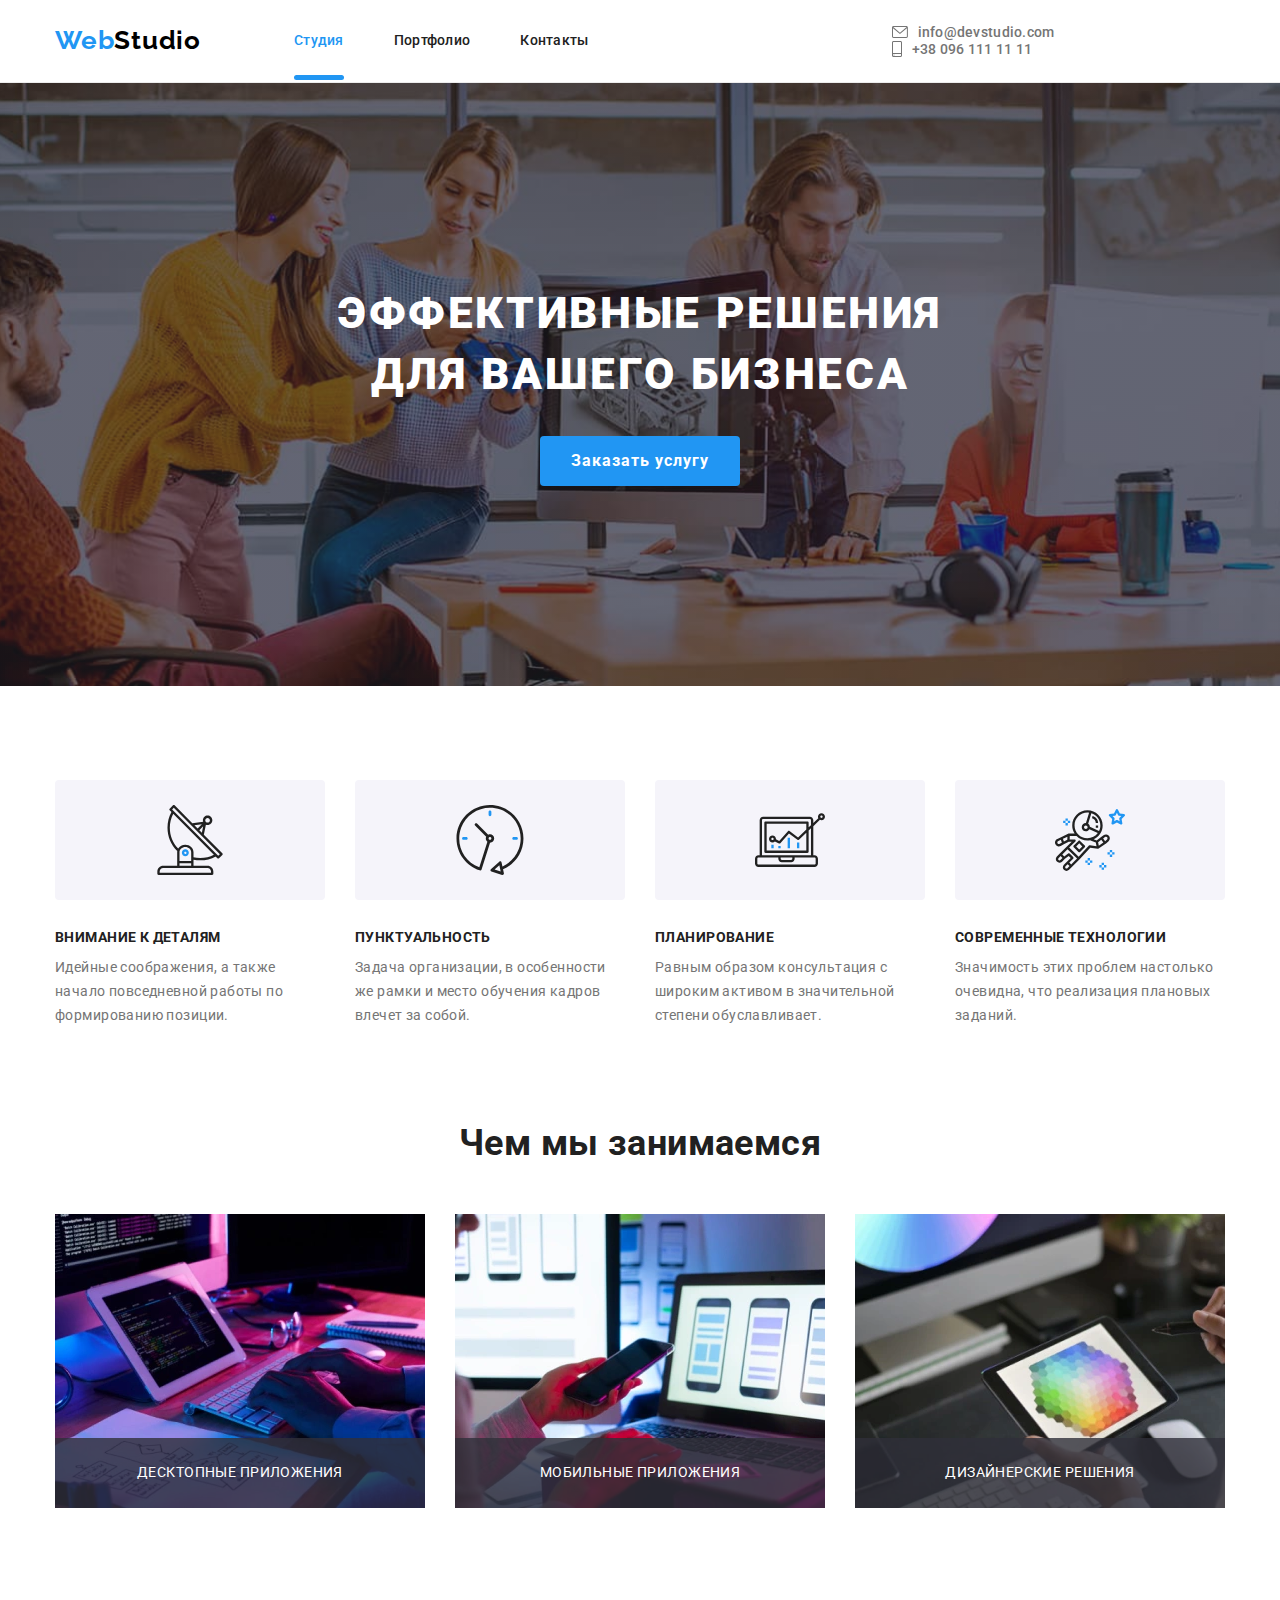
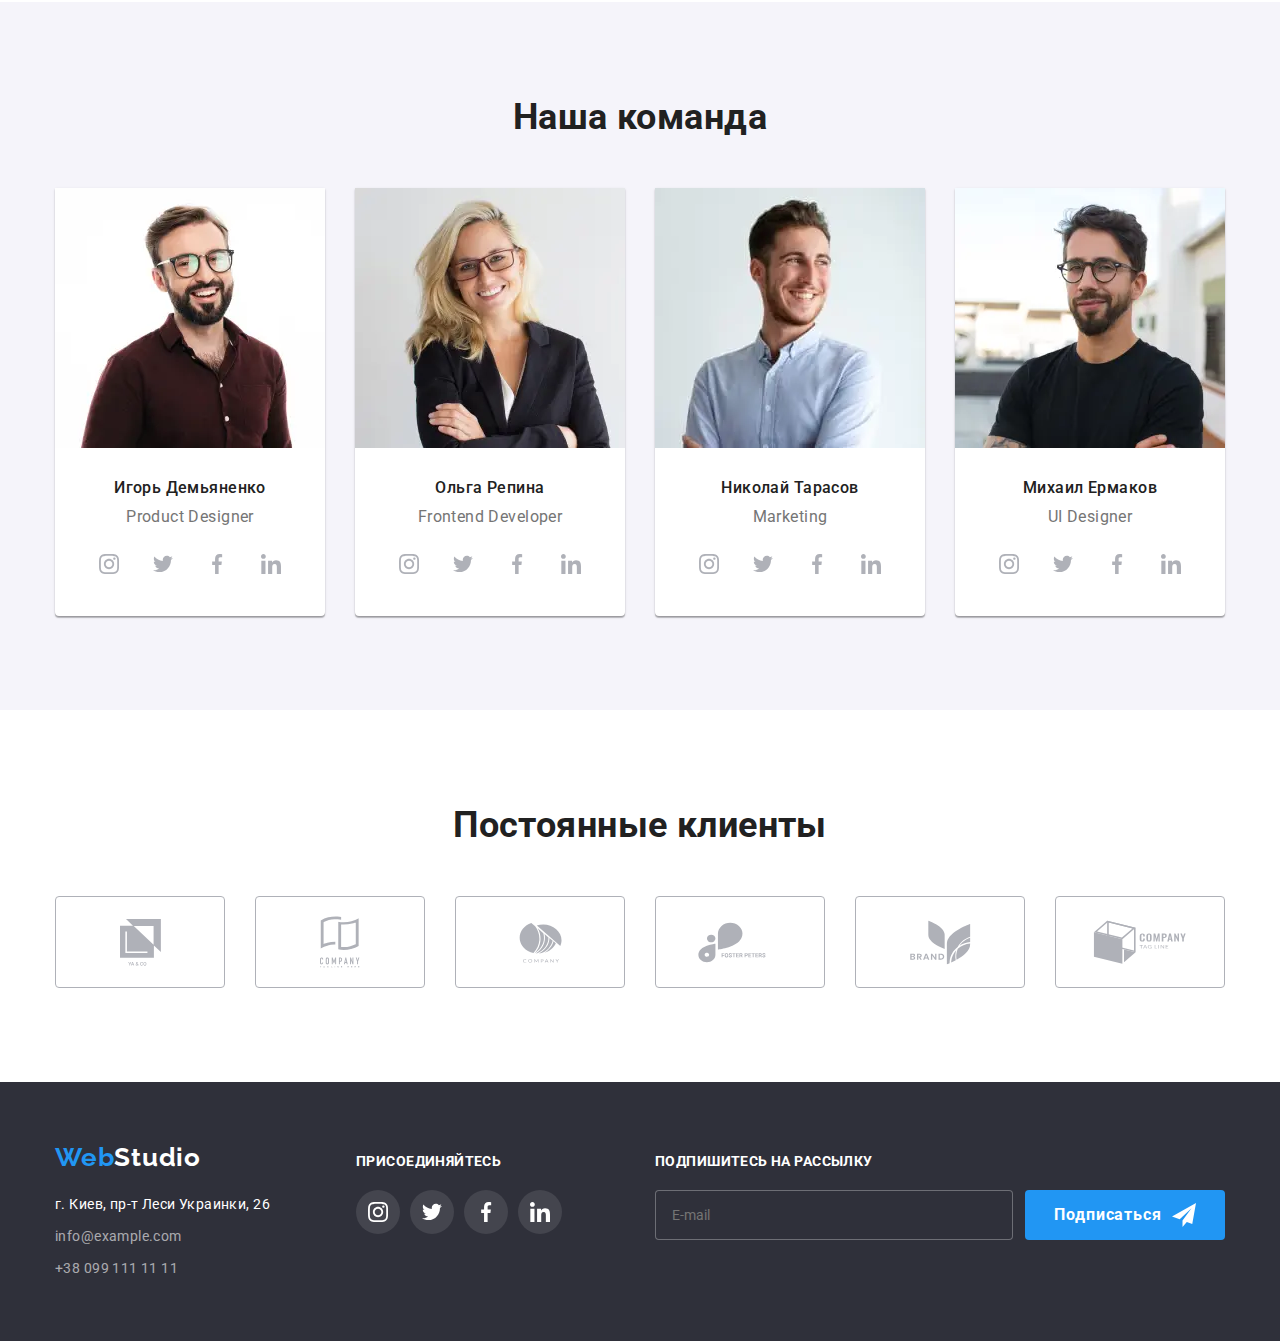
<file: index.html>
<!DOCTYPE html>
<html lang="ru">

<head>
    <meta charset="UTF-8">
    <meta http-equiv="X-UA-Compatible" content="IE=edge">
    <meta name="viewport" content="width=device-width, initial-scale=1.0">
    <link rel="preconnect" href="https://fonts.googleapis.com">
    <link rel="preconnect" href="https://fonts.gstatic.com" crossorigin>
    <link
        href="https://fonts.googleapis.com/css2?family=Raleway:wght@700&family=Roboto:wght@400;500;700;900&display=swap"
        rel="stylesheet">
    <link rel="stylesheet" href="./css/main.min.css">
    <title>Web Studio</title>
</head>

<body>
    <!--Шапка-->
    <header class="header">
        <div class="container container--flex">
            <div class="header-menu">
                <a href="./index.html" class="logo link-style logo--hidden">
                    Web<span class="logo--darker">Studio</span>
                </a>
                <button type="button" class="menu-button" aria-expanded="false" data-menu-button
                    aria-controls="header-nav">
                    <svg width="40" height="40" aria-label="переключатель меню">

                        <use class="icon-cross" href="./images/sprite.svg#cross"></use>
                        <use class="icon-menu" href="./images/sprite.svg#menu"></use>

                    </svg>
                </button>
            </div>
            <div class="header-nav" id="header-nav" data-menu>
                <nav class="navigation">
                    <ul class="navigation__list list">
                        <li class="navigation__item"><a href="./index.html"
                                class="navigation__link link-style current">Студия</a></li>
                        <li class="navigation__item"><a href="./portfolio.html"
                                class="navigation__link link-style ">Портфолио</a></li>
                        <li class="navigation__item"><a href="#" class="navigation__link link-style">Контакты</a></li>
                    </ul>
                </nav>
                <ul class="contact list">
                    <li class="contact__item link-mail">
                        <a href="mailto:info@devstudio.com" class="contact__link link-style">
                            <svg class="contact__icon" width="16" height="12">
                                <use href="./images/sprite.svg#envelope"></use>
                            </svg>
                            info@devstudio.com
                        </a>
                    </li>
                    <li class="contact__item link-tel">
                        <a href="tel:+380961111111" class="contact__link link-style">
                            <svg class="contact__icon" width="10" height="16">
                                <use href="./images/sprite.svg#smartphone"></use>
                            </svg>+38 096 111 11 11
                        </a>
                    </li>
                </ul>
                <ul class="header-nav__social list">
                    <li class="header-nav__item">
                        <a href="#" class="header-nav__social--accent link-style">Instagram</a>
                    </li>
                    <li class="header-nav__item">
                        <a href="#" class="header-nav__social--accent link-style">Twitter</a>
                    </li>
                    <li class="header-nav__item">
                        <a href="#" class="header-nav__social--accent link-style">Facebook</a>
                    </li>
                    <li class="header-nav__item">
                        <a href="#" class="header-nav__social--accent link-style">LinkedIn</a>
                    </li>
                </ul>
            </div>
        </div>
    </header>
    <main>
        <!--Герой-->
        <section class="section-hero">
            <div class="section-hero__container container ">
                <h1 class="section-hero__title">Эффективные решения для вашего бизнеса</h1>
                <button data-modal-open type="button" class="button-hero btn">Заказать услугу</button>
            </div>
        </section>
        <!--Наші переваги-->
        <section class="section-advantages">
            <div class="container">
                <h2 class="section-advantages__title--hidden">Наші переваги</h2>
                <ul class="list-advantages list">
                    <li class="list-advantages__item">
                        <div class="list-advantages__box">
                            <svg class="list-advantages__icon" width="70" height="70">
                                <use href="./images/sprite.svg#antenna"></use>
                            </svg>
                        </div>
                        <h3 class="list-advantages__subtitle">Внимание к деталям</h3>
                        <p class="list-advantages__text">Идейные соображения, а также начало
                            повседневной работы по формированию позиции.</p>
                    </li>
                    <li class="list-advantages__item">
                        <div class="list-advantages__box">
                            <svg class="list-advantages__icon" width="70" height="70">
                                <use href="./images/sprite.svg#clock"></use>
                            </svg>
                        </div>
                        <h3 class="list-advantages__subtitle">Пунктуальность</h3>
                        <p class="list-advantages__text">Задача организации, в особенности же рамки
                            и место обучения кадров влечет за собой.</p>
                    </li>
                    <li class="list-advantages__item">
                        <div class="list-advantages__box">
                            <svg class="list-advantages__icon" width="70" height="70">
                                <use href="./images/sprite.svg#diagram"></use>
                            </svg>
                        </div>
                        <h3 class="list-advantages__subtitle">Планирование</h3>
                        <p class="list-advantages__text">Равным образом консультация с широким активом
                            в значительной степени обуславливает.</p>
                    </li>
                    <li class="list-advantages__item">
                        <div class="list-advantages__box">
                            <svg class="list-advantages__icon" width="70" height="70">
                                <use href="./images/sprite.svg#astronaut"></use>
                            </svg>
                        </div>
                        <h3 class="list-advantages__subtitle">Современные технологии</h3>
                        <p class="list-advantages__text">Значимость этих проблем настолько очевидна,
                            что реализация плановых заданий.</p>
                    </li>
                </ul>
            </div>
        </section>
        <!--Чем мы занимаемся-->
        <section class="section-work">
            <div class="container">
                <h2 class="container__title">Чем мы занимаемся</h2>
                <div class="block-work">
                    <a href="./index.html">
                        <img src="images/img.webp" alt="" width="370">
                        <p class="block-work__label">Десктопные приложения</p>
                    </a>
                    <a href="./index.html">
                        <img src="images/img1.webp" alt="" width="370">
                        <p class="block-work__label">Мобильные приложения</p>
                    </a>
                    <a href="./index.html">
                        <img src="images/img2.webp" alt="" width="370">
                        <p class="block-work__label">Дизайнерские решения</p>
                    </a>
                </div>
            </div>
        </section>
        <!--Наша команда-->
        <section class="section-team">
            <div class="container">
                <h2 class="container__title">Наша команда</h2>
                <ul class="list-team list">
                    <li class="list-team__card">
                        <picture>
                            <source srcset="
                                        images/mobile-img/team-img/img3.webp,
                                        images/mobile-img/team-img/img3@2x.webp 2x
                                        " media="(max-width: 767px)" type="image/webp">
                            <source srcset="
                                        images/mobile-img/team-img/img3.jpg,
                                        images/mobile-img/team-img/img3@2x.jpg 2x
                                        " media="(max-width: 767px)">
                            <source srcset="
                                        images/desktop-img/team-img/img3.webp,
                                        images/desktop-img/team-img/img3@2x.webp 2x
                                        " media="(min-width: 1200px)" type="image/webp">
                            <source srcset="
                                        images/desktop-img/team-img/img3.jpg,
                                        images/desktop-img/team-img/img3@2x.jpg 2x
                                        " media="(min-width: 1200px)">
                            <source srcset="
                                        images/tablet-img/team-img/img3.webp,
                                        images/tablet-img/team-img/img3@2x.webp 2x
                                        " media="(min-width: 768px)" type="image/webp">
                            <source srcset="
                                        images/tablet-img/team-img/img3.jpg,
                                        images/tablet-img/team-img/img3@2x.jpg 2x
                                        " media="(min-width: 768px)">

                            <img src="images/desktop-img/team-img/img3.jpg" alt="русявий хлопець в окулярах з бородою">
                        </picture>

                        <div class="member-card">
                            <h3 class="member-card__title">Игорь Демьяненко</h3>
                            <p>Product Designer</p>
                            <div class="member-card__box">
                                <ul class="lists-networks list">
                                    <li class="lists-networks__item">
                                        <a href="" class="lists-networks__link" aria-label="instagram">
                                            <svg class="lists-networks__icon" width="20" height="20">
                                                <use href="./images/sprite.svg#instagram"></use>
                                            </svg>
                                        </a>
                                    </li>
                                    <li class="lists-networks__item">
                                        <a href="" class="lists-networks__link" aria-label="twitter">
                                            <svg class="lists-networks__icon" width="20" height="20">
                                                <use href="./images/sprite.svg#twitter"></use>
                                            </svg>
                                        </a>
                                    </li>
                                    <li class="lists-networks__item">
                                        <a href="" class="lists-networks__link" aria-label="facebook">
                                            <svg class="lists-networks__icon" width="20" height="20">
                                                <use href="./images/sprite.svg#facebook">
                                                </use>
                                            </svg>
                                        </a>
                                    </li>
                                    <li class="lists-networks__item">
                                        <a href="" class="lists-networks__link" aria-label="linkedin">
                                            <svg class="lists-networks__icon" width="20" height="20">
                                                <use href="./images/sprite.svg#linkedin"></use>
                                            </svg>
                                        </a>
                                    </li>
                                </ul>
                            </div>
                        </div>
                    </li>

                    <li class="list-team__card">
                        <picture>
                            <source srcset="
                                        images/mobile-img/team-img/img4.webp,
                                        images/mobile-img/team-img/img4@2x.webp 2x
                                        " media="(max-width: 767px)" type="image/webp">
                            <source srcset="
                                        images/mobile-img/team-img/img4.jpg,
                                        images/mobile-img/team-img/img4@2x.jpg 2x
                                        " media="(max-width: 767px)">
                            <source srcset="
                                        images/desktop-img/team-img/img4.webp,
                                        images/desktop-img/team-img/img4@2x.webp 2x
                                        " media="(min-width: 1200px)" type="image/webp">
                            <source srcset="
                                        images/desktop-img/team-img/img4.jpg,
                                        images/desktop-img/team-img/img4@2x.jpg 2x
                                        " media="(min-width: 1200px)">
                            <source srcset="
                                        images/tablet-img/team-img/img4.webp,
                                        images/tablet-img/team-img/img4@2x.webp 2x
                                        " media="(min-width: 768px)" type="image/webp">
                            <source srcset="
                                        images/tablet-img/team-img/img4.jpg,
                                        images/tablet-img/team-img/img4@2x.jpg 2x
                                        " media="(min-width: 768px)">

                            <img src="images/desktop-img/team-img/img4.jpg"
                                alt="дівчина в діловому костюмі і окулярах посміхається">
                        </picture>
                        <div class="member-card">
                            <h3 class="member-card__title">Ольга Репина</h3>
                            <p>Frontend Developer</p>
                            <div class="member-card__box">
                                <ul class="lists-networks list">
                                    <li class="lists-networks__item">
                                        <a href="" class="lists-networks__link" aria-label="instagram">
                                            <svg class="lists-networks__icon" width="20" height="20">
                                                <use href="./images/sprite.svg#instagram"></use>
                                            </svg>
                                        </a>
                                    </li>
                                    <li class="lists-networks__item">
                                        <a href="" class="lists-networks__link" aria-label="twitter">
                                            <svg class="lists-networks__icon" width="20" height="20">
                                                <use href="./images/sprite.svg#twitter"></use>
                                            </svg>
                                        </a>
                                    </li>
                                    <li class="lists-networks__item">
                                        <a href="" class="lists-networks__link" aria-label="facebook">
                                            <svg class="lists-networks__icon" width="20" height="20">
                                                <use href="./images/sprite.svg#facebook">
                                                </use>
                                            </svg>
                                        </a>
                                    </li>
                                    <li class="lists-networks__item">
                                        <a href="" class="lists-networks__link" aria-label="linkedin">
                                            <svg class="lists-networks__icon" width="20" height="20">
                                                <use href="./images/sprite.svg#linkedin"></use>
                                            </svg>
                                        </a>
                                    </li>
                                </ul>
                            </div>
                        </div>
                    </li>

                    <li class="list-team__card">
                        <picture>
                            <source srcset="
                                        images/mobile-img/team-img/img5.webp,
                                        images/mobile-img/team-img/img5@2x.webp 2x
                                        " media="(max-width: 767px)" type="image/webp">
                            <source srcset="
                                        images/mobile-img/team-img/img5.jpg,
                                        images/mobile-img/team-img/img5@2x.jpg 2x
                                        " media="(max-width: 767px)">
                            <source srcset="
                                        images/desktop-img/team-img/img5.webp,
                                        images/desktop-img/team-img/img5@2x.webp 2x
                                        " media="(min-width: 1200px)" type="image/webp">
                            <source srcset="
                                        images/desktop-img/team-img/img5.jpg,
                                        images/desktop-img/team-img/img5@2x.jpg 2x
                                        " media="(min-width: 1200px)">
                            <source srcset="
                                        images/tablet-img/team-img/img5.webp,
                                        images/tablet-img/team-img/img5@2x.webp 2x
                                        " media="(min-width: 768px)" type="image/webp">
                            <source srcset="
                                        images/tablet-img/team-img/img5.jpg,
                                        images/tablet-img/team-img/img5@2x.jpg 2x
                                        " media="(min-width: 768px)">

                            <img src="images/desktop-img/team-img/img5.jpg"
                                alt="світлий хлопець в білій сорочці посміхається">
                        </picture>
                        <div class="member-card">
                            <h3 class="member-card__title">Николай Тарасов</h3>
                            <p>Marketing</p>
                            <div class="member-card__box">
                                <ul class="lists-networks list">
                                    <li class="lists-networks__item">
                                        <a href="" class="lists-networks__link" aria-label="instagram">
                                            <svg class="lists-networks__icon" width="20" height="20">
                                                <use href="./images/sprite.svg#instagram"></use>
                                            </svg>
                                        </a>
                                    </li>
                                    <li class="lists-networks__item">
                                        <a href="" class="lists-networks__link" aria-label="twitter">
                                            <svg class="lists-networks__icon" width="20" height="20">
                                                <use href="./images/sprite.svg#twitter"></use>
                                            </svg>
                                        </a>
                                    </li>
                                    <li class="lists-networks__item">
                                        <a href="" class="lists-networks__link" aria-label="facebook">
                                            <svg class="lists-networks__icon" width="20" height="20">
                                                <use href="./images/sprite.svg#facebook">
                                                </use>
                                            </svg>
                                        </a>
                                    </li>
                                    <li class="lists-networks__item">
                                        <a href="" class="lists-networks__link" aria-label="linkedin">
                                            <svg class="lists-networks__icon" width="20" height="20">
                                                <use href="./images/sprite.svg#linkedin"></use>
                                            </svg>
                                        </a>
                                    </li>
                                </ul>
                            </div>
                        </div>
                    </li>

                    <li class="list-team__card">
                        <picture>
                            <source srcset="
                                        images/mobile-img/team-img/img6.webp,
                                        images/mobile-img/team-img/img6@2x.webp 2x
                                        " media="(max-width: 767px)" type="image/webp">
                            <source srcset="
                                        images/mobile-img/team-img/img6.jpg,
                                        images/mobile-img/team-img/img6@2x.jpg 2x
                                        " media="(max-width: 767px)">
                            <source srcset="
                                        images/desktop-img/team-img/img6.webp,
                                        images/desktop-img/team-img/img6@2x.webp 2x
                                        " media="(min-width: 1200px)" type="image/webp">
                            <source srcset="
                                        images/desktop-img/team-img/img6.jpg,
                                        images/desktop-img/team-img/img6@2x.jpg 2x
                                        " media="(min-width: 1200px)">
                            <source srcset="
                                        images/tablet-img/team-img/img6.webp,
                                        images/tablet-img/team-img/img6@2x.webp 2x
                                        " media="(min-width: 768px)" type="image/webp">
                            <source srcset="
                                        images/tablet-img/team-img/img6.jpg,
                                        images/tablet-img/team-img/img6@2x.jpg 2x
                                        " media="(min-width: 768px)">

                            <img src="images/desktop-img/team-img/img6.jpg" alt="хлопець шатен в окулярах з бородою">
                        </picture>
                        <div class="member-card">
                            <h3 class="member-card__title">Михаил Ермаков</h3>
                            <p>UI Designer</p>
                            <div class="member-card__box">
                                <ul class="lists-networks list">
                                    <li class="lists-networks__item">
                                        <a href="" class="lists-networks__link" aria-label="instagram">
                                            <svg class="lists-networks__icon" width="20" height="20">
                                                <use href="./images/sprite.svg#instagram"></use>
                                            </svg>
                                        </a>
                                    </li>
                                    <li class="lists-networks__item">
                                        <a href="" class="lists-networks__link" aria-label="twitter">
                                            <svg class="lists-networks__icon" width="20" height="20">
                                                <use href="./images/sprite.svg#twitter"></use>
                                            </svg>
                                        </a>
                                    </li>
                                    <li class="lists-networks__item">
                                        <a href="" class="lists-networks__link" aria-label="facebook">
                                            <svg class="lists-networks__icon" width="20" height="20">
                                                <use href="./images/sprite.svg#facebook">
                                                </use>
                                            </svg>
                                        </a>
                                    </li>
                                    <li class="lists-networks__item">
                                        <a href="" class="lists-networks__link" aria-label="linkedin">
                                            <svg class="lists-networks__icon" width="20" height="20">
                                                <use href="./images/sprite.svg#linkedin"></use>
                                            </svg>
                                        </a>
                                    </li>
                                </ul>
                            </div>
                        </div>
                    </li>
                </ul>
            </div>
        </section>
        <!--COMPANY-->
        <section class="company">
            <div class="container">
                <h2 class="container__title">Постоянные клиенты</h2>
                <div class="box-company">
                    <ul class="list-company list">
                        <li class="list-company__item">
                            <a href="" class="list-company__link">
                                <svg class="list-company__icon" width="41" height="47">
                                    <use href="./images/sprite.svg#client1"></use>
                                </svg>
                            </a>
                        </li>
                        <li class="list-company__item">
                            <a href="" class="list-company__link">
                                <svg class="list-company__icon" width="40" height="52">
                                    <use href="./images/sprite.svg#client2"></use>
                                </svg>
                            </a>
                        </li>
                        <li class="list-company__item">
                            <a href="" class="list-company__link">
                                <svg class="list-company__icon" width="43" height="41">
                                    <use href="./images/sprite.svg#client3"></use>
                                </svg>
                            </a>
                        </li>
                        <li class="list-company__item">
                            <a href="" class="list-company__link">
                                <svg class="list-company__icon" width="84" height="41">
                                    <use href="./images/sprite.svg#client4"></use>
                                </svg>
                            </a>
                        </li>
                        <li class="list-company__item">
                            <a href="" class="list-company__link">
                                <svg class="list-company__icon" width="63" height="45">
                                    <use href="./images/sprite.svg#client5"></use>
                                </svg>
                            </a>
                        </li>
                        <li class="list-company__item">
                            <a href="" class="list-company__link">
                                <svg class="list-company__icon" width="94" height="44">
                                    <use href="./images/sprite.svg#client6"></use>
                                </svg>
                            </a>
                        </li>
                    </ul>
                </div>
            </div>
        </section>
    </main>
    <!--Футер-->
    <footer class="footer">
        <div class="container footer__container">
            <div class="footer__address">
                <div class="bock-logo footer__logo">
                    <a href="./index.html" class="bock-logo__link logo link-style">
                        Web<span class="bock-logo__link--lighter">Studio</span>
                    </a>
                </div>

                <address class="addr">
                    <ul class="list-address list">
                        <li class="list-address__item">
                            <span class="list-address__item--lighter">г. Киев, пр-т Леси Украинки, 26</span>
                        </li>
                        <li class="list-address__item"><a href="mailto:info@example.com"
                                class="list-address__item--darker link-style">info@example.com</a>
                        </li>
                        <li class="list-address__item"><a href="tel:+380991111111"
                                class="list-address__item--darker link-style">+38 099 111 11 11</a>
                        </li>
                    </ul>
                </address>
            </div>
            <div class="block-social footer__social">
                <h3 class="block-social__title ">присоединяйтесь</h3>
                <ul class="lists-networks list">
                    <li class="lists-networks__item">
                        <a href="" class="lists-networks__link lists-networks__link--dark" aria-label="instagram">
                            <svg class="lists-networks__icon lists-networks__icon--light" width="20" height="20">
                                <use href="./images/sprite.svg#instagram"></use>
                            </svg>
                        </a>
                    </li>
                    <li class="lists-networks__item">
                        <a href="" class="lists-networks__link lists-networks__link--dark" aria-label="twitter">
                            <svg class="lists-networks__icon lists-networks__icon--light" width="20" height="20">
                                <use href="./images/sprite.svg#twitter"></use>
                            </svg>
                        </a>
                    </li>
                    <li class="lists-networks__item">
                        <a href="" class="lists-networks__link lists-networks__link--dark" aria-label="facebook">
                            <svg class="lists-networks__icon lists-networks__icon--light" width="20" height="20">
                                <use href="./images/sprite.svg#facebook">
                                </use>
                            </svg>
                        </a>
                    </li>
                    <li class="lists-networks__item">
                        <a href="" class="lists-networks__link lists-networks__link--dark" aria-label="linkedin">
                            <svg class="lists-networks__icon lists-networks__icon--light" width="20" height="20">
                                <use href="./images/sprite.svg#linkedin"></use>
                            </svg>
                        </a>
                    </li>
                </ul>
            </div>
            <div class="footer__mailing">
                <form class="form-mailing">
                    <label for="E-mail" class="form-mailing__label">Подпишитесь на рассылку</label>
                    <div class="form-mailing__box">
                        <input type="email" name="email" id="E-mail" class="form-mailing__input" placeholder="E-mail"
                            required>
                        <button type="submit" class="button-mailing btn">
                            <span class="button-mailing__text">Подписаться</span>
                            <svg width="24" height="24" class="button-mailing__icon">
                                <use href="./images/sprite.svg#icon-send"></use>
                            </svg>
                        </button>
                    </div>
                </form>
            </div>
        </div>
    </footer>
    <!-- BACKDROP -->
    <div class="backdrop backdrop--hidden" data-modal>
        <div class="modal">
            <button data-modal-close type="button" class="btn-close">
                <svg class="btn-close__icon" width="11" height="11">
                    <use href="./images/sprite.svg#close"></use>
                </svg>
            </button>
            <b class="modal__legend">Оставьте свои данные, мы вам перезвоним</b>
            <form class="form-modal">
                <div class="form-modal__field">
                    <label for="inp-name" class="form-modal__label">Имя</label>
                    <div class="form-modal__thumb">
                        <input type="text" name="text" id="inp-name" class="field" required>
                        <svg class="field__icon" width="18" height="18">
                            <use href="./images/sprite.svg#input-name"></use>
                        </svg>
                    </div>
                </div>
                <div class="form-modal__field">
                    <label for="inp-tel" class="form-modal__label">Телефон</label>
                    <div class="form-modal__thumb">
                        <input type="tel" name="tel" id="inp-tel" class="field" required>
                        <svg class="field__icon" width="18" height="18">
                            <use href="./images/sprite.svg#input-tel"></use>
                        </svg>
                    </div>
                </div>
                <div class="form-modal__field">
                    <label for="inp-mail" class="form-modal__label">Почта</label>
                    <div class="form-modal__thumb">
                        <input type="email" name="email" id="inp-mail" class="field" required>
                        <svg class="field__icon" width="18" height="18">
                            <use href="./images/sprite.svg#input-mail"></use>
                        </svg>
                    </div>
                </div>
                <div class="form-modal__field ">
                    <label for="comment" class="form-modal__label">Комментарий</label>
                    <textarea name="comment" id="comment" class="textarea" rows="7"
                        placeholder="Введите текст"></textarea>
                </div>
                <div class="modal__contract">
                    <label for="inp-contract" class="label-checkbox">
                        <input type="checkbox" name="checkbox-contract" id="inp-contract" class="label-checkbox__input">
                        <span class="label-checkbox__check"></span>
                    </label>
                    <span class="label-checkbox__contract">Соглашаюсь с рассылкой и принимаю
                        <a href="https://uk.wikipedia.org/wiki/Договір" class="label-checkbox__link link-style">Условия
                            договора</a>
                    </span>
                </div>
                <button type="submit" class="btn-submit btn">Отправить</button>
            </form>
        </div>
    </div>
    <script src="./js/modal.js"></script>
    <script src="./js/headerMenu.js"></script>
</body>

</html>
</file>
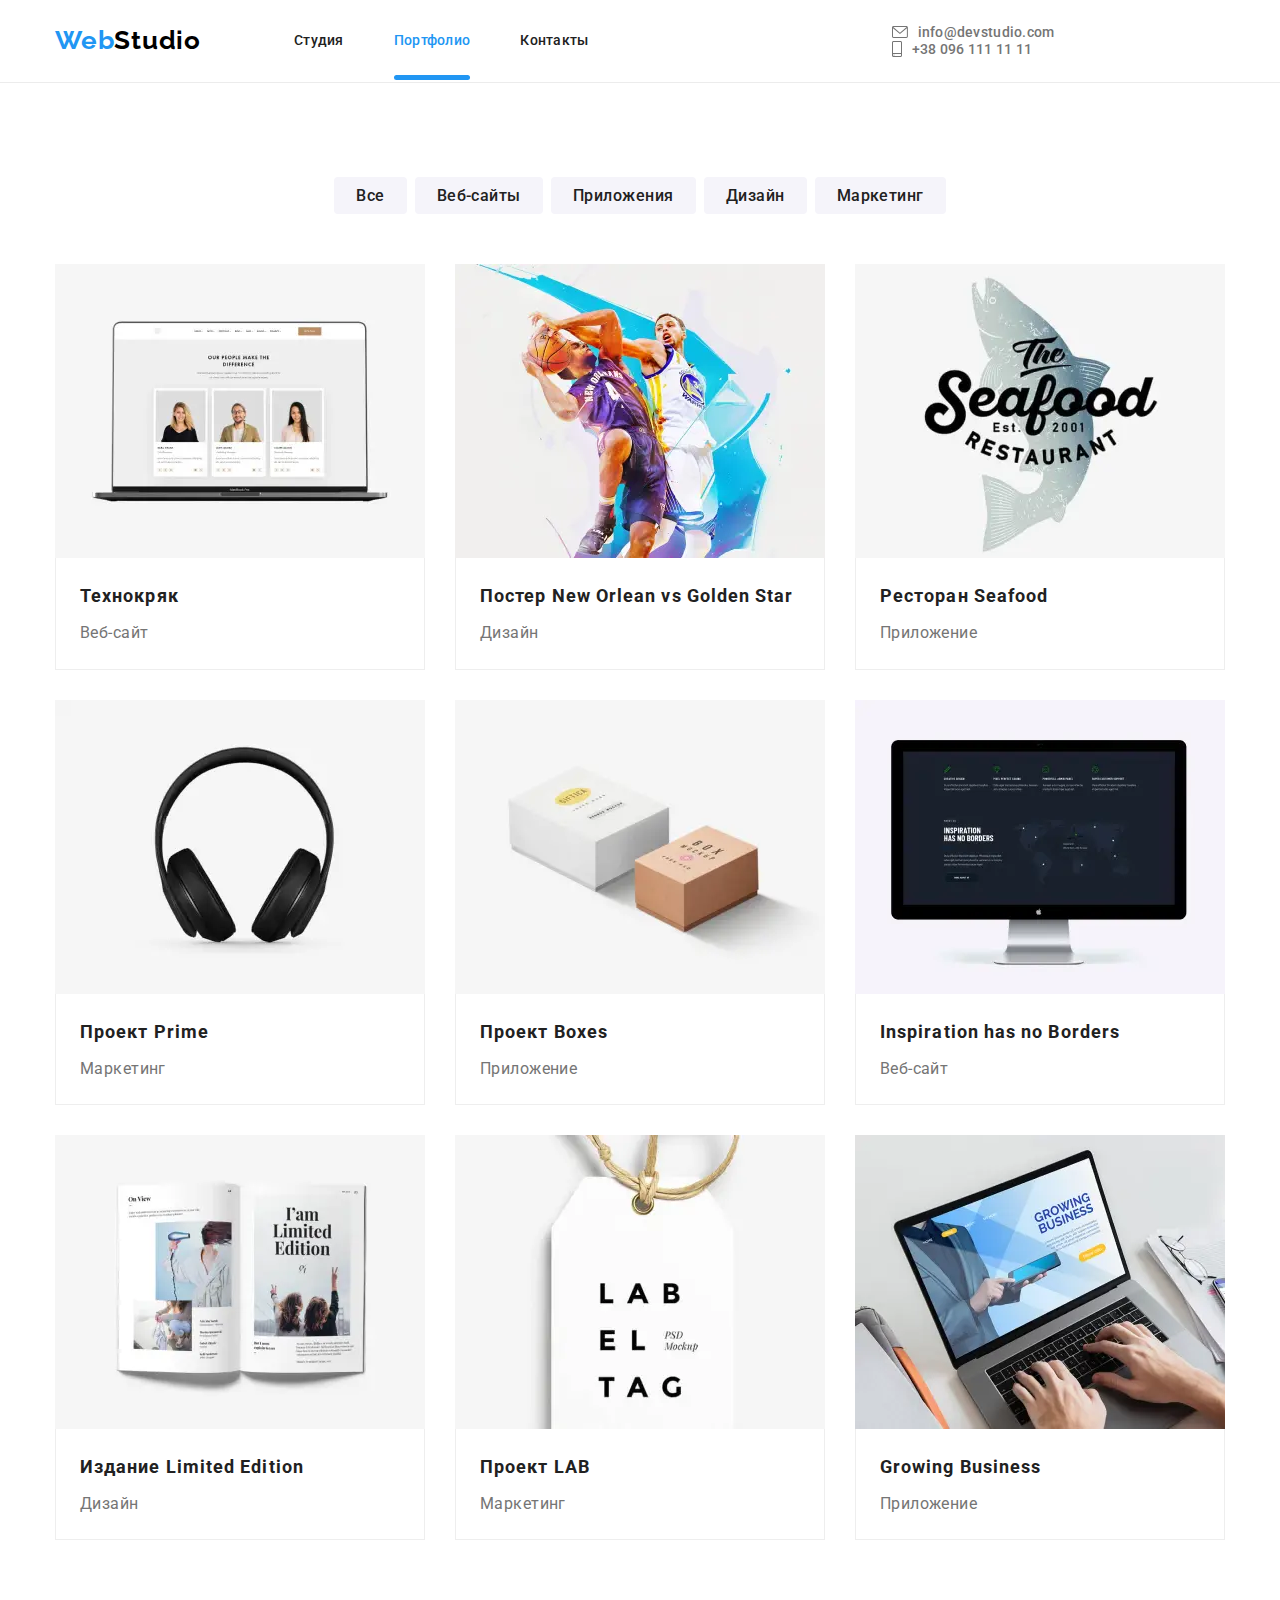
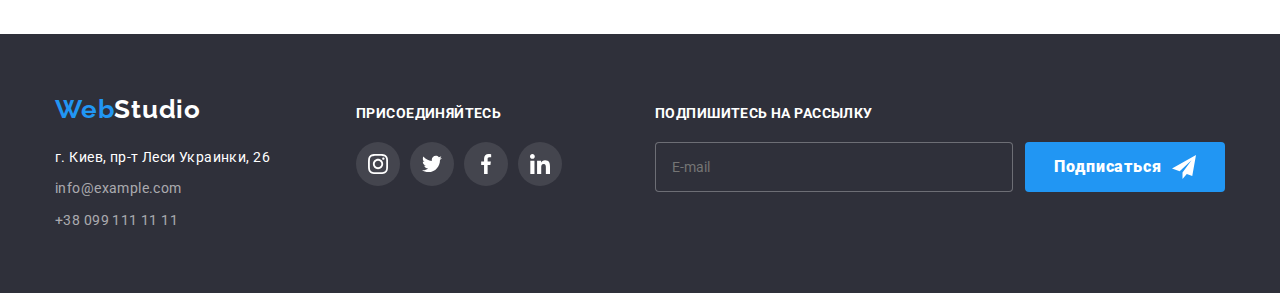
<file: portfolio.html>
<!DOCTYPE html>
<html lang="ru">

<head>
    <meta charset="UTF-8">
    <meta http-equiv="X-UA-Compatible" content="IE=edge">
    <meta name="viewport" content="width=device-width, initial-scale=1.0">
    <link rel="preconnect" href="https://fonts.googleapis.com">
    <link rel="preconnect" href="https://fonts.gstatic.com" crossorigin>
    <link
        href="https://fonts.googleapis.com/css2?family=Raleway:wght@700&family=Roboto:wght@400;500;700;900&display=swap"
        rel="stylesheet">
    <link rel="stylesheet" href="./css/portfolio.min.css">
    <title>Portfolio</title>
</head>

<body>
    <!--Шапка-->
    <header class="header">
        <div class="container container--flex">
            <div class="header-menu">
                <a href="./index.html" class="logo link-style logo--hidden">
                    Web<span class="logo--darker">Studio</span>
                </a>
                <button type="button" class="menu-button" aria-expanded="false" data-menu-button
                    aria-controls="header-nav">
                    <svg width="40" height="40" aria-label="переключатель меню">

                        <use class="icon-cross" href="./images/sprite.svg#cross"></use>
                        <use class="icon-menu" href="./images/sprite.svg#menu"></use>

                    </svg>
                </button>
            </div>
            <div class="header-nav" id="header-nav" data-menu>
                <nav class="navigation">
                    <ul class="navigation__list list">
                        <li class="navigation__item"><a href="./index.html"
                                class="navigation__link link-style ">Студия</a></li>
                        <li class="navigation__item"><a href="./portfolio.html"
                                class="navigation__link link-style current">Портфолио</a></li>
                        <li class="navigation__item"><a href="#" class="navigation__link link-style">Контакты</a></li>
                    </ul>
                </nav>
                <ul class="contact list">
                    <li class="contact__item link-mail">
                        <a href="mailto:info@devstudio.com" class="contact__link link-style">
                            <svg class="contact__icon" width="16" height="12">
                                <use href="./images/sprite.svg#envelope"></use>
                            </svg>
                            info@devstudio.com
                        </a>
                    </li>
                    <li class="contact__item link-tel">
                        <a href="tel:+380961111111" class="contact__link link-style">
                            <svg class="contact__icon" width="10" height="16">
                                <use href="./images/sprite.svg#smartphone"></use>
                            </svg>+38 096 111 11 11
                        </a>
                    </li>
                </ul>
                <ul class="header-nav__social list">
                    <li class="header-nav__item"><a href="#" class="header-nav__social--accent link-style">Instagram</a>
                    </li>
                    <li class="header-nav__item"><a href="#" class="header-nav__social--accent link-style">Twitter</a>
                    </li>
                    <li class="header-nav__item"><a href="#" class="header-nav__social--accent link-style">Facebook</a>
                    </li>
                    <li class="header-nav__item"><a href="#" class="header-nav__social--accent link-style">LinkedIn</a>
                    </li>
                </ul>
            </div>
        </div>
    </header>
    <main>
        <section class="section-portfolio">
            <div class="container">
                <h1 class="section-portfolio__title--hidden">Портфолио</h1>
                <!-- Фільтр -->
                <ul class="list-filter section-portfolio__filter list">
                    <li class="list-filter__item"><button type="button" class="button-filter">Все</button></li>
                    <li class="list-filter__item"><button type="button" class="button-filter">Веб-сайты</button></li>
                    <li class="list-filter__item"><button type="button" class="button-filter">Приложения</button></li>
                    <li class="list-filter__item"><button type="button" class="button-filter">Дизайн</button></li>
                    <li class="list-filter__item"><button type="button" class="button-filter">Маркетинг</button></li>
                </ul>
                <!-- список набору -->
                <ul class="list-cadrs section-portfolio__cadrs list">
                    <li class="list-cadrs__item">
                        <a href="" class="list-cadrs__link link-style">
                            <div class="box-overlay">
                                <picture>
                                    <source srcset="
                                            images/mobile-img/portfolio/img_p.webp,
                                            images/mobile-img/portfolio/img_p@2x.webp 2x
                                            " media="(max-width: 767px)" type="image/webp">
                                    <source srcset="
                                            images/mobile-img/portfolio/img_p.jpg,
                                            images/mobile-img/portfolio/img_p@2x.jpg 2x
                                            " media="(max-width: 767px)">
                                    <source srcset="
                                            images/desktop-img/portfolio/img_p.webp,
                                            images/desktop-img/portfolio/img_p@2x.webp 2x
                                            " media="(min-width: 1200px)" type="image/webp">
                                    <source srcset="
                                            images/desktop-img/portfolio/img_p.jpg,
                                            images/desktop-img/portfolio/img_p@2x.jpg 2x
                                            " media="(min-width: 1200px)">
                                    <source srcset="
                                            images/tablet-img/portfolio/img_p.webp,
                                            images/tablet-img/portfolio/img_p@2x.webp 2x
                                            " media="(min-width: 768px)" type="image/webp">
                                    <source srcset="
                                            images/tablet-img/portfolio/img_p.jpg,
                                            images/tablet-img/portfolio/img_p@2x.jpg 2x
                                            " media="(min-width: 768px)">


                                    <img src="./images/img_p.webp" alt="">
                                </picture>

                                <div class="overlay-portfolio">
                                    <p class="overlay-portfolio__text">Технокряк это современная площадка
                                        распространения
                                        коронавируса. Компании используют эту платформу для
                                        цифрового шпионажа и атак на защищённые
                                        сервера конкурентов.
                                    </p>
                                </div>
                            </div>
                            <div class="subtitle-content">
                                <h2 class="list-cadrs__subtitle">Технокряк</h2>
                                <p class="list-cadrs__description">Веб-сайт</p>
                            </div>
                        </a>
                    </li>
                    <li class="list-cadrs__item">
                        <a href="" class="list-cadrs__link link-style">
                            <div class="box-overlay">
                                <picture>
                                    <source srcset="
                                            images/mobile-img/portfolio/img_p1.webp,
                                            images/mobile-img/portfolio/img_p1@2x.webp 2x
                                            " media="(max-width: 767px)" type="image/webp">
                                    <source srcset="
                                            images/mobile-img/portfolio/img_p1.jpg,
                                            images/mobile-img/portfolio/img_p1@2x.jpg 2x
                                            " media="(max-width: 767px)">
                                    <source srcset="
                                            images/desktop-img/portfolio/img_p1.webp,
                                            images/desktop-img/portfolio/img_p1@2x.webp 2x
                                            " media="(min-width: 1200px)" type="image/webp">
                                    <source srcset="
                                            images/desktop-img/portfolio/img_p1.jpg,
                                            images/desktop-img/portfolio/img_p1@2x.jpg 2x
                                            " media="(min-width: 1200px)">
                                    <source srcset="
                                            images/tablet-img/portfolio/img_p1.webp,
                                            images/tablet-img/portfolio/img_p1@2x.webp 2x
                                            " media="(min-width: 768px)" type="image/webp">
                                    <source srcset="
                                            images/tablet-img/portfolio/img_p1.jpg,
                                            images/tablet-img/portfolio/img_p1@2x.jpg 2x
                                            " media="(min-width: 768px)">
                                    <img src="./images/img_p1.webp" alt="">
                                </picture>

                                <div class="overlay-portfolio">
                                    <p>Технокряк это современная площадка распространения
                                        коронавируса. Компании используют эту платформу для
                                        цифрового шпионажа и атак на защищённые
                                        сервера конкурентов.</p>
                                </div>
                            </div>
                            <div class="subtitle-content">
                                <h2 class="list-cadrs__subtitle">Постер New Orlean vs Golden Star</h2>
                                <p class="list-cadrs__description">Дизайн</p>
                            </div>
                        </a>
                    </li>
                    <li class="list-cadrs__item">
                        <a href="" class="list-cadrs__link link-style">
                            <div class="box-overlay">
                                <picture>
                                    <source srcset="
                                            images/mobile-img/portfolio/img_p2.webp,
                                            images/mobile-img/portfolio/img_p2@2x.webp 2x
                                            " media="(max-width: 767px)" type="image/webp">
                                    <source srcset="
                                            images/mobile-img/portfolio/img_p2.jpg,
                                            images/mobile-img/portfolio/img_p2@2x.jpg 2x
                                            " media="(max-width: 767px)">
                                    <source srcset="
                                            images/desktop-img/portfolio/img_p2.webp,
                                            images/desktop-img/portfolio/img_p2@2x.webp 2x
                                            " media="(min-width: 1200px)" type="image/webp">
                                    <source srcset="
                                            images/desktop-img/portfolio/img_p2.jpg,
                                            images/desktop-img/portfolio/img_p2@2x.jpg 2x
                                            " media="(min-width: 1200px)">
                                    <source srcset="
                                            images/tablet-img/portfolio/img_p2.webp,
                                            images/tablet-img/portfolio/img_p2@2x.webp 2x
                                            " media="(min-width: 768px)" type="image/webp">
                                    <source srcset="
                                            images/tablet-img/portfolio/img_p2.jpg,
                                            images/tablet-img/portfolio/img_p2@2x.jpg 2x
                                            " media="(min-width: 768px)">

                                    <img src="./images/img_p2.webp" alt="">
                                </picture>

                                <div class="overlay-portfolio">
                                    <p>Технокряк это современная площадка распространения
                                        коронавируса. Компании используют эту платформу для
                                        цифрового шпионажа и атак на защищённые
                                        сервера конкурентов.</p>
                                </div>
                            </div>
                            <div class="subtitle-content">
                                <h2 class="list-cadrs__subtitle">Ресторан Seafood</h2>
                                <p class="list-cadrs__description">Приложение</p>
                            </div>
                        </a>
                    </li>
                    <li class="list-cadrs__item">
                        <a href="" class="list-cadrs__link link-style">
                            <div class="box-overlay">
                                <picture>
                                    <source srcset="
                                            images/mobile-img/portfolio/img_p3.webp,
                                            images/mobile-img/portfolio/img_p3@2x.webp 2x
                                            " media="(max-width: 767px)" type="image/webp">
                                    <source srcset="
                                            images/mobile-img/portfolio/img_p3.jpg,
                                            images/mobile-img/portfolio/img_p3@2x.jpg 2x
                                            " media="(max-width: 767px)">
                                    <source srcset="
                                            images/desktop-img/portfolio/img_p3.webp,
                                            images/desktop-img/portfolio/img_p3@2x.webp 2x
                                            " media="(min-width: 1200px)" type="image/webp">
                                    <source srcset="
                                            images/desktop-img/portfolio/img_p3.jpg,
                                            images/desktop-img/portfolio/img_p3@2x.jpg 2x
                                            " media="(min-width: 1200px)">
                                    <source srcset="
                                            images/tablet-img/portfolio/img_p3.webp,
                                            images/tablet-img/portfolio/img_p3@2x.webp 2x
                                            " media="(min-width: 768px)" type="image/webp">
                                    <source srcset="
                                            images/tablet-img/portfolio/img_p3.jpg,
                                            images/tablet-img/portfolio/img_p3@2x.jpg 2x
                                            " media="(min-width: 768px)">

                                    <img src="./images/img_p3.webp" alt="">
                                </picture>

                                <div class="overlay-portfolio">
                                    <p>Технокряк это современная площадка распространения
                                        коронавируса. Компании используют эту платформу для
                                        цифрового шпионажа и атак на защищённые
                                        сервера конкурентов.</p>
                                </div>
                            </div>
                            <div class="subtitle-content">
                                <h2 class="list-cadrs__subtitle">Проект Prime</h2>
                                <p class="list-cadrs__description">Маркетинг</p>
                            </div>
                        </a>
                    </li>
                    <li class="list-cadrs__item">
                        <a href="" class="list-cadrs__link link-style">
                            <div class="box-overlay">
                                <picture>
                                    <source srcset="
                                            ./images/mobile-img/portfolio/img_p4.webp,
                                            ./images/mobile-img/portfolio/img_p4@2x.webp 2x
                                            " media="(max-width: 767px)" type="image/webp">
                                    <source srcset="
                                            ./images/mobile-img/portfolio/img_p4.jpg,
                                            ./images/mobile-img/portfolio/img_p4@2x.jpg 2x
                                            " media="(max-width: 767px)">
                                    <source srcset="
                                            ./images/desktop-img/portfolio/img_p4.webp,
                                            ./images/desktop-img/portfolio/img_p4@2x.webp 2x
                                            " media="(min-width: 1200px)" type="image/webp">
                                    <source srcset="
                                            ./images/desktop-img/portfolio/img_p4.jpg,
                                            ./images/desktop-img/portfolio/img_p4@2x.jpg 2x
                                            " media="(min-width: 1200px)">
                                    <source srcset="
                                            ./images/tablet-img/portfolio/img_p4.webp,
                                            ./images/tablet-img/portfolio/img_p4@2x.webp 2x
                                            " media="(min-width: 768px)" type="image/webp">
                                    <source srcset="
                                            ./images/tablet-img/portfolio/img_p4.jpg,
                                            ./images/tablet-img/portfolio/img_p4@2x.jpg 2x
                                            " media="(min-width: 768px)">

                                    <img src="./images/img_p4.webp" alt="">
                                </picture>

                                <div class="overlay-portfolio">
                                    <p>Технокряк это современная площадка распространения
                                        коронавируса. Компании используют эту платформу для
                                        цифрового шпионажа и атак на защищённые
                                        сервера конкурентов.</p>
                                </div>
                            </div>
                            <div class="subtitle-content">
                                <h2 class="list-cadrs__subtitle">Проект Boxes</h2>
                                <p class="list-cadrs__description">Приложение</p>
                            </div>
                        </a>
                    </li>
                    <li class="list-cadrs__item">
                        <a href="" class="list-cadrs__link link-style">
                            <div class="box-overlay">
                                <picture>
                                    <source srcset="
                                            images/mobile-img/portfolio/img_p5.webp,
                                            images/mobile-img/portfolio/img_p5@2x.webp 2x
                                            " media="(max-width: 767px)" type="image/webp">
                                    <source srcset="
                                            images/mobile-img/portfolio/img_p5.jpg,
                                            images/mobile-img/portfolio/img_p5@2x.jpg 2x
                                            " media="(max-width: 767px)">
                                    <source srcset="
                                            images/desktop-img/portfolio/img_p5.webp,
                                            images/desktop-img/portfolio/img_p5@2x.webp 2x
                                            " media="(min-width: 1200px)" type="image/webp">
                                    <source srcset="
                                            images/desktop-img/portfolio/img_p5.jpg,
                                            images/desktop-img/portfolio/img_p5@2x.jpg 2x
                                            " media="(min-width: 1200px)">
                                    <source srcset="
                                            images/tablet-img/portfolio/img_p5.webp,
                                            images/tablet-img/portfolio/img_p5@2x.webp 2x
                                            " media="(min-width: 768px)" type="image/webp">
                                    <source srcset="
                                            images/tablet-img/portfolio/img_p5.jpg,
                                            images/tablet-img/portfolio/img_p5@2x.jpg 2x
                                            " media="(min-width: 768px)">


                                    <img src="./images/img_p5.webp" alt="">
                                </picture>

                                <div class="overlay-portfolio">
                                    <p>Технокряк это современная площадка распространения
                                        коронавируса. Компании используют эту платформу для
                                        цифрового шпионажа и атак на защищённые
                                        сервера конкурентов.</p>
                                </div>
                            </div>

                            <div class="subtitle-content">
                                <h2 class="list-cadrs__subtitle">Inspiration has no Borders</h2>
                                <p class="list-cadrs__description">Веб-сайт</p>
                            </div>
                        </a>
                    </li>
                    <li class="list-cadrs__item">
                        <a href="" class="list-cadrs__link link-style">
                            <div class="box-overlay">
                                <picture>
                                    <source srcset="
                                            images/mobile-img/portfolio/img_p6.webp,
                                            images/mobile-img/portfolio/img_p6@2x.webp 2x
                                            " media="(max-width: 767px)" type="image/webp">
                                    <source srcset="
                                            images/mobile-img/portfolio/img_p6.jpg,
                                            images/mobile-img/portfolio/img_p6@2x.jpg 2x
                                            " media="(max-width: 767px)">
                                    <source srcset="
                                            images/desktop-img/portfolio/img_p6.webp,
                                            images/desktop-img/portfolio/img_p6@2x.webp 2x
                                            " media="(min-width: 1200px)" type="image/webp">
                                    <source srcset="
                                            images/desktop-img/portfolio/img_p6.jpg,
                                            images/desktop-img/portfolio/img_p6@2x.jpg 2x
                                            " media="(min-width: 1200px)">
                                    <source srcset="
                                            images/tablet-img/portfolio/img_p6.webp,
                                            images/tablet-img/portfolio/img_p6@2x.webp 2x
                                            " media="(min-width: 768px)" type="image/webp">
                                    <source srcset="
                                            images/tablet-img/portfolio/img_p6.jpg,
                                            images/tablet-img/portfolio/img_p6@2x.jpg 2x
                                            " media="(min-width: 768px)">


                                    <img src="./images/img_p6.webp" alt="">
                                </picture>

                                <div class="overlay-portfolio">
                                    <p>Технокряк это современная площадка распространения
                                        коронавируса. Компании используют эту платформу для
                                        цифрового шпионажа и атак на защищённые
                                        сервера конкурентов.</p>
                                </div>
                            </div>
                            <div class="subtitle-content">
                                <h2 class="list-cadrs__subtitle">Издание Limited Edition</h2>
                                <p class="list-cadrs__description">Дизайн</p>
                            </div>
                        </a>
                    </li>
                    <li class="list-cadrs__item">
                        <a href="" class="list-cadrs__link link-style">
                            <div class="box-overlay">
                                <picture>
                                    <source srcset="
                                            images/mobile-img/portfolio/img_p7.webp,
                                            images/mobile-img/portfolio/img_p7@2x.webp 2x
                                            " media="(max-width: 767px)" type="image/webp">
                                    <source srcset="
                                            images/mobile-img/portfolio/img_p7.jpg,
                                            images/mobile-img/portfolio/img_p7@2x.jpg 2x
                                            " media="(max-width: 767px)">
                                    <source srcset="
                                            images/desktop-img/portfolio/img_p7.webp,
                                            images/desktop-img/portfolio/img_p7@2x.webp 2x
                                            " media="(min-width: 1200px)" type="image/webp">
                                    <source srcset="
                                            images/desktop-img/portfolio/img_p7.jpg,
                                            images/desktop-img/portfolio/img_p7@2x.jpg 2x
                                            " media="(min-width: 1200px)">
                                    <source srcset="
                                            images/tablet-img/portfolio/img_p7.webp,
                                            images/tablet-img/portfolio/img_p7@2x.webp 2x
                                            " media="(min-width: 768px)" type="image/webp">
                                    <source srcset="
                                            images/tablet-img/portfolio/img_p7.jpg,
                                            images/tablet-img/portfolio/img_p7@2x.jpg 2x
                                            " media="(min-width: 768px)">

                                    <img src="./images/img_p7.webp" alt="">
                                </picture>

                                <div class="overlay-portfolio">
                                    <p>Технокряк это современная площадка распространения
                                        коронавируса. Компании используют эту платформу для
                                        цифрового шпионажа и атак на защищённые
                                        сервера конкурентов.</p>
                                </div>
                            </div>
                            <div class="subtitle-content">
                                <h2 class="list-cadrs__subtitle">Проект LAB</h2>
                                <p class="list-cadrs__description">Маркетинг</p>
                            </div>
                        </a>
                    </li>
                    <li class="list-cadrs__item">
                        <a href="" class="list-cadrs__link link-style">
                            <div class="box-overlay">
                                <picture>
                                    <source srcset="
                                            images/mobile-img/portfolio/img_p8.webp,
                                            images/mobile-img/portfolio/img_p8@2x.webp 2x
                                            " media="(max-width: 767px)" type="image/webp">
                                    <source srcset="
                                            images/mobile-img/portfolio/img_p8.jpg,
                                            images/mobile-img/portfolio/img_p8@2x.jpg 2x
                                            " media="(max-width: 767px)">
                                    <source srcset="
                                            images/desktop-img/portfolio/img_p8.webp,
                                            images/desktop-img/portfolio/img_p8@2x.webp 2x
                                            " media="(min-width: 1200px)" type="image/webp">
                                    <source srcset="
                                            images/desktop-img/portfolio/img_p8.jpg,
                                            images/desktop-img/portfolio/img_p8@2x.jpg 2x
                                            " media="(min-width: 1200px)">
                                    <source srcset="
                                            images/tablet-img/portfolio/img_p8.webp,
                                            images/tablet-img/portfolio/img_p8@2x.webp 2x
                                            " media="(min-width: 768px)" type="image/webp">
                                    <source srcset="
                                            images/tablet-img/portfolio/img_p8.jpg,
                                            images/tablet-img/portfolio/img_p8@2x.jpg 2x
                                            " media="(min-width: 768px)">


                                    <img src="./images/img_p8.webp" alt="">
                                </picture>

                                <div class="overlay-portfolio">
                                    <p>Технокряк это современная площадка распространения
                                        коронавируса. Компании используют эту платформу для
                                        цифрового шпионажа и атак на защищённые
                                        сервера конкурентов.</p>
                                </div>
                            </div>
                            <div class="subtitle-content">
                                <h2 class="list-cadrs__subtitle">Growing Business</h2>
                                <p class="list-cadrs__description">Приложение</p>
                            </div>
                        </a>
                    </li>
                </ul>
            </div>
        </section>
    </main>
    <!--Футер-->
    <footer class="footer">
        <div class="container footer__container">
            <div class="footer__address">
                <div class="bock-logo footer__logo">
                    <a href="./index.html" class="bock-logo__link logo link-style">
                        Web<span class="bock-logo__link--lighter">Studio</span>
                    </a>
                </div>

                <address class="addr">
                    <ul class="list-address list">
                        <li class="list-address__item">
                            <span class="list-address__item--lighter">г. Киев, пр-т Леси Украинки, 26</span>
                        </li>
                        <li class="list-address__item"><a href="mailto:info@example.com"
                                class="list-address__item--darker link-style">info@example.com</a>
                        </li>
                        <li class="list-address__item"><a href="tel:+380991111111"
                                class="list-address__item--darker link-style">+38 099 111 11 11</a>
                        </li>
                    </ul>
                </address>
            </div>
            <div class="block-social footer__social">
                <h3 class="block-social__title ">присоединяйтесь</h3>
                <ul class="lists-networks list">
                    <li class="lists-networks__item">
                        <a href="" class="lists-networks__link lists-networks__link--dark" aria-label="instagram">
                            <svg class="lists-networks__icon lists-networks__icon--light" width="20" height="20">
                                <use href="./images/sprite.svg#instagram"></use>
                            </svg>
                        </a>
                    </li>
                    <li class="lists-networks__item">
                        <a href="" class="lists-networks__link lists-networks__link--dark" aria-label="twitter">
                            <svg class="lists-networks__icon lists-networks__icon--light" width="20" height="20">
                                <use href="./images/sprite.svg#twitter"></use>
                            </svg>
                        </a>
                    </li>
                    <li class="lists-networks__item">
                        <a href="" class="lists-networks__link lists-networks__link--dark" aria-label="facebook">
                            <svg class="lists-networks__icon lists-networks__icon--light" width="20" height="20">
                                <use href="./images/sprite.svg#facebook">
                                </use>
                            </svg>
                        </a>
                    </li>
                    <li class="lists-networks__item">
                        <a href="" class="lists-networks__link lists-networks__link--dark" aria-label="linkedin">
                            <svg class="lists-networks__icon lists-networks__icon--light" width="20" height="20">
                                <use href="./images/sprite.svg#linkedin"></use>
                            </svg>
                        </a>
                    </li>
                </ul>
            </div>
            <div class="footer__mailing">
                <form class="form-mailing">
                    <label for="E-mail" class="form-mailing__label">Подпишитесь на рассылку</label>
                    <div class="form-mailing__box">
                        <input type="email" name="email" id="E-mail" class="form-mailing__input" placeholder="E-mail"
                            required>
                        <button type="submit" class="button-mailing btn">
                            <b class="button-mailing__text">Подписаться</b>
                            <svg width="24" height="24" class="button-mailing__icon">
                                <use href="./images/sprite.svg#icon-send"></use>
                            </svg>
                        </button>
                    </div>
                </form>
            </div>
        </div>
    </footer>
    <script src="./js/modal.js"></script>
    <script src="./js/headerMenu.js"></script>
</body>

</html>
</file>
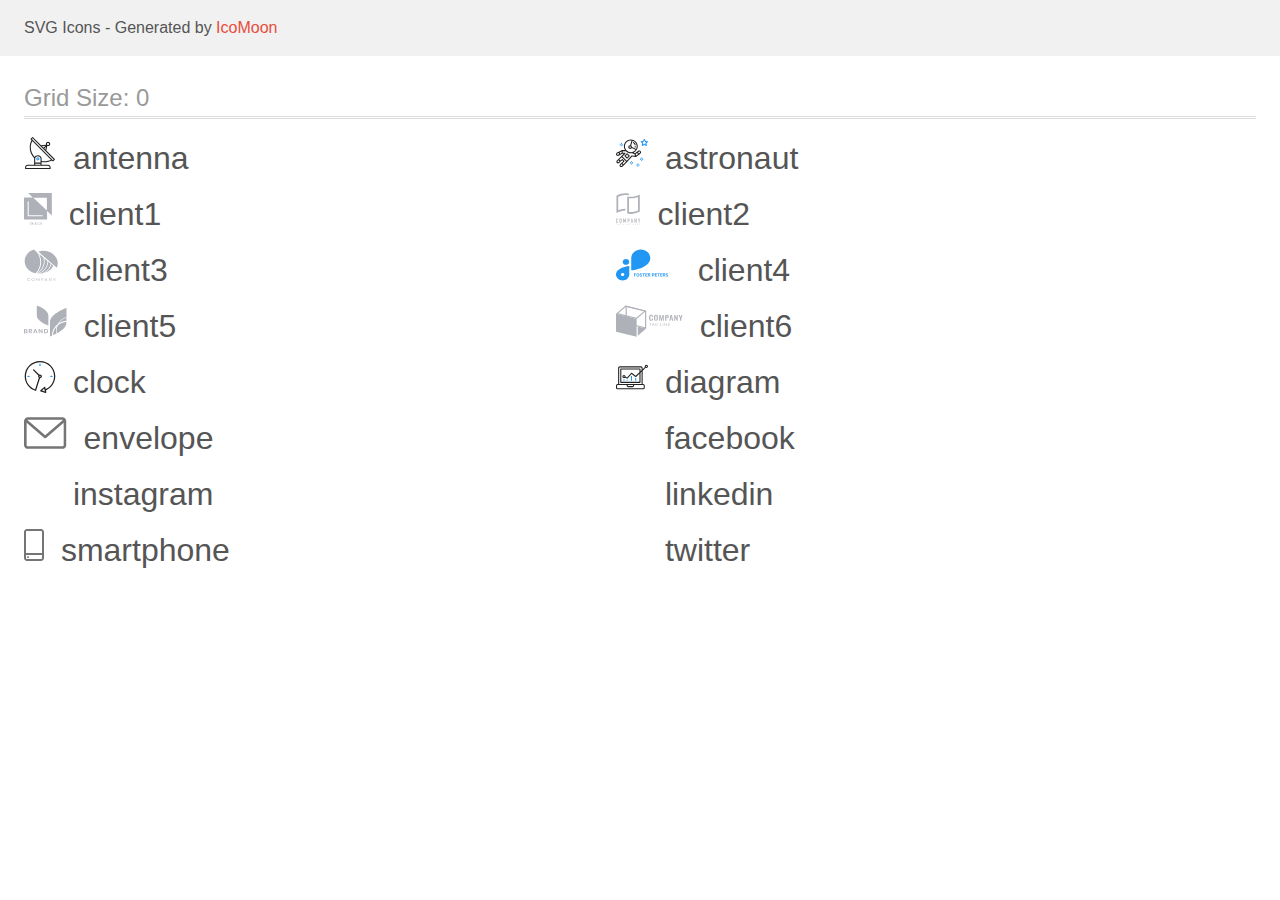
<file: images/icon-index/demo.html>
<!doctype html>
<html>
<head>
    <title>IcoMoon - SVG Icons</title>
    <meta charset="utf-8">
    <meta name="viewport" content="width=device-width, initial-scale=1">
    <link rel="stylesheet" href="demo-files/demo.css">
    <link rel="stylesheet" href="style.css">
</head>
<body>
<svg aria-hidden="true" style="position: absolute; width: 0; height: 0; overflow: hidden;" version="1.1" xmlns="http://www.w3.org/2000/svg" xmlns:xlink="http://www.w3.org/1999/xlink">
<defs>
<symbol id="antenna" viewBox="0 0 32 32">
<path fill="#212121" style="fill: var(--color1, #212121)" d="M30.773 22.098l-8.443-8.505 0.937-4.616c0.225 0.090 0.485 0.144 0.758 0.146h0.007c0.008 0 0.017 0 0.026 0 1.192 0 2.159-0.967 2.159-2.159s-0.967-2.159-2.159-2.159c-1.192 0-2.159 0.967-2.159 2.159 0 0.259 0.046 0.508 0.13 0.739l-0.005-0.015-4.96 0.606-8.091-8.133c-0.096-0.098-0.229-0.159-0.376-0.16h-0c-0.14 0.001-0.274 0.057-0.373 0.155l-1.512 1.504c-0.096 0.097-0.156 0.23-0.156 0.377s0.060 0.281 0.156 0.377v0l0.814 0.825c-1.143 2.062-1.816 4.522-1.816 7.139 0 4.106 1.656 7.824 4.336 10.525l-0.001-0.001c0.043 0.041 0.092 0.074 0.146 0.097-0.032 0.164-0.051 0.353-0.052 0.546v6.188h-6.4c-1.472 0.001-2.666 1.194-2.667 2.666v1.067c0 0.295 0.239 0.534 0.534 0.534h24.534c0.294 0 0.533-0.239 0.533-0.534v-1.067c-0.002-1.472-1.195-2.665-2.666-2.666h-6.4v-2.742c1.003 0.21 2.024 0.317 3.049 0.32 2.58-0.003 5.005-0.663 7.117-1.822l-0.077 0.039 0.818 0.823c0.099 0.101 0.235 0.159 0.376 0.16 0.14-0.001 0.274-0.057 0.373-0.155l1.512-1.504c0.096-0.097 0.156-0.23 0.156-0.377s-0.060-0.281-0.156-0.377v0zM23.28 6.233c0.193-0.192 0.459-0.31 0.752-0.31 0.589 0 1.067 0.478 1.067 1.066s-0.477 1.066-1.067 1.066c-0 0-0 0-0 0h-0.004c-0.587-0.003-1.061-0.479-1.061-1.066 0-0.295 0.12-0.563 0.314-0.756l0-0h-0.002zM22.024 9.737l-0.598 2.946-1.175-1.183 1.774-1.763zM21.419 8.835l-1.92 1.909-1.486-1.493 3.406-0.416zM24.004 28.8c0.884 0 1.6 0.716 1.6 1.6v0 0.534h-23.466v-0.534c0-0.884 0.716-1.6 1.6-1.6v0h20.267zM16.538 26.666v1.067h-5.334v-1.067h5.334zM11.204 25.6v-4.053c0-1.294 1.196-2.346 2.667-2.346s2.667 1.053 2.667 2.346v4.053h-5.334zM17.604 23.904v-2.357c0-1.882-1.675-3.413-3.733-3.413-0.017-0-0.038-0-0.058-0-1.353 0-2.54 0.707-3.213 1.771l-0.009 0.016c-2.36-2.482-3.812-5.846-3.812-9.55 0-2.314 0.567-4.496 1.569-6.414l-0.036 0.077 18.602 18.709c-1.823 0.947-3.979 1.502-6.266 1.502-1.079 0-2.128-0.124-3.136-0.357l0.093 0.018zM28.893 23.22l-21.057-21.181 0.754-0.752 7.935 7.98c0.004 0 0.006 0.007 0.010 0.010l13.114 13.191-0.757 0.752z"></path>
<path fill="#2196f3" style="fill: var(--color2, #2196f3)" d="M13.876 20.267h-0.005c-0.001 0-0.002 0-0.002 0-0.884 0-1.6 0.716-1.6 1.6s0.715 1.599 1.597 1.6h0.005c0.001 0 0.001 0 0.002 0 0.884 0 1.6-0.716 1.6-1.6s-0.715-1.599-1.598-1.6h-0zM14.249 22.245c-0.096 0.096-0.229 0.155-0.376 0.155-0.295 0-0.534-0.239-0.534-0.534s0.238-0.533 0.532-0.533h0c0.293 0.001 0.531 0.239 0.531 0.533 0 0.148-0.060 0.282-0.157 0.378l-0 0h0.005z"></path>
</symbol>
<symbol id="astronaut" viewBox="0 0 32 32">
<path fill="#2196f3" style="fill: var(--color2, #2196f3)" d="M31.974 4.524c-0.064-0.191-0.227-0.332-0.427-0.362l-0.003-0-1.911-0.278-0.855-1.731c-0.179-0.365-0.777-0.365-0.956 0l-0.855 1.731-1.911 0.278c-0.26 0.039-0.457 0.26-0.457 0.528 0 0.15 0.062 0.285 0.161 0.382l1.383 1.348-0.326 1.903c-0.034 0.2 0.048 0.402 0.212 0.522 0.166 0.12 0.383 0.135 0.562 0.040l1.709-0.899 1.709 0.899c0.072 0.038 0.157 0.061 0.247 0.061 0.295 0 0.534-0.239 0.534-0.534 0-0.031-0.003-0.062-0.008-0.092l0 0.003-0.326-1.903 1.383-1.348c0.099-0.097 0.161-0.233 0.161-0.382 0-0.059-0.009-0.115-0.027-0.168l0.001 0.004zM29.511 5.851c-0.126 0.122-0.183 0.299-0.153 0.472l0.191 1.114-1-0.526c-0.072-0.039-0.158-0.062-0.249-0.062s-0.177 0.023-0.252 0.063l0.003-0.001-1 0.526 0.191-1.114c0.005-0.027 0.008-0.059 0.008-0.091 0-0.149-0.061-0.285-0.16-0.381l-0-0-0.811-0.79 1.119-0.162c0.174-0.025 0.324-0.134 0.402-0.292l0.5-1.013 0.5 1.013c0.078 0.158 0.228 0.267 0.402 0.292l1.119 0.162-0.809 0.79zM26.134 20.522h-1.067v1.067h1.067v-1.067zM26.134 22.656h-1.067v1.066h1.067v-1.066zM27.2 21.589h-1.067v1.067h1.067v-1.067zM25.067 21.589h-1.067v1.067h1.067v-1.067zM22.4 26.389h-1.067v1.067h1.067v-1.067zM22.4 28.523h-1.067v1.067h1.067v-1.067zM23.467 27.456h-1.067v1.067h1.067v-1.067zM21.334 27.456h-1.067v1.067h1.067v-1.067zM16 24.256h-1.066v1.067h1.066v-1.067zM16 26.389h-1.066v1.067h1.066v-1.067zM17.067 25.322h-1.067v1.067h1.067v-1.067zM14.934 25.322h-1.067v1.067h1.067v-1.067zM5.867 6.122h-1.066v1.066h1.066v-1.066zM5.867 8.256h-1.066v1.066h1.066v-1.066zM6.933 7.189h-1.067v1.067h1.066v-1.067zM4.8 7.189h-1.067v1.067h1.067v-1.067z"></path>
<path fill="#212121" style="fill: var(--color1, #212121)" d="M24.715 14.16c-0.28-0.376-0.698-0.636-1.179-0.703l-0.009-0.001c-0.076-0.012-0.164-0.018-0.254-0.018-0.411 0-0.789 0.139-1.090 0.373l0.004-0.003-1.253 0.96-1.898 1.417-1.358-0.541c2.421-1.086 4.113-3.508 4.113-6.32 0-3.823-3.122-6.934-6.961-6.934s-6.961 3.11-6.961 6.934c0 1.386 0.415 2.674 1.12 3.759l-2.768-0.024c-0.009 0-0.016 0.005-0.023 0.005-0.057 0.003-0.11 0.014-0.159 0.033l0.004-0.001c-0.013 0.005-0.026 0.007-0.038 0.013-0.006 0.003-0.013 0.003-0.019 0.006l-3.233 1.596c-0 0-0.001 0-0.001 0.001l-1.893 0.91c-0.024 0.011-0.045 0.023-0.065 0.036l0.001-0.001c-0.482 0.324-0.795 0.867-0.795 1.483 0 0.297 0.073 0.577 0.201 0.823l-0.005-0.010c0.22 0.424 0.592 0.742 1.043 0.885l0.013 0.003c0.161 0.053 0.345 0.083 0.537 0.083 0.308 0 0.598-0.078 0.851-0.216l-0.009 0.005 1.388-0.738 2.264-1.169 1.357-0.008-5.442 5.415c0 0.001-0.001 0.001-0.001 0.001l-1.339 1.333c-0.303 0.299-0.491 0.714-0.491 1.173 0 0.002 0 0.003 0 0.005v-0c0.002 0.919 0.748 1.664 1.667 1.664 0.001 0 0.002 0 0.002 0h-0c0.428 0 0.854-0.162 1.18-0.485l1.314-1.309 1.741-1.3 0.901 0.897-3.102 3.088c-0.303 0.299-0.491 0.714-0.491 1.173 0 0.001 0 0.003 0 0.004v-0c0 0.445 0.174 0.864 0.49 1.179 0.302 0.3 0.717 0.485 1.176 0.485 0.001 0 0.002 0 0.003 0h-0c0.427 0 0.855-0.162 1.18-0.485l4.488-4.472c0.007-0.006 0.016-0.009 0.022-0.016l5.166-5.658 3.471 0.494c0.025 0.004 0.050 0.006 0.075 0.006 0.064 0 0.127-0.016 0.187-0.038 0.017-0.006 0.032-0.015 0.049-0.023 0.019-0.010 0.039-0.015 0.058-0.027l3.213-2.133c0.012-0.008 0.018-0.021 0.029-0.030 0.013-0.010 0.029-0.014 0.041-0.026l1.271-1.191c0.348-0.326 0.564-0.787 0.564-1.3 0-0.4-0.132-0.769-0.355-1.066l0.003 0.005zM2.13 17.77c-0.098 0.054-0.215 0.086-0.34 0.086-0.078 0-0.153-0.013-0.224-0.036l0.005 0.001c-0.294-0.093-0.504-0.364-0.504-0.683 0-0.235 0.114-0.444 0.289-0.575l0.002-0.001 1.314-0.632 0.316 0.924 0.133 0.389-0.992 0.527zM5.627 15.942l-1.548 0.8-0.255-0.746-0.184-0.537 2.027-1.001-0.040 1.484zM20.727 9.322c0 0.918-0.219 1.785-0.599 2.56l-4.181-1.899c-0.044-0.575-0.342-1.072-0.782-1.384l-0.006-0.004 1.464-4.861c2.377 0.757 4.104 2.975 4.104 5.588zM8.938 9.322c0-3.235 2.644-5.867 5.894-5.867 0.253 0 0.5 0.022 0.745 0.053l-1.432 4.753c-0.019 0-0.037-0.006-0.057-0.006-0 0-0.001 0-0.001 0-1.032 0-1.869 0.835-1.872 1.867v0c0.003 1.031 0.84 1.867 1.872 1.867 0 0 0 0 0.001 0h-0c0.695 0 1.295-0.383 1.618-0.944l3.863 1.755c-1.075 1.447-2.795 2.39-4.737 2.39-3.25 0-5.894-2.632-5.894-5.867zM14.895 10.122c0 0.441-0.362 0.8-0.806 0.8-0 0-0.001 0-0.001 0-0.443 0-0.802-0.358-0.804-0.8v-0c0-0.441 0.361-0.8 0.806-0.8s0.806 0.359 0.806 0.8zM2.464 25.146c-0.11 0.109-0.261 0.176-0.428 0.176s-0.317-0.067-0.427-0.175l0 0c-0.109-0.108-0.176-0.257-0.176-0.422s0.067-0.314 0.176-0.422l0-0 0.962-0.959 0.852 0.848-0.959 0.954zM5.678 28.88c-0.11 0.109-0.261 0.176-0.428 0.176s-0.317-0.067-0.427-0.175l0 0c-0.109-0.108-0.176-0.257-0.176-0.422s0.067-0.314 0.176-0.422l0-0 0.963-0.959 0.852 0.848-0.96 0.955zM9.16 25.411l-0.001 0.001-1.765 1.76-0.852-0.848 1.765-1.757c0.040-0.040 0.065-0.088 0.090-0.136 0.007-0.014 0.020-0.026 0.026-0.040 0.016-0.041 0.019-0.085 0.026-0.128 0.003-0.025 0.014-0.048 0.014-0.073 0-0.035-0.013-0.070-0.020-0.105-0.006-0.032-0.006-0.064-0.019-0.096-0.025-0.053-0.055-0.098-0.092-0.138l0 0c-0.010-0.012-0.014-0.026-0.025-0.038h-0.001s0-0.001-0.001-0.002l-1.607-1.6c-0.017-0.017-0.039-0.024-0.058-0.038-0.025-0.021-0.054-0.040-0.084-0.056l-0.003-0.001c-0.026-0.012-0.058-0.023-0.090-0.031l-0.003-0.001c-0.030-0.009-0.065-0.017-0.101-0.020l-0.002-0c-0.007-0-0.015-0-0.023-0-0.026 0-0.051 0.002-0.075 0.005l0.003-0c-0.036 0.005-0.069 0.009-0.104 0.021s-0.064 0.027-0.094 0.045c-0.020 0.011-0.043 0.015-0.061 0.029l-1.774 1.324-0.901-0.897 2.399-2.386 4.36 4.289-0.928 0.919zM15.979 18.394c-0.016-0.002-0.030 0.004-0.046 0.003-0.008-0-0.017-0.001-0.027-0.001-0.031 0-0.062 0.003-0.092 0.008l0.003-0c-0.070 0.011-0.132 0.035-0.187 0.070l0.002-0.001c-0.030 0.018-0.057 0.037-0.083 0.061-0.013 0.011-0.028 0.016-0.040 0.029l-4.698 5.146-4.328-4.256 2.833-2.818c0.096-0.097 0.156-0.23 0.156-0.377 0-0.295-0.239-0.534-0.534-0.534-0.001 0-0.001 0-0.002 0h0l-2.219 0.013 0.028-1.607 3.104 0.027c1.264 1.297 3.027 2.101 4.978 2.101 0.001 0 0.002 0 0.003 0h-0c0.438 0 0.864-0.046 1.28-0.122 0.040 0.032 0.080 0.064 0.129 0.085l2.41 0.96 0.152 0.758 0.178 0.886-3.003-0.427zM20.020 18.572l-0.313-1.558 1.446-1.080 0.946 1.257-2.080 1.381zM23.773 15.741l-0.837 0.785-0.931-1.236 0.831-0.637c0.155-0.119 0.351-0.168 0.543-0.143 0.193 0.027 0.364 0.128 0.48 0.284 0.088 0.117 0.141 0.265 0.141 0.426 0 0.206-0.087 0.391-0.226 0.521l-0 0z"></path>
<path fill="#212121" style="fill: var(--color1, #212121)" d="M13.602 18.544l-2.143-2.134c-0.096-0.096-0.229-0.155-0.376-0.155s-0.28 0.059-0.376 0.155l-2.143 2.133c-0.097 0.097-0.156 0.23-0.156 0.378s0.060 0.281 0.156 0.378l-0-0 2.142 2.134c0.096 0.096 0.229 0.156 0.376 0.156s0.28-0.059 0.376-0.156v0l2.143-2.134c0.097-0.097 0.157-0.23 0.157-0.378s-0.060-0.281-0.157-0.378l-0-0zM11.083 20.303l-1.387-1.381 1.386-1.381 1.387 1.381-1.387 1.381zM17.164 5.071l-0.258 1.036c0.071 0.018 1.738 0.452 1.738 2.149h1.067c0-2.017-1.666-2.965-2.547-3.184zM19.711 9.322h-1.067v1.066h1.067v-1.066z"></path>
</symbol>
<symbol id="client1" viewBox="0 0 28 32">
<path fill="#afb1b8" style="fill: var(--color3, #afb1b8)" d="M4.085 0l4.771 4.517-8.857-0.005v21.915h23.149v-8.379l4.766 4.512v-22.559h-23.83zM22.939 17.517l-13.528-12.807h13.528v12.807zM18.739 23.22h-15.076v-14.738h1.066v13.74h14.011v0.997zM7.224 29.345l-0.557 1.147-0.557-1.147h-0.467l0.813 1.529v0.891h0.422v-0.891l0.811-1.529h-0.465zM7.924 31.765l0.196-0.564h0.938l0.197 0.564h0.439l-0.916-2.42h-0.378l-0.914 2.42h0.437zM8.588 29.859l0.351 1.004h-0.701l0.351-1.004zM10.806 30.804c-0.057 0.085-0.091 0.19-0.091 0.303 0 0.001 0 0.003 0 0.004v-0c0 0.204 0.072 0.37 0.214 0.497s0.336 0.19 0.575 0.19c0.239 0 0.445-0.065 0.618-0.195l0.136 0.161h0.468l-0.355-0.421c0.14-0.191 0.209-0.435 0.209-0.733h-0.351c0 0.163-0.034 0.311-0.101 0.444l-0.468-0.552 0.165-0.12c0.1-0.068 0.184-0.152 0.249-0.249l0.002-0.003c0.048-0.079 0.076-0.174 0.076-0.275 0-0.001 0-0.003-0-0.004v0c0-0.003 0-0.006 0-0.009 0-0.149-0.065-0.283-0.169-0.374l-0.001-0c-0.108-0.097-0.251-0.157-0.408-0.157-0.008 0-0.017 0-0.025 0l0.001-0c-0.195 0-0.35 0.056-0.465 0.166s-0.173 0.259-0.173 0.449c0 0.078 0.018 0.157 0.054 0.241 0.038 0.083 0.104 0.184 0.197 0.302-0.179 0.129-0.3 0.24-0.36 0.334zM11.898 31.34c-0.104 0.084-0.237 0.135-0.382 0.136h-0c-0.006 0-0.013 0-0.020 0-0.104 0-0.199-0.040-0.27-0.106l0 0c-0.067-0.066-0.108-0.157-0.108-0.259 0-0.005 0-0.009 0-0.014l-0 0.001c0-0.129 0.067-0.245 0.2-0.346l0.052-0.037 0.528 0.624zM11.464 30.267c-0.114-0.141-0.172-0.257-0.172-0.351 0-0.081 0.024-0.148 0.070-0.201 0.044-0.049 0.107-0.081 0.178-0.081 0.004 0 0.007 0 0.010 0l-0.001-0c0.003-0 0.006-0 0.009-0 0.067 0 0.127 0.026 0.173 0.068l-0-0c0.048 0.045 0.072 0.099 0.072 0.161 0 0.003 0 0.006 0 0.009 0 0.090-0.040 0.171-0.103 0.226l-0 0-0.052 0.041-0.184 0.127zM15.404 31.582c0.166-0.145 0.261-0.347 0.286-0.605h-0.419c-0.022 0.173-0.075 0.296-0.158 0.37s-0.208 0.112-0.372 0.112c-0.18 0-0.318-0.069-0.412-0.206s-0.14-0.337-0.14-0.599v-0.214c0.003-0.259 0.052-0.453 0.15-0.587 0.099-0.134 0.24-0.201 0.422-0.201 0.157 0 0.276 0.039 0.357 0.116s0.133 0.202 0.153 0.376h0.419c-0.027-0.265-0.121-0.47-0.285-0.615s-0.378-0.218-0.645-0.218c-0.198 0-0.373 0.048-0.525 0.142-0.152 0.097-0.271 0.234-0.345 0.396l-0.002 0.006c-0.077 0.169-0.122 0.367-0.122 0.576 0 0.010 0 0.020 0 0.030l-0-0.001v0.226c0.003 0.223 0.045 0.418 0.125 0.587s0.193 0.298 0.339 0.39c0.148 0.091 0.318 0.136 0.511 0.136 0.276 0 0.497-0.072 0.663-0.216zM17.875 31.243c0.082-0.18 0.123-0.388 0.123-0.625v-0.134c0-0.007 0-0.016 0-0.024 0-0.216-0.047-0.421-0.131-0.605l0.004 0.009c-0.077-0.171-0.199-0.31-0.35-0.406l-0.004-0.002c-0.152-0.095-0.326-0.143-0.524-0.143s-0.372 0.048-0.525 0.144c-0.152 0.095-0.27 0.233-0.354 0.414-0.079 0.175-0.125 0.38-0.125 0.595 0 0.011 0 0.021 0 0.032l-0-0.002v0.136c0.001 0.232 0.043 0.436 0.126 0.613 0.084 0.178 0.203 0.315 0.356 0.411 0.154 0.095 0.329 0.143 0.525 0.143 0.199 0 0.374-0.048 0.526-0.143 0.152-0.097 0.27-0.234 0.352-0.413zM17.425 29.874c0.102 0.143 0.152 0.349 0.152 0.618v0.126c0 0.272-0.050 0.48-0.151 0.622-0.099 0.142-0.242 0.213-0.429 0.213-0.005 0-0.011 0-0.017 0-0.171 0-0.323-0.086-0.413-0.216l-0.001-0.002c-0.104-0.145-0.155-0.351-0.155-0.617v-0.14c0.002-0.26 0.054-0.462 0.156-0.603 0.091-0.13 0.24-0.215 0.409-0.215 0.006 0 0.012 0 0.018 0l-0.001-0c0.187 0 0.33 0.072 0.431 0.214z"></path>
</symbol>
<symbol id="client2" viewBox="0 0 25 32">
<path fill="#afb1b8" style="fill: var(--color3, #afb1b8)" d="M10.532 1.806h-0.084c-0.129-0.008-0.258-0.011-0.388-0.014h-0.28c-0.244 0-0.494 0.006-0.741 0.018-0.008-0.001-0.018-0.001-0.028-0.001s-0.020 0-0.029 0.001l0.001-0c-2.376 0.138-4.582 0.733-6.576 1.696l0.104-0.045-0.266 0.128v13.626l0.623-0.212c0.546-0.188 1.129-0.357 1.731-0.513 1.488-0.398 3.202-0.638 4.967-0.661l0.014-0v1.79c-0.223 0.001-0.439 0.007-0.655 0.018h-0.052c-1.399 0.079-2.709 0.289-3.971 0.619l0.139-0.031c-1.734 0.441-3.254 1.050-4.666 1.83l0.1-0.051v-17.475c1.379-0.82 2.975-1.488 4.665-1.921l0.127-0.028c1.353-0.364 2.907-0.576 4.51-0.582h0.267c0.314 0.008 0.622 0.022 0.91 0.044 0.829 0.060 1.597 0.187 2.339 0.378l-0.090-0.020v1.762c-0.628-0.154-1.373-0.271-2.134-0.326l-0.045-0.003-0.044-0.004c-0.152-0.013-0.304-0.026-0.446-0.026zM13.633 3.607c0.391 0.030 0.796 0.044 1.205 0.044 1.689-0.007 3.324-0.228 4.881-0.639l-0.135 0.030c1.734-0.442 3.252-1.052 4.665-1.831l-0.101 0.051v17.163c-1.379 0.819-2.975 1.487-4.664 1.921l-0.127 0.028c-1.353 0.363-2.908 0.574-4.511 0.581h-0.004c-0.033 0-0.072 0-0.111 0-1.177 0-2.319-0.147-3.409-0.425l0.095 0.021v-17.275c0.265 0.062 0.537 0.118 0.814 0.164 0.455 0.077 0.934 0.133 1.401 0.167zM22.367 3.74l-0.623 0.209c-0.572 0.193-1.151 0.365-1.731 0.518-1.551 0.415-3.332 0.657-5.169 0.663h-0.004c-0.406 0-0.78-0.011-1.141-0.034l-0.497-0.033v14.017l0.426 0.037c0.395 0.035 0.803 0.052 1.214 0.052 1.45-0.006 2.853-0.198 4.189-0.553l-0.116 0.026c1.221-0.31 2.281-0.702 3.285-1.189l-0.102 0.044 0.266-0.128v-13.63z"></path>
<path fill="#afb1b8" style="fill: var(--color3, #afb1b8)" d="M1.684 25.977c-0.167-0.173-0.401-0.281-0.661-0.281-0.011 0-0.023 0-0.034 0.001l0.002-0c-0.004-0-0.009-0-0.014-0-0.139 0-0.272 0.028-0.393 0.078l0.007-0.003c-0.237 0.095-0.42 0.28-0.51 0.512l-0.002 0.006c-0.049 0.123-0.073 0.254-0.071 0.386v2.335c-0.006 0.164 0.026 0.328 0.092 0.479 0.055 0.12 0.135 0.226 0.234 0.313 0.093 0.078 0.202 0.135 0.32 0.166 0.114 0.031 0.231 0.048 0.349 0.048 0.13 0.001 0.258-0.026 0.377-0.081 0.351-0.156 0.591-0.5 0.591-0.901v-0.261h-0.611v0.208c0 0.004 0 0.009 0 0.014 0 0.070-0.013 0.136-0.037 0.198l0.001-0.004c-0.021 0.052-0.051 0.095-0.089 0.132l-0 0c-0.070 0.054-0.159 0.088-0.255 0.089h-0c-0.011 0.001-0.023 0.002-0.036 0.002-0.103 0-0.194-0.050-0.25-0.127l-0.001-0.001c-0.051-0.082-0.082-0.182-0.082-0.289 0-0.008 0-0.016 0.001-0.024l-0 0.001v-2.177c-0.004-0.121 0.022-0.24 0.075-0.349 0.056-0.087 0.153-0.143 0.262-0.143 0.013 0 0.025 0.001 0.038 0.002l-0.001-0c0.003-0 0.007-0 0.012-0 0.107 0 0.201 0.052 0.26 0.131l0.001 0.001c0.063 0.082 0.101 0.187 0.101 0.3 0 0.005-0 0.009-0 0.014v-0.001 0.202h0.604v-0.238c0-0.003 0-0.007 0-0.011 0-0.143-0.027-0.28-0.077-0.405l0.003 0.007c-0.048-0.128-0.117-0.237-0.205-0.329l0 0zM5.31 25.951c-0.186-0.158-0.429-0.255-0.694-0.257h-0c-0.124 0-0.248 0.023-0.364 0.066-0.252 0.090-0.451 0.276-0.557 0.511l-0.002 0.006c-0.062 0.142-0.092 0.297-0.089 0.452v2.239c-0.004 0.158 0.026 0.314 0.089 0.458 0.055 0.121 0.135 0.228 0.236 0.313 0.094 0.086 0.203 0.154 0.322 0.197 0.117 0.043 0.24 0.065 0.364 0.066 0.267-0.001 0.51-0.1 0.695-0.264l-0.001 0.001c0.097-0.087 0.176-0.194 0.23-0.313 0.063-0.144 0.093-0.301 0.089-0.458v-2.239c0-0.006 0-0.013 0-0.020 0-0.156-0.033-0.305-0.092-0.439l0.003 0.007c-0.057-0.128-0.135-0.237-0.23-0.327l-0-0zM5.025 28.969c0.001 0.010 0.002 0.023 0.002 0.035 0 0.114-0.047 0.216-0.123 0.289l-0 0c-0.077 0.065-0.178 0.105-0.287 0.105s-0.21-0.040-0.288-0.105l0.001 0.001c-0.076-0.073-0.123-0.175-0.123-0.289 0-0.012 0.001-0.025 0.002-0.037l-0 0.002v-2.239c-0.001-0.010-0.001-0.022-0.001-0.034 0-0.113 0.047-0.216 0.123-0.289l0-0c0.077-0.065 0.178-0.105 0.287-0.105s0.21 0.040 0.288 0.105l-0.001-0.001c0.076 0.073 0.123 0.175 0.123 0.289 0 0.012-0.001 0.025-0.002 0.037l0-0.002v2.24zM10.072 29.969v-4.24h-0.586l-0.771 2.244h-0.010l-0.777-2.244h-0.58v4.239h0.606v-2.578h0.011l0.593 1.823h0.302l0.598-1.823h0.010v2.578h0.606zM13.513 26.027c-0.093-0.105-0.211-0.185-0.342-0.232-0.124-0.042-0.267-0.066-0.416-0.066-0.008 0-0.016 0-0.024 0l0.001-0h-0.9v4.24h0.604v-1.656h0.311c0.189 0.009 0.376-0.031 0.545-0.116 0.139-0.078 0.251-0.188 0.329-0.32l0.002-0.004c0.070-0.113 0.117-0.238 0.138-0.369 0.021-0.133 0.033-0.287 0.033-0.444 0-0.013-0-0.027-0-0.040l0 0.002c0.006-0.203-0.014-0.407-0.059-0.606-0.043-0.153-0.12-0.284-0.223-0.39l0 0zM13.201 27.319c-0.003 0.081-0.023 0.157-0.057 0.224l0.001-0.003c-0.035 0.065-0.089 0.116-0.154 0.147l-0.002 0.001c-0.075 0.034-0.162 0.054-0.254 0.054-0.011 0-0.022-0-0.033-0.001l0.002 0h-0.276v-1.441h0.311c0.009-0 0.019-0.001 0.029-0.001 0.088 0 0.172 0.020 0.247 0.055l-0.004-0.002c0.062 0.036 0.111 0.090 0.141 0.154l0.001 0.002c0.033 0.074 0.051 0.155 0.053 0.236v0.282c0 0.098 0.006 0.201 0 0.291h-0.006zM16.374 25.729h-0.495l-0.934 4.24h0.604l0.177-0.911h0.823l0.178 0.911h0.604l-0.958-4.24zM15.817 28.481l0.297-1.537h0.011l0.295 1.537h-0.604zM20.277 28.283h-0.011l-0.912-2.554h-0.581v4.24h0.604v-2.55h0.012l0.923 2.549h0.568v-4.239h-0.604v2.554zM23.968 25.729l-0.486 1.686h-0.012l-0.486-1.686h-0.639l0.83 2.448v1.791h0.604v-1.791l0.83-2.447h-0.64zM0 31.166h0.291v0.817h0.198v-0.817h0.289v-0.167h-0.778v0.168zM2.447 30.998l-0.382 0.985h0.21l0.081-0.224h0.392l0.084 0.224h0.215l-0.391-0.985h-0.21zM2.417 31.593l0.134-0.365 0.134 0.365h-0.268zM4.866 31.62h0.228v0.127c-0.063 0.051-0.145 0.082-0.234 0.083h-0c-0.004 0-0.009 0-0.014 0-0.079 0-0.149-0.037-0.195-0.094l-0-0c-0.046-0.065-0.073-0.147-0.073-0.234 0-0.008 0-0.016 0.001-0.023l-0 0.001c0-0.219 0.095-0.329 0.283-0.329 0.006-0.001 0.014-0.001 0.021-0.001 0.097 0 0.178 0.067 0.201 0.157l0 0.001 0.194-0.038c-0.042-0.192-0.18-0.289-0.417-0.289-0.004-0-0.008-0-0.013-0-0.127 0-0.244 0.048-0.331 0.127l0-0c-0.088 0.087-0.143 0.208-0.143 0.342 0 0.013 0 0.026 0.002 0.038l-0-0.002c-0 0.007-0 0.015-0 0.023 0 0.132 0.048 0.254 0.127 0.347l-0.001-0.001c0.087 0.090 0.209 0.146 0.343 0.146 0.011 0 0.021-0 0.032-0.001l-0.001 0c0.005 0 0.010 0 0.016 0 0.155 0 0.296-0.060 0.402-0.157l-0 0v-0.388h-0.426v0.166zM7.337 30.998h-0.199v0.985h0.689v-0.167h-0.49v-0.817zM9.426 30.998h-0.199v0.985h0.199v-0.985zM11.469 31.655l-0.404-0.657h-0.193v0.985h0.185v-0.643l0.396 0.643h0.198v-0.985h-0.182v0.658zM13.315 31.549h0.49v-0.167h-0.49v-0.215h0.527v-0.168h-0.727v0.985h0.747v-0.167h-0.548v-0.266zM17.792 31.386h-0.388v-0.388h-0.197v0.984h0.197v-0.431h0.388v0.431h0.198v-0.985h-0.198v0.388zM19.649 31.549h0.492v-0.167h-0.492v-0.215h0.529v-0.168h-0.726v0.985h0.746v-0.167h-0.548v-0.266zM22.168 31.55c0.171-0.027 0.258-0.118 0.258-0.274 0.001-0.008 0.002-0.018 0.002-0.028 0-0.079-0.038-0.148-0.098-0.191l-0.001-0c-0.073-0.037-0.159-0.059-0.25-0.059-0.014 0-0.027 0-0.040 0.001l0.002-0h-0.417v0.984h0.198v-0.412h0.039c0.005-0 0.010-0 0.016-0 0.039 0 0.076 0.008 0.109 0.023l-0.002-0.001c0.029 0.018 0.053 0.042 0.070 0.072l0.215 0.313h0.236l-0.12-0.192c-0.054-0.096-0.128-0.175-0.215-0.235l-0.002-0.002zM21.969 31.413h-0.146v-0.247h0.156c0.012-0.001 0.027-0.002 0.042-0.002 0.057 0 0.111 0.009 0.163 0.026l-0.004-0.001c0.026 0.024 0.043 0.058 0.043 0.096 0 0.042-0.020 0.080-0.052 0.104l-0 0c-0.049 0.016-0.106 0.025-0.164 0.025-0.013 0-0.026-0-0.039-0.001l0.002 0zM24.068 31.549h0.49v-0.167h-0.49v-0.215h0.529v-0.168h-0.729v0.985h0.747v-0.167h-0.548v-0.266z"></path>
</symbol>
<symbol id="client3" viewBox="0 0 34 32">
<path fill="#afb1b8" style="fill: var(--color3, #afb1b8)" d="M5.643 31.315c0.012 0 0.024 0.003 0.035 0.008s0.021 0.011 0.030 0.018l-0-0 0.166 0.158c-0.13 0.129-0.289 0.232-0.468 0.302-0.184 0.069-0.397 0.109-0.62 0.109-0.015 0-0.030-0-0.045-0.001l0.002 0c-0.213 0.004-0.425-0.030-0.622-0.101-0.182-0.066-0.338-0.163-0.47-0.286l0.001 0.001c-0.128-0.121-0.231-0.268-0.301-0.432l-0.003-0.008c-0.067-0.162-0.106-0.35-0.106-0.548 0-0.006 0-0.012 0-0.018v0.001c-0-0.009-0-0.019-0-0.029 0-0.388 0.168-0.737 0.436-0.977l0.001-0.001c0.142-0.124 0.312-0.222 0.498-0.287 0.205-0.069 0.423-0.103 0.642-0.101 0.012-0 0.026-0 0.040-0 0.199 0 0.39 0.034 0.568 0.096l-0.012-0.004c0.165 0.062 0.316 0.149 0.447 0.255l-0.139 0.169c-0.010 0.012-0.022 0.022-0.035 0.030l-0.001 0c-0.014 0.008-0.031 0.013-0.048 0.013-0.003 0-0.005-0-0.008-0l0 0c-0.023-0.001-0.043-0.007-0.062-0.018l0.001 0-0.074-0.046-0.104-0.058c-0.095-0.046-0.205-0.081-0.321-0.1l-0.007-0.001c-0.069-0.012-0.149-0.018-0.23-0.018-0.006 0-0.013 0-0.019 0h0.001c-0.005-0-0.010-0-0.015-0-0.16 0-0.313 0.028-0.455 0.079l0.009-0.003c-0.14 0.049-0.26 0.122-0.363 0.214l0.001-0.001c-0.104 0.098-0.183 0.213-0.235 0.339-0.054 0.128-0.085 0.276-0.085 0.432 0 0.006 0 0.011 0 0.017v-0.001c-0 0.006-0 0.012-0 0.019 0 0.157 0.031 0.307 0.088 0.444l-0.003-0.008c0.051 0.125 0.13 0.239 0.231 0.338 0.095 0.091 0.213 0.164 0.345 0.21 0.136 0.049 0.281 0.073 0.427 0.072 0.085 0.001 0.17-0.004 0.254-0.014 0.211-0.022 0.4-0.106 0.55-0.234l-0.001 0.001c0.021-0.017 0.049-0.028 0.078-0.029h0zM10.441 30.517c0 0.005 0 0.011 0 0.017 0 0.197-0.041 0.384-0.116 0.553l0.003-0.009c-0.074 0.172-0.18 0.317-0.311 0.435l-0.001 0.001c-0.138 0.123-0.302 0.22-0.481 0.283l-0.010 0.003c-0.189 0.064-0.406 0.101-0.632 0.101s-0.443-0.037-0.646-0.105l0.014 0.004c-0.188-0.067-0.351-0.165-0.489-0.288l0.001 0.001c-0.133-0.12-0.24-0.267-0.313-0.432l-0.003-0.008c-0.071-0.166-0.112-0.359-0.112-0.562s0.041-0.396 0.116-0.572l-0.004 0.010c0.071-0.165 0.178-0.315 0.316-0.442 0.139-0.121 0.305-0.215 0.488-0.277 0.188-0.065 0.406-0.103 0.632-0.103s0.443 0.038 0.646 0.107l-0.014-0.004c0.184 0.065 0.351 0.162 0.49 0.286 0.137 0.126 0.244 0.274 0.314 0.435 0.077 0.181 0.115 0.373 0.112 0.565zM10.005 30.517c0-0.007 0-0.015 0-0.024 0-0.154-0.029-0.301-0.082-0.436l0.003 0.008c-0.101-0.26-0.308-0.459-0.566-0.548l-0.007-0.002c-0.137-0.047-0.295-0.074-0.459-0.074s-0.322 0.027-0.469 0.077l0.010-0.003c-0.136 0.049-0.254 0.121-0.352 0.214l0-0c-0.097 0.092-0.174 0.205-0.223 0.331l-0.002 0.006c-0.050 0.134-0.079 0.289-0.079 0.451s0.029 0.317 0.082 0.46l-0.003-0.009c0.101 0.261 0.309 0.46 0.569 0.547l0.007 0.002c0.296 0.097 0.622 0.097 0.918 0 0.133-0.046 0.253-0.119 0.35-0.211 0.1-0.098 0.175-0.213 0.222-0.338 0.056-0.145 0.082-0.298 0.079-0.451zM13.715 30.99l0.043 0.101c0.017-0.036 0.031-0.069 0.048-0.101 0.019-0.039 0.037-0.072 0.056-0.103l-0.002 0.004 1.061-1.677c0.021-0.029 0.040-0.047 0.061-0.053s0.047-0.009 0.073-0.009c0.005 0 0.010 0 0.015 0l-0.001-0h0.314v2.728h-0.372v-2.090c-0.001-0.014-0.002-0.031-0.002-0.047s0.001-0.033 0.002-0.049l-0 0.002-1.069 1.701c-0.015 0.026-0.036 0.047-0.062 0.061l-0.001 0c-0.026 0.014-0.057 0.023-0.090 0.023-0.001 0-0.001 0-0.002 0h-0.060c-0.001 0-0.001 0-0.002 0-0.033 0-0.063-0.008-0.090-0.023l0.001 0c-0.026-0.014-0.047-0.035-0.061-0.061l-0-0.001-1.099-1.711v2.189h-0.359v-2.722h0.313c0.004-0 0.009-0 0.015-0 0.026 0 0.051 0.003 0.075 0.010l-0.002-0c0.026 0.011 0.046 0.030 0.058 0.053l1.084 1.678c0.020 0.028 0.038 0.060 0.053 0.094l0.001 0.004zM17.71 30.855v1.021h-0.414v-2.723h0.926c0.175-0.003 0.349 0.018 0.517 0.059 0.134 0.034 0.259 0.091 0.366 0.17 0.089 0.070 0.159 0.16 0.205 0.262l0.002 0.004c0.050 0.111 0.073 0.23 0.071 0.349 0 0.005 0 0.011 0 0.017 0 0.246-0.117 0.465-0.299 0.603l-0.002 0.001c-0.107 0.082-0.232 0.143-0.368 0.18-0.14 0.040-0.301 0.064-0.468 0.064-0.012 0-0.023-0-0.035-0l-0.501-0.008zM17.71 30.562h0.503c0.109 0.002 0.218-0.013 0.322-0.041 0.089-0.026 0.166-0.066 0.234-0.119l-0.002 0.001c0.117-0.097 0.191-0.241 0.191-0.404 0-0.002 0-0.004-0-0.007v0c0.001-0.009 0.001-0.019 0.001-0.029 0-0.070-0.015-0.136-0.043-0.195l0.001 0.003c-0.035-0.074-0.084-0.136-0.144-0.185l-0.001-0.001c-0.139-0.093-0.31-0.149-0.493-0.149-0.023 0-0.046 0.001-0.069 0.003l0.003-0h-0.503v1.122zM23.294 31.88h-0.328c-0.002 0-0.004 0-0.006 0-0.032 0-0.061-0.009-0.086-0.026l0.001 0c-0.023-0.016-0.042-0.037-0.054-0.062l-0-0.001-0.282-0.658h-1.419l-0.293 0.658c-0.026 0.053-0.079 0.088-0.141 0.088-0.001 0-0.003-0-0.004-0h-0.329l1.246-2.728h0.432l1.263 2.728zM21.237 30.867h1.172l-0.494-1.11c-0.038-0.084-0.069-0.169-0.094-0.256l-0.048 0.142c-0.014 0.043-0.030 0.084-0.046 0.116l-0.49 1.108zM25.089 29.166c0.024 0.011 0.046 0.028 0.062 0.048l1.818 2.056v-2.117h0.372v2.728h-0.207c-0.001 0-0.003 0-0.005 0-0.029 0-0.057-0.006-0.082-0.017l0.001 0c-0.026-0.013-0.048-0.030-0.066-0.050l-0-0-1.816-2.054c0.001 0.014 0.001 0.030 0.001 0.047s-0.001 0.033-0.002 0.049l0-0.002v2.027h-0.372v-2.728h0.22c0.025 0 0.051 0.005 0.075 0.013zM30.402 30.795v1.083h-0.415v-1.082l-1.149-1.643h0.372c0.003-0 0.006-0 0.009-0 0.030 0 0.057 0.009 0.081 0.023l-0.001-0c0.023 0.018 0.042 0.039 0.056 0.062l0.718 1.060c0.029 0.046 0.054 0.087 0.075 0.126s0.038 0.078 0.053 0.115l0.053-0.117c0.021-0.043 0.044-0.084 0.071-0.124l0.709-1.067c0.015-0.022 0.033-0.041 0.053-0.058l0-0c0.023-0.017 0.051-0.027 0.082-0.027 0.003 0 0.006 0 0.008 0l-0-0h0.376l-1.15 1.65zM13.509 24.576c0.181 0.020 0.363 0.036 0.549 0.050 2.803-1.090 5.174-2.872 6.818-5.126s2.485-4.878 2.421-7.546l-3.090-2.683c0.629 2.84 0.335 5.775-0.848 8.478s-3.208 5.067-5.849 6.827z"></path>
<path fill="#afb1b8" style="fill: var(--color3, #afb1b8)" d="M12.407 24.451l0.083 0.015c2.822-1.755 4.973-4.203 6.176-7.031s1.402-5.904 0.571-8.83l-4.4-3.822c1.779 3.142 2.496 6.659 2.065 10.141-0.43 3.482-1.989 6.786-4.495 9.528zM27.328 15.106c-0.747 2.931-2.563 5.574-5.177 7.538-0.714 0.543-1.519 1.053-2.367 1.49l-0.092 0.043c2.129-0.543 4.085-1.504 5.718-2.808s2.901-2.917 3.703-4.714l-1.784-1.549z"></path>
<path fill="#afb1b8" style="fill: var(--color3, #afb1b8)" d="M26.628 14.674l-2.54-2.207c-0.049 2.517-0.872 4.976-2.385 7.122s-3.66 3.902-6.217 5.084h0.012c0.57 0 1.139-0.030 1.705-0.088 2.39-0.848 4.502-2.197 6.146-3.926s2.771-3.785 3.278-5.985zM12.774 3.17l-3.031-2.636c-2.709 0.91-5.039 2.509-6.686 4.588s-2.531 4.542-2.539 7.066c0.010 2.789 1.090 5.495 3.070 7.69 1.979 2.194 4.744 3.754 7.858 4.43 2.779-2.942 4.407-6.578 4.646-10.379s-0.924-7.57-3.319-10.758zM33.63 14.268c-0.011-3.308-1.528-6.478-4.221-8.818s-6.342-3.658-10.15-3.668c-0.008 0-0.018-0-0.028-0-1.831 0-3.59 0.305-5.231 0.867l0.114-0.034 18.556 16.122c0.605-1.313 0.958-2.849 0.96-4.468v-0.001z"></path>
</symbol>
<symbol id="client4" viewBox="0 0 65 32">
<path fill="#2196f3" style="fill: var(--color2, #2196f3)" d="M10.016 9.983h-0.002c-1.827 0-3.308 1.316-3.308 2.94v0.002c0 1.624 1.481 2.94 3.308 2.94h0.002c1.827 0 3.308-1.317 3.308-2.94v-0.002c0-1.624-1.481-2.941-3.308-2.941zM34.434 9.044c-0.005-2.255-1.016-4.418-2.81-6.012s-4.226-2.493-6.763-2.498c-2.539 0.004-4.972 0.902-6.767 2.497s-2.806 3.757-2.811 6.013v12.437s19.15-1.896 19.152-12.434v-0.002zM0 25.562c0.005 1.57 0.709 3.073 1.957 4.183s2.94 1.735 4.706 1.739c1.765-0.005 3.457-0.63 4.706-1.739s1.952-2.613 1.957-4.181v-8.654s-13.324 1.32-13.324 8.652zM6.662 27.112c-0.345 0-0.682-0.091-0.969-0.261-0.279-0.164-0.499-0.401-0.638-0.686l-0.004-0.009c-0.084-0.173-0.132-0.377-0.132-0.592 0-0.107 0.012-0.212 0.035-0.312l-0.002 0.009c0.067-0.301 0.233-0.578 0.477-0.794 0.243-0.214 0.547-0.364 0.882-0.423l0.011-0.002c0.103-0.019 0.221-0.030 0.341-0.030 0.239 0 0.469 0.043 0.68 0.122l-0.013-0.004c0.319 0.117 0.592 0.316 0.783 0.571s0.294 0.555 0.294 0.861c0.001 0.204-0.043 0.407-0.131 0.596-0.094 0.198-0.221 0.366-0.376 0.503l-0.002 0.001c-0.162 0.145-0.354 0.259-0.567 0.338-0.199 0.075-0.428 0.119-0.668 0.119-0 0-0.001 0-0.001 0h0v-0.006zM20.128 26.258h-1.286v1.328h-0.67v-3.251h2.117v0.542h-1.447v0.84h1.286v0.54zM23.346 26.035c0 0.32-0.056 0.6-0.169 0.841s-0.276 0.427-0.488 0.558c-0.199 0.124-0.44 0.197-0.698 0.197-0.008 0-0.017-0-0.025-0l0.001 0c-0.27 0-0.51-0.065-0.722-0.194-0.213-0.134-0.382-0.322-0.487-0.546l-0.003-0.008c-0.112-0.236-0.177-0.512-0.177-0.804 0-0.009 0-0.019 0-0.028l-0 0.001v-0.16c0-0.32 0.058-0.602 0.172-0.844 0.116-0.244 0.279-0.431 0.489-0.56 0.211-0.131 0.452-0.197 0.723-0.197s0.51 0.066 0.721 0.197c0.211 0.13 0.374 0.316 0.489 0.56 0.116 0.242 0.174 0.523 0.174 0.841v0.145zM22.668 25.887c0-0.341-0.061-0.6-0.183-0.777-0.108-0.161-0.29-0.266-0.496-0.266-0.009 0-0.018 0-0.028 0.001l0.001-0c-0.008-0-0.016-0.001-0.025-0.001-0.205 0-0.387 0.104-0.494 0.262l-0.001 0.002c-0.122 0.174-0.184 0.43-0.185 0.768v0.158c0 0.331 0.061 0.589 0.183 0.772s0.297 0.274 0.527 0.274c0.008 0 0.017 0.001 0.026 0.001 0.204 0 0.384-0.104 0.49-0.261l0.001-0.002c0.12-0.177 0.181-0.434 0.183-0.773v-0.158zM25.518 26.733c0-0.006 0.001-0.012 0.001-0.019 0-0.11-0.052-0.208-0.133-0.27l-0.001-0.001c-0.089-0.069-0.25-0.14-0.482-0.214-0.214-0.067-0.396-0.142-0.57-0.232l0.019 0.009c-0.37-0.2-0.554-0.469-0.554-0.806 0-0.175 0.049-0.332 0.147-0.469 0.1-0.139 0.242-0.246 0.427-0.324 0.186-0.077 0.395-0.116 0.625-0.116 0.232 0 0.439 0.042 0.621 0.127 0.181 0.084 0.322 0.201 0.421 0.355 0.101 0.152 0.152 0.328 0.152 0.522h-0.67c0-0.149-0.046-0.264-0.14-0.346-0.094-0.084-0.226-0.125-0.395-0.125-0.164 0-0.291 0.035-0.382 0.105-0.083 0.060-0.136 0.156-0.136 0.265 0 0.003 0 0.005 0 0.008v-0c0 0.106 0.053 0.194 0.158 0.266 0.107 0.071 0.264 0.138 0.471 0.2 0.381 0.114 0.658 0.257 0.833 0.427s0.261 0.381 0.261 0.634c0 0.281-0.107 0.503-0.32 0.663s-0.498 0.239-0.859 0.239c-0.25 0-0.478-0.046-0.683-0.137-0.193-0.082-0.352-0.211-0.469-0.373l-0.002-0.003c-0.1-0.15-0.16-0.335-0.16-0.533 0-0.007 0-0.014 0-0.022l-0 0.001h0.671c0 0.358 0.214 0.538 0.643 0.538 0.159 0 0.283-0.032 0.373-0.096 0.081-0.058 0.134-0.153 0.134-0.259 0-0.004-0-0.009-0-0.013l0 0.001zM29.092 24.878h-0.995v2.708h-0.67v-2.708h-0.981v-0.542h2.647v0.542zM31.431 26.178h-1.285v0.871h1.509v0.538h-2.178v-3.251h2.174v0.542h-1.505v0.775h1.286v0.524zM33.25 26.396h-0.533v1.19h-0.67v-3.251h1.208c0.384 0 0.68 0.086 0.888 0.257s0.312 0.413 0.312 0.725c0 0.222-0.048 0.408-0.145 0.556-0.108 0.156-0.255 0.278-0.429 0.35l-0.006 0.002 0.702 1.328v0.030h-0.718l-0.61-1.189zM32.717 25.854h0.541c0.168 0 0.297-0.042 0.39-0.126 0.086-0.084 0.139-0.201 0.139-0.33 0-0.009-0-0.017-0.001-0.026l0 0.001c0-0.154-0.043-0.274-0.131-0.362s-0.219-0.132-0.4-0.132h-0.538v0.975zM36.775 26.441v1.145h-0.67v-3.251h1.268c0.244 0 0.459 0.045 0.643 0.134 0.186 0.089 0.329 0.216 0.429 0.382 0.099 0.164 0.149 0.35 0.149 0.56 0 0.318-0.11 0.57-0.328 0.754-0.218 0.183-0.519 0.275-0.904 0.275h-0.587zM36.775 25.899h0.598c0.178 0 0.312-0.042 0.404-0.125 0.094-0.084 0.141-0.203 0.141-0.357 0-0.007 0.001-0.016 0.001-0.024 0-0.14-0.053-0.267-0.141-0.363l0 0c-0.094-0.098-0.223-0.149-0.389-0.152h-0.614v1.021zM41.011 26.178h-1.285v0.871h1.509v0.538h-2.178v-3.251h2.174v0.542h-1.505v0.775h1.286v0.524zM44.119 24.878h-0.996v2.708h-0.67v-2.708h-0.982v-0.542h2.648v0.542zM46.458 26.178h-1.285v0.871h1.509v0.538h-2.179v-3.251h2.174v0.542h-1.504v0.775h1.285v0.524zM48.277 26.396h-0.533v1.19h-0.67v-3.251h1.208c0.384 0 0.68 0.086 0.888 0.257s0.312 0.413 0.312 0.725c0 0.222-0.049 0.408-0.145 0.556-0.108 0.156-0.256 0.278-0.429 0.35l-0.006 0.002 0.703 1.328v0.030h-0.718l-0.61-1.189zM47.744 25.854h0.54c0.168 0 0.298-0.042 0.39-0.126 0.086-0.084 0.139-0.201 0.139-0.331 0-0.009-0-0.017-0.001-0.025l0 0.001c0-0.154-0.043-0.274-0.132-0.362-0.086-0.088-0.219-0.132-0.399-0.132h-0.538v0.975zM51.679 26.734c0-0.006 0.001-0.012 0.001-0.019 0-0.11-0.052-0.208-0.134-0.271l-0.001-0.001c-0.089-0.069-0.25-0.14-0.482-0.214-0.214-0.067-0.396-0.142-0.57-0.232l0.019 0.009c-0.37-0.2-0.554-0.469-0.554-0.806 0-0.175 0.050-0.332 0.147-0.469 0.1-0.139 0.242-0.246 0.427-0.324 0.186-0.077 0.395-0.116 0.625-0.116 0.232 0 0.439 0.042 0.621 0.127 0.181 0.084 0.322 0.201 0.421 0.355 0.101 0.152 0.152 0.328 0.152 0.522h-0.67c0-0.149-0.046-0.264-0.14-0.346-0.094-0.084-0.226-0.125-0.395-0.125-0.164 0-0.291 0.035-0.382 0.105-0.083 0.060-0.137 0.156-0.137 0.265 0 0.002 0 0.005 0 0.007v-0c0 0.106 0.053 0.194 0.159 0.266s0.264 0.138 0.471 0.2c0.381 0.114 0.658 0.257 0.833 0.427s0.261 0.381 0.261 0.634c0 0.281-0.107 0.503-0.32 0.663s-0.499 0.239-0.859 0.239c-0.25 0-0.478-0.046-0.683-0.137-0.193-0.082-0.352-0.211-0.469-0.373l-0.002-0.003c-0.1-0.15-0.16-0.335-0.16-0.533 0-0.007 0-0.014 0-0.022l-0 0.001h0.671c0 0.358 0.214 0.538 0.643 0.538 0.159 0 0.283-0.032 0.373-0.096 0.082-0.058 0.134-0.153 0.134-0.26 0-0.004-0-0.009-0-0.013l0 0.001z"></path>
</symbol>
<symbol id="client5" viewBox="0 0 43 32">
<path fill="#afb1b8" style="fill: var(--color3, #afb1b8)" d="M3.239 26.373c0.166 0.188 0.254 0.424 0.25 0.665 0.001 0.015 0.001 0.033 0.001 0.050 0 0.149-0.033 0.29-0.093 0.416l0.003-0.006c-0.072 0.152-0.172 0.279-0.296 0.378l-0.002 0.002c-0.282 0.194-0.631 0.31-1.007 0.31-0.041 0-0.082-0.001-0.123-0.004l0.006 0h-1.977v-4.214h1.936c0.034-0.002 0.074-0.004 0.115-0.004 0.356 0 0.688 0.106 0.965 0.287l-0.007-0.004c0.125 0.097 0.225 0.218 0.289 0.354 0.065 0.138 0.095 0.286 0.086 0.436 0.011 0.232-0.068 0.461-0.225 0.644-0.15 0.168-0.358 0.283-0.59 0.33 0.262 0.044 0.499 0.172 0.667 0.361zM0.92 25.737h0.828c0.188 0.012 0.374-0.037 0.526-0.14 0.060-0.050 0.108-0.113 0.14-0.184l0.001-0.003c0.024-0.054 0.038-0.118 0.038-0.185 0-0.014-0.001-0.028-0.002-0.042l0 0.002c0.001-0.011 0.001-0.023 0.001-0.035 0-0.068-0.014-0.133-0.040-0.192l0.001 0.003c-0.033-0.075-0.079-0.137-0.138-0.187l-0.001-0.001c-0.134-0.091-0.298-0.145-0.476-0.145-0.023 0-0.046 0.001-0.069 0.003l0.003-0h-0.815v1.106zM2.355 27.353c0.065-0.051 0.116-0.116 0.151-0.19l0.001-0.003c0.028-0.059 0.044-0.128 0.044-0.202 0-0.012-0-0.023-0.001-0.035l0 0.002c0.001-0.009 0.001-0.020 0.001-0.031 0-0.075-0.017-0.147-0.047-0.21l0.001 0.003c-0.037-0.078-0.090-0.143-0.154-0.193l-0.001-0.001c-0.142-0.097-0.318-0.154-0.507-0.154-0.019 0-0.039 0.001-0.058 0.002l0.003-0h-0.868v1.16h0.88c0.197 0.010 0.394-0.041 0.556-0.146zM7.197 28.185l-1.076-1.648h-0.405v1.648h-0.927v-4.215h1.755c0.037-0.003 0.081-0.004 0.125-0.004 0.413 0 0.794 0.136 1.1 0.366l-0.005-0.003c0.245 0.229 0.394 0.53 0.417 0.85 0.002 0.026 0.003 0.057 0.003 0.088 0 0.307-0.109 0.589-0.291 0.808l0.002-0.002c-0.218 0.224-0.506 0.378-0.829 0.427l-0.008 0.001 1.147 1.684h-1.008zM5.715 25.963h0.758c0.526 0 0.79-0.212 0.79-0.638 0.001-0.010 0.001-0.022 0.001-0.034 0-0.080-0.016-0.156-0.045-0.225l0.001 0.004c-0.036-0.086-0.087-0.159-0.15-0.218l-0-0c-0.144-0.109-0.326-0.174-0.523-0.174-0.026 0-0.051 0.001-0.077 0.003l0.003-0h-0.767l0.009 1.283zM12.262 27.336h-1.846l-0.326 0.849h-0.972l1.695-4.168h1.051l1.689 4.168h-0.971l-0.319-0.848zM12.015 26.698l-0.675-1.779-0.675 1.779h1.349zM18.602 28.185h-0.919l-2.063-2.866v2.866h-0.918v-4.216h0.918l2.063 2.883v-2.883h0.919v4.216zM23.852 27.176c-0.191 0.318-0.48 0.577-0.833 0.744-0.358 0.168-0.777 0.267-1.219 0.267-0.026 0-0.053-0-0.079-0.001l0.004 0h-1.637v-4.215h1.637c0.023-0.001 0.050-0.001 0.077-0.001 0.441 0 0.859 0.096 1.235 0.267l-0.019-0.008c0.352 0.163 0.642 0.419 0.832 0.735 0.189 0.343 0.288 0.722 0.288 1.106s-0.099 0.763-0.288 1.106zM22.8 27.075c0.25-0.261 0.404-0.616 0.406-1.006v-0c0-0.369-0.144-0.726-0.406-1.006-0.285-0.226-0.65-0.362-1.047-0.362-0.037 0-0.074 0.001-0.11 0.004l0.005-0h-0.639v2.729h0.639c0.032 0.002 0.069 0.003 0.106 0.003 0.396 0 0.761-0.136 1.050-0.364l-0.004 0.003zM12.838 0.522s11.873 4.104 11.621 10.043v10.045s-11.864-4.106-11.617-10.045l-0.004-10.043zM35.037 18.259c2.243-1.413 4.836-2.288 7.544-2.545v-3.146c-3.12 1.102-5.767 3.098-7.544 5.691z"></path>
<path fill="#afb1b8" style="fill: var(--color3, #afb1b8)" d="M33.69 19.207c1.835-3.384 5.017-5.995 8.891-7.297v-9.061s-16.909 5.846-16.552 14.304v14.302s0.754-0.261 1.939-0.752c0-0.457 0-0.918 0.054-1.382 0.349-3.926 2.388-7.564 5.667-10.115z"></path>
<path fill="#afb1b8" style="fill: var(--color3, #afb1b8)" d="M32.082 24.52c0.089-0.992 0.287-1.973 0.592-2.928-2.043 2.203-3.279 4.936-3.536 7.816-0.025 0.272-0.039 0.543-0.045 0.824 1.41-0.617 2.478-1.142 3.524-1.703l-0.273 0.133c-0.3-1.362-0.388-2.757-0.263-4.142zM32.754 24.571c-0.033 0.348-0.052 0.752-0.052 1.161 0 0.917 0.095 1.811 0.276 2.674l-0.015-0.084c4.62-2.531 9.811-6.442 9.61-11.168v-0.412c-3.301 0.338-6.388 1.659-8.79 3.76-0.53 1.19-0.895 2.571-1.026 4.019l-0.004 0.051z"></path>
</symbol>
<symbol id="client6" viewBox="0 0 67 32">
<path fill="#afb1b8" style="fill: var(--color3, #afb1b8)" d="M33.724 15.223c-0.271-0.35-0.435-0.795-0.435-1.278 0-0.048 0.002-0.095 0.005-0.142l-0 0.006v-2.051c0-0.628 0.142-1.106 0.428-1.433 0.284-0.327 0.774-0.489 1.468-0.488 0.652 0 1.116 0.139 1.389 0.417 0.299 0.355 0.444 0.789 0.411 1.226v0.482h-1.166v-0.489c0.004-0.159-0.007-0.319-0.034-0.477-0.020-0.116-0.081-0.214-0.166-0.283l-0.001-0.001c-0.105-0.070-0.234-0.112-0.373-0.112-0.018 0-0.035 0.001-0.052 0.002l0.002-0c-0.015-0.001-0.033-0.002-0.050-0.002-0.147 0-0.283 0.044-0.397 0.12l0.003-0.002c-0.096 0.077-0.166 0.185-0.193 0.309l-0.001 0.004c-0.030 0.14-0.047 0.302-0.047 0.467 0 0.014 0 0.028 0 0.042l-0-0.002v2.488c-0.019 0.24 0.033 0.48 0.149 0.698 0.061 0.075 0.139 0.133 0.23 0.168l0.004 0.001c0.068 0.027 0.148 0.043 0.231 0.043 0.025 0 0.050-0.001 0.074-0.004l-0.003 0c0.015 0.001 0.032 0.002 0.049 0.002 0.136 0 0.262-0.043 0.365-0.116l-0.002 0.001c0.090-0.075 0.153-0.18 0.174-0.299l0-0.003c0.027-0.165 0.040-0.332 0.036-0.498v-0.505h1.167v0.461c0.003 0.036 0.004 0.079 0.004 0.122 0 0.443-0.153 0.85-0.41 1.171l0.003-0.004c-0.268 0.304-0.725 0.457-1.397 0.457s-1.179-0.163-1.466-0.501zM38.583 15.245c-0.295-0.32-0.442-0.784-0.442-1.399v-2.157c0-0.609 0.147-1.070 0.442-1.383s0.787-0.469 1.478-0.467c0.686 0 1.176 0.156 1.471 0.467 0.294 0.313 0.444 0.774 0.444 1.383v2.156c0 0.609-0.149 1.077-0.449 1.398s-0.787 0.481-1.466 0.481-1.181-0.163-1.479-0.479zM40.604 14.727c0.106-0.199 0.154-0.419 0.14-0.638v-2.641c0.001-0.021 0.002-0.046 0.002-0.071 0-0.203-0.052-0.394-0.142-0.561l0.003 0.006c-0.062-0.076-0.142-0.135-0.234-0.17l-0.004-0.001c-0.068-0.027-0.146-0.042-0.229-0.042-0.028 0-0.056 0.002-0.083 0.005l0.003-0c-0.024-0.003-0.051-0.005-0.079-0.005-0.083 0-0.161 0.015-0.234 0.043l0.004-0.002c-0.096 0.036-0.177 0.096-0.239 0.171l-0.001 0.001c-0.107 0.195-0.154 0.41-0.14 0.626v2.652c-0.014 0.22 0.033 0.439 0.14 0.639 0.068 0.067 0.152 0.121 0.246 0.158 0.089 0.036 0.192 0.056 0.3 0.056s0.211-0.021 0.305-0.058l-0.006 0.002c0.095-0.037 0.178-0.091 0.246-0.158v-0.013zM43.381 9.902h1.256l0.944 3.979 0.967-3.979h1.222l0.124 5.743h-0.904l-0.097-3.991-0.932 3.991h-0.725l-0.966-4.006-0.090 4.006h-0.913l0.114-5.743zM49.301 9.902h1.957c1.127 0 1.691 0.543 1.691 1.631 0 1.041-0.594 1.562-1.781 1.56h-0.666v2.552h-1.208l0.007-5.744zM50.973 12.356c0.119 0.014 0.24 0.004 0.356-0.028 0.114-0.031 0.22-0.083 0.309-0.154 0.139-0.194 0.2-0.422 0.174-0.649 0.001-0.019 0.001-0.041 0.001-0.063 0-0.163-0.022-0.321-0.062-0.471l0.003 0.013c-0.019-0.061-0.050-0.114-0.089-0.158l0 0c-0.042-0.047-0.093-0.086-0.149-0.114l-0.003-0.001c-0.141-0.059-0.304-0.094-0.476-0.094-0.022 0-0.044 0.001-0.066 0.002l0.003-0h-0.469v1.717h0.469zM54.692 9.902h1.297l1.331 5.743h-1.126l-0.263-1.324h-1.157l-0.27 1.324h-1.143l1.331-5.743zM55.8 13.655l-0.452-2.411-0.452 2.411h0.903zM58.394 9.902h0.846l1.618 3.276v-3.276h1.003v5.743h-0.804l-1.628-3.42v3.42h-1.036l0.002-5.743zM64.209 13.454l-1.345-3.545h1.133l0.821 2.278 0.77-2.278h1.109l-1.329 3.546v2.19h-1.159v-2.19zM35.59 18.156v0.3h-0.986v2.334h-0.413v-2.334h-0.991v-0.3h2.389zM38.679 20.79h-0.319c-0.003 0-0.006 0-0.009 0-0.030 0-0.058-0.009-0.081-0.025l0 0c-0.023-0.015-0.041-0.035-0.052-0.060l-0-0.001-0.285-0.626h-1.367l-0.284 0.626c-0.009 0.028-0.024 0.052-0.044 0.071l-0 0c-0.023 0.016-0.052 0.025-0.082 0.025-0.003 0-0.005-0-0.008-0h-0.318l1.208-2.634h0.42l1.223 2.624zM36.679 19.812h1.14l-0.484-1.072c-0.031-0.067-0.061-0.15-0.086-0.235l-0.003-0.014c-0.017 0.050-0.031 0.098-0.045 0.14l-0.044 0.11-0.478 1.070zM40.762 20.531c0.076 0.004 0.151 0.004 0.228 0 0.065-0.006 0.129-0.016 0.193-0.031 0.059-0.012 0.117-0.028 0.174-0.048 0.053-0.018 0.107-0.042 0.161-0.065v-0.592h-0.483c-0.001 0-0.003 0-0.004 0-0.023 0-0.044-0.008-0.061-0.022l0 0c-0.008-0.006-0.014-0.013-0.018-0.021l-0-0c-0.004-0.007-0.006-0.015-0.006-0.024 0-0.001 0-0.002 0-0.003v0-0.202h0.937v1.010c-0.147 0.091-0.316 0.165-0.496 0.211l-0.013 0.003c-0.1 0.026-0.2 0.043-0.302 0.055-0.117 0.011-0.235 0.016-0.353 0.016-0.005 0-0.010 0-0.015 0-0.212 0-0.416-0.036-0.606-0.102l0.013 0.004c-0.186-0.065-0.347-0.158-0.486-0.277l0.002 0.002c-0.129-0.114-0.234-0.253-0.308-0.409l-0.003-0.008c-0.070-0.156-0.111-0.338-0.111-0.529 0-0.006 0-0.012 0-0.019v0.001c-0-0.005-0-0.010-0-0.016 0-0.193 0.040-0.377 0.112-0.543l-0.003 0.009c0.069-0.156 0.176-0.299 0.311-0.417 0.138-0.119 0.302-0.211 0.484-0.273 0.206-0.068 0.427-0.101 0.647-0.098 0.112 0 0.225 0.007 0.336 0.023 0.098 0.014 0.195 0.036 0.287 0.067 0.085 0.027 0.166 0.063 0.242 0.105 0.074 0.041 0.144 0.087 0.211 0.137l-0.116 0.163c-0.010 0.015-0.023 0.027-0.039 0.035l-0.001 0c-0.016 0.009-0.035 0.014-0.055 0.014h-0c-0.028-0.001-0.053-0.008-0.075-0.021l0.001 0c-0.049-0.023-0.088-0.044-0.126-0.066l0.007 0.004c-0.045-0.025-0.099-0.049-0.154-0.069l-0.008-0.002c-0.062-0.022-0.136-0.042-0.213-0.057l-0.009-0.001c-0.087-0.015-0.188-0.023-0.29-0.023-0.006 0-0.011 0-0.017 0h0.001c-0.004-0-0.010-0-0.015-0-0.162 0-0.317 0.027-0.462 0.076l0.010-0.003c-0.134 0.046-0.256 0.117-0.356 0.208-0.095 0.090-0.171 0.199-0.222 0.321l-0.002 0.006c-0.051 0.13-0.081 0.281-0.081 0.439s0.030 0.309 0.084 0.448l-0.003-0.008c0.053 0.124 0.135 0.237 0.242 0.332 0.099 0.090 0.219 0.161 0.352 0.208 0.154 0.046 0.316 0.063 0.479 0.052zM44.612 20.49h1.319v0.3h-1.722v-2.634h0.412l-0.009 2.334zM47.303 20.79h-0.412v-2.634h0.412v2.634zM48.84 18.169c0.025 0.012 0.046 0.028 0.063 0.047l0 0 1.766 1.985c-0.001-0.014-0.002-0.030-0.002-0.047s0.001-0.033 0.002-0.049l-0 0.002v-1.963h0.36v2.645h-0.208c-0.004 0-0.009 0-0.014 0-0.027 0-0.054-0.006-0.077-0.016l0.001 0c-0.025-0.013-0.047-0.030-0.065-0.050l-0-0-1.764-1.984v2.048h-0.346v-2.634h0.215c0.023 0 0.047 0.004 0.068 0.012zM54.070 18.156v0.289h-1.463v0.87h1.186v0.279h-1.186v0.9h1.463v0.289h-1.889v-2.628h1.889zM10.782 1.889l18.343 4.496v15.757l-18.343-4.494v-15.76zM9.605 0.545v17.868l20.693 5.075v-17.866l-20.693-5.076z"></path>
<path fill="#afb1b8" style="fill: var(--color3, #afb1b8)" d="M20.696 31.781l-20.696-5.079v-17.865l20.696 5.077v17.867z"></path>
<path fill="#afb1b8" style="fill: var(--color3, #afb1b8)" d="M9.948 1.686l18.103 4.44-7.698 6.649-18.107-4.442 7.702-6.647zM9.605 0.545l-9.605 8.292 20.696 5.077 9.603-8.294-20.693-5.075zM21.86 30.776l8.439-7.288-8.439-2.069v9.358z"></path>
</symbol>
<symbol id="clock" viewBox="0 0 32 32">
<path fill="#212121" style="fill: var(--color1, #212121)" d="M31.296 15.301c-0.001-8.452-6.855-15.303-15.308-15.301s-15.303 6.855-15.301 15.308c0.002 6.788 4.422 12.543 10.541 14.545l0.108 0.031c0.061 0.019 0.123 0.029 0.187 0.029 0.12 0 0.238-0.032 0.342-0.094 0.135-0.080 0.236-0.207 0.283-0.357l3.865-12.25c1.054-0.004 1.906-0.859 1.906-1.913 0-1.056-0.856-1.913-1.913-1.913-0.303 0-0.59 0.071-0.845 0.196l0.011-0.005-5.106-5.107c-0.114-0.11-0.271-0.179-0.443-0.179-0.352 0-0.638 0.286-0.638 0.638 0 0.172 0.068 0.328 0.179 0.443l-0-0 5.103 5.109c-0.121 0.241-0.191 0.525-0.191 0.826 0 0.602 0.283 1.137 0.723 1.48l0.004 0.003-3.682 11.673c-7.278-2.681-11.004-10.754-8.324-18.032s10.754-11.004 18.032-8.323c7.278 2.681 11.004 10.754 8.323 18.032-1.345 3.581-4.003 6.406-7.374 7.938l-0.088 0.036-0.398-1.874c-0.063-0.291-0.318-0.506-0.624-0.506-0.164 0-0.313 0.062-0.426 0.163l0.001-0.001-3.837 3.426c-0.132 0.117-0.214 0.287-0.214 0.477 0 0.283 0.185 0.524 0.441 0.606l0.005 0.001 4.899 1.563c0.058 0.020 0.126 0.031 0.196 0.031 0.352 0 0.637-0.285 0.637-0.637 0-0.047-0.005-0.093-0.015-0.138l0.001 0.004-0.391-1.839c5.528-2.374 9.329-7.772 9.329-14.057 0-0.011 0-0.023-0-0.034v0.002zM15.992 14.664c0.352 0 0.638 0.286 0.638 0.638s-0.285 0.638-0.638 0.638v0c-0.352 0-0.638-0.286-0.638-0.638s0.286-0.638 0.638-0.638v0zM18.092 29.528l2.184-1.948 0.603 2.84-2.787-0.892z"></path>
<path fill="#2196f3" style="fill: var(--color2, #2196f3)" d="M15.354 3.185v1.275c0 0.352 0.286 0.638 0.638 0.638s0.638-0.285 0.638-0.638v0-1.275c0-0.352-0.285-0.638-0.638-0.638s-0.638 0.285-0.638 0.638v0zM3.876 14.664c-0.352 0-0.638 0.286-0.638 0.638s0.285 0.638 0.638 0.638h1.275c0.352 0 0.638-0.286 0.638-0.638s-0.285-0.638-0.638-0.638h-1.275zM28.108 15.939c0.352 0 0.638-0.286 0.638-0.638s-0.285-0.638-0.638-0.638h-1.275c-0.352 0-0.638 0.286-0.638 0.638s0.285 0.638 0.638 0.638h1.275z"></path>
</symbol>
<symbol id="diagram" viewBox="0 0 32 32">
<path fill="#2196f3" style="fill: var(--color2, #2196f3)" d="M14.926 14.965h1.066v4.798h-1.066v-4.798zM19.19 17.097h1.066v2.665h-1.066v-2.665zM10.661 18.696h1.066v1.066h-1.066v-1.066zM7.463 18.163h1.066v1.599h-1.066v-1.599z"></path>
<path fill="#212121" style="fill: var(--color1, #212121)" d="M1.599 28.291h25.586c0 0 0 0 0 0 0.883 0 1.599-0.716 1.599-1.599v0-2.132c0-0.883-0.716-1.599-1.599-1.599v0h-0.533v-13.294l3.028-2.868c0.207 0.104 0.452 0.166 0.711 0.166 0.888 0 1.608-0.72 1.608-1.608s-0.72-1.608-1.608-1.608c-0.888 0-1.608 0.72-1.608 1.608 0 0.247 0.056 0.481 0.155 0.69l-0.004-0.010-2.281 2.162v-1.23c0-0.883-0.716-1.599-1.599-1.599v0h-21.323c-0.883 0-1.599 0.716-1.599 1.599v0 15.992h-0.533c-0.883 0-1.599 0.716-1.599 1.599v0 2.132c0 0.883 0.716 1.599 1.599 1.599v0zM30.384 4.837c0.294 0 0.533 0.239 0.533 0.533s-0.239 0.533-0.533 0.533v0c-0.294 0-0.533-0.239-0.533-0.533s0.239-0.533 0.533-0.533v0zM3.198 6.969c0-0.294 0.239-0.533 0.533-0.533h21.323c0.294 0 0.533 0.239 0.533 0.533v2.239l-1.066 1.013v-2.185c0-0.295-0.239-0.534-0.534-0.534h-19.189c-0.294 0-0.534 0.239-0.534 0.533v13.327c0 0.294 0.239 0.533 0.534 0.533h19.189c0.295 0 0.534-0.239 0.534-0.533v-9.675l1.066-1.010v12.283h-22.389v-15.991zM7.996 13.899c-0.001 0-0.003 0-0.005 0-0.883 0-1.599 0.716-1.599 1.599s0.716 1.599 1.599 1.599c0.432 0 0.824-0.172 1.112-0.45l-0 0 1.853 0.93c0.215 0.107 0.476 0.057 0.636-0.122l3.939-4.432 3.872 2.902c0.208 0.155 0.498 0.139 0.686-0.039l3.365-3.188v8.131h-18.123v-12.261h18.123v2.661l-3.771 3.572-3.904-2.927c-0.088-0.067-0.2-0.107-0.32-0.107-0.158 0-0.3 0.069-0.398 0.178l-0 0.001-3.993 4.493-1.493-0.746c0.011-0.064 0.017-0.128 0.020-0.193 0-0.883-0.716-1.599-1.599-1.599v0zM8.529 15.498c0 0.294-0.239 0.533-0.533 0.533s-0.533-0.239-0.533-0.533v0c0-0.294 0.239-0.533 0.533-0.533s0.533 0.239 0.533 0.533v0zM11.727 24.026h5.33v0.533c0 0.294-0.238 0.533-0.533 0.533h-4.265c-0.294 0-0.533-0.239-0.533-0.533v0-0.533zM1.067 24.56c0-0.294 0.238-0.533 0.533-0.533h9.062v0.533c0 0.883 0.716 1.599 1.599 1.599v0h4.265c0.883 0 1.599-0.716 1.599-1.599v0-0.533h9.062c0.294 0 0.533 0.239 0.533 0.533v2.132c0 0.294-0.239 0.533-0.533 0.533h-25.586c-0 0-0 0-0 0-0.294 0-0.533-0.239-0.533-0.533 0 0 0 0 0 0v0-2.132z"></path>
</symbol>
<symbol id="envelope" viewBox="0 0 43 32">
<path fill="#757575" style="fill: var(--color4, #757575)" d="M38.667 0h-34.667c-2.205 0-4 1.795-4 4v24c0 2.205 1.795 4 4 4h34.667c2.205 0 4-1.795 4-4v-24c0-2.205-1.795-4-4-4zM38.667 2.667c0.181 0 0.355 0.037 0.512 0.104l-17.845 15.467-17.845-15.467c0.151-0.065 0.327-0.104 0.512-0.104h34.667zM38.667 29.333h-34.667c-0.736 0-1.333-0.597-1.333-1.333v0-22.413l17.792 15.421c0.233 0.203 0.539 0.327 0.875 0.327s0.642-0.124 0.876-0.328l-0.002 0.001 17.792-15.421v22.413c0 0.736-0.597 1.333-1.333 1.333v0z"></path>
</symbol>
<symbol id="facebook" viewBox="0 0 32 32">
<path fill="#fff" style="fill: var(--color5, #fff)" d="M21.328 5.312h2.923v-5.088c-1.232-0.143-2.66-0.224-4.107-0.224-0.052 0-0.104 0-0.157 0l0.008-0c-4.213 0-7.099 2.65-7.099 7.52v4.48h-4.646v5.688h4.646v14.312h5.699v-14.31h4.459l0.709-5.688h-5.17v-3.922c0-1.643 0.443-2.768 2.734-2.768z"></path>
</symbol>
<symbol id="instagram" viewBox="0 0 32 32">
<path fill="#fff" style="fill: var(--color5, #fff)" d="M31.968 9.408c-0.074-1.701-0.349-2.869-0.742-3.882-0.424-1.111-1.054-2.059-1.85-2.837l-0.001-0.001c-0.78-0.792-1.724-1.419-2.778-1.827l-0.054-0.018c-1.019-0.394-2.181-0.667-3.882-0.742-1.712-0.082-2.256-0.101-6.602-0.101-4.344 0-4.888 0.019-6.595 0.094-1.699 0.074-2.869 0.349-3.88 0.742-1.112 0.424-2.060 1.054-2.839 1.85l-0.001 0.001c-0.791 0.78-1.418 1.724-1.825 2.778l-0.018 0.054c-0.395 1.019-0.669 2.181-0.744 3.882-0.082 1.712-0.101 2.256-0.101 6.602 0 4.344 0.019 4.888 0.094 6.595 0.075 1.701 0.35 2.869 0.744 3.882 0.426 1.11 1.055 2.057 1.849 2.837l0.001 0.001c0.8 0.813 1.77 1.443 2.832 1.843 1.019 0.395 2.182 0.67 3.882 0.744 1.707 0.075 2.251 0.094 6.595 0.094 4.346 0 4.89-0.019 6.595-0.094 1.701-0.074 2.869-0.349 3.882-0.742 2.157-0.85 3.833-2.526 4.664-4.628l0.019-0.055c0.394-1.019 0.669-2.182 0.744-3.882 0.075-1.707 0.093-2.251 0.093-6.595s-0.006-4.888-0.080-6.595zM29.088 22.474c-0.070 1.563-0.333 2.406-0.55 2.97-0.552 1.399-1.64 2.486-3.004 3.024l-0.036 0.012c-0.56 0.219-1.411 0.482-2.968 0.55-1.688 0.075-2.194 0.094-6.464 0.094-4.269 0-4.782-0.019-6.464-0.094-1.563-0.069-2.406-0.331-2.97-0.55-0.721-0.269-1.334-0.676-1.836-1.192l-0.001-0.001c-0.517-0.503-0.924-1.117-1.184-1.803l-0.011-0.034c-0.218-0.563-0.48-1.413-0.549-2.97-0.075-1.688-0.094-2.195-0.094-6.464 0-4.27 0.019-4.784 0.094-6.464 0.069-1.563 0.331-2.406 0.549-2.97 0.269-0.722 0.678-1.337 1.198-1.837l0.002-0.002c0.504-0.517 1.119-0.923 1.806-1.182l0.034-0.011c0.56-0.219 1.411-0.48 2.968-0.55 1.688-0.074 2.195-0.093 6.464-0.093 4.275 0 4.782 0.019 6.464 0.093 1.563 0.069 2.406 0.331 2.97 0.55 0.693 0.256 1.325 0.662 1.837 1.194 0.531 0.52 0.938 1.144 1.195 1.84 0.218 0.56 0.48 1.411 0.549 2.968 0.075 1.688 0.094 2.194 0.094 6.464 0 4.269-0.019 4.768-0.094 6.458z"></path>
<path fill="#fff" style="fill: var(--color5, #fff)" d="M16.059 7.782c-4.539 0.002-8.218 3.682-8.219 8.221v0c0 0 0 0.001 0 0.002 0 4.541 3.681 8.222 8.222 8.222s8.222-3.681 8.222-8.222c0-4.541-3.681-8.222-8.222-8.222-0.001 0-0.001 0-0.002 0h0zM16.059 21.334c-2.945-0-5.332-2.388-5.332-5.333s2.388-5.333 5.333-5.333c0 0 0.001 0 0.001 0h-0c2.946 0 5.334 2.388 5.334 5.334s-2.388 5.334-5.334 5.334v0zM26.525 7.458c0 1.060-0.86 1.92-1.92 1.92s-1.92-0.86-1.92-1.92v0c0-1.060 0.86-1.92 1.92-1.92s1.92 0.86 1.92 1.92v0z"></path>
</symbol>
<symbol id="linkedin" viewBox="0 0 32 32">
<path fill="#fff" style="fill: var(--color5, #fff)" d="M31.992 32h0.008v-11.738c0-5.741-1.237-10.163-7.947-10.163-3.227 0-5.392 1.77-6.277 3.45h-0.093v-2.914h-6.365v21.363h6.627v-10.578c0-2.786 0.528-5.48 3.978-5.48 3.398 0 3.448 3.179 3.448 5.658v10.402h6.621zM0.528 10.635h6.635v21.365h-6.635v-21.365zM3.843 0c-2.123 0-3.843 1.721-3.843 3.843v0c0 2.12 1.722 3.878 3.843 3.878 2.12 0 3.842-1.757 3.842-3.878s-1.72-3.841-3.841-3.843h-0z"></path>
</symbol>
<symbol id="smartphone" viewBox="0 0 20 32">
<path fill="#757575" style="fill: var(--color4, #757575)" d="M17 0h-14c-1.654 0-3 1.346-3 3v26c0 1.654 1.346 3 3 3h14c1.654 0 3-1.346 3-3v-26c0-1.654-1.346-3-3-3zM3 2h14c0.552 0 1 0.448 1 1v0 21h-16v-21c0-0.552 0.448-1 1-1v0zM17 30h-14c-0.552 0-1-0.448-1-1v0-3h16v3c0 0.552-0.448 1-1 1v0z"></path>
<path fill="#757575" style="fill: var(--color4, #757575)" d="M4.708 27.478c0.18 0.163 0.293 0.399 0.293 0.66s-0.113 0.497-0.292 0.659l-0.001 0.001c-0.186 0.17-0.435 0.275-0.708 0.275s-0.522-0.104-0.709-0.275l0.001 0.001c-0.18-0.163-0.293-0.399-0.293-0.66s0.113-0.497 0.292-0.659l0.001-0.001c0.186-0.17 0.435-0.275 0.708-0.275s0.522 0.104 0.709 0.275l-0.001-0.001z"></path>
</symbol>
<symbol id="twitter" viewBox="0 0 32 32">
<path fill="#fff" style="fill: var(--color5, #fff)" d="M32 6.078c-1.1 0.493-2.376 0.857-3.713 1.028l-0.068 0.007c1.36-0.817 2.382-2.078 2.873-3.579l0.013-0.046c-1.197 0.722-2.591 1.273-4.076 1.573l-0.084 0.014c-1.2-1.279-2.9-2.076-4.787-2.076-3.622 0-6.558 2.936-6.558 6.558 0 0.001 0 0.003 0 0.004v-0c0 0.52 0.043 1.021 0.152 1.496-5.454-0.266-10.28-2.88-13.522-6.861-0.564 0.949-0.899 2.092-0.902 3.313v0.001c0 2.272 1.171 4.286 2.914 5.451-1.091-0.030-2.107-0.325-2.994-0.823l0.033 0.017v0.072c0.003 3.165 2.236 5.807 5.213 6.44l0.043 0.008c-0.499 0.136-1.071 0.215-1.662 0.215-0.020 0-0.041-0-0.061-0l0.003 0c-0.419 0-0.843-0.024-1.242-0.112 0.85 2.598 3.261 4.509 6.13 4.57-2.215 1.746-5.045 2.8-8.122 2.8-0.004 0-0.008 0-0.013 0h0.001c-0.018 0-0.040 0-0.062 0-0.531 0-1.055-0.034-1.569-0.099l0.061 0.006c2.826 1.846 6.287 2.944 10.004 2.944 0.021 0 0.042-0 0.063-0h-0.003c12.072 0 18.672-10 18.672-18.669 0-0.288-0.010-0.57-0.024-0.848 1.299-0.936 2.39-2.064 3.258-3.355l0.030-0.047z"></path>
</symbol>
</defs>
</svg>

<header class="bgc1 clearfix">
<div class="mhl">
    <p>SVG Icons - Generated by <a href="https://icomoon.io/app">IcoMoon</a></p>
</div>
</header>
    <div class="clearfix mhl ptl">
        <h1 class="mvm mtn fgc1">Grid Size: 0</h1>
        <div class="glyph fs1">
            <div class="clearfix pbs">
                <svg class="icon antenna"><use xlink:href="#antenna"></use></svg><span class="name"> antenna</span>
            </div>
        </div>
        <div class="glyph fs1">
            <div class="clearfix pbs">
                <svg class="icon astronaut"><use xlink:href="#astronaut"></use></svg><span class="name"> astronaut</span>
            </div>
        </div>
        <div class="glyph fs1">
            <div class="clearfix pbs">
                <svg class="icon client1"><use xlink:href="#client1"></use></svg><span class="name"> client1</span>
            </div>
        </div>
        <div class="glyph fs1">
            <div class="clearfix pbs">
                <svg class="icon client2"><use xlink:href="#client2"></use></svg><span class="name"> client2</span>
            </div>
        </div>
        <div class="glyph fs1">
            <div class="clearfix pbs">
                <svg class="icon client3"><use xlink:href="#client3"></use></svg><span class="name"> client3</span>
            </div>
        </div>
        <div class="glyph fs1">
            <div class="clearfix pbs">
                <svg class="icon client4"><use xlink:href="#client4"></use></svg><span class="name"> client4</span>
            </div>
        </div>
        <div class="glyph fs1">
            <div class="clearfix pbs">
                <svg class="icon client5"><use xlink:href="#client5"></use></svg><span class="name"> client5</span>
            </div>
        </div>
        <div class="glyph fs1">
            <div class="clearfix pbs">
                <svg class="icon client6"><use xlink:href="#client6"></use></svg><span class="name"> client6</span>
            </div>
        </div>
        <div class="glyph fs1">
            <div class="clearfix pbs">
                <svg class="icon clock"><use xlink:href="#clock"></use></svg><span class="name"> clock</span>
            </div>
        </div>
        <div class="glyph fs1">
            <div class="clearfix pbs">
                <svg class="icon diagram"><use xlink:href="#diagram"></use></svg><span class="name"> diagram</span>
            </div>
        </div>
        <div class="glyph fs1">
            <div class="clearfix pbs">
                <svg class="icon envelope"><use xlink:href="#envelope"></use></svg><span class="name"> envelope</span>
            </div>
        </div>
        <div class="glyph fs1">
            <div class="clearfix pbs">
                <svg class="icon facebook"><use xlink:href="#facebook"></use></svg><span class="name"> facebook</span>
            </div>
        </div>
        <div class="glyph fs1">
            <div class="clearfix pbs">
                <svg class="icon instagram"><use xlink:href="#instagram"></use></svg><span class="name"> instagram</span>
            </div>
        </div>
        <div class="glyph fs1">
            <div class="clearfix pbs">
                <svg class="icon linkedin"><use xlink:href="#linkedin"></use></svg><span class="name"> linkedin</span>
            </div>
        </div>
        <div class="glyph fs1">
            <div class="clearfix pbs">
                <svg class="icon smartphone"><use xlink:href="#smartphone"></use></svg><span class="name"> smartphone</span>
            </div>
        </div>
        <div class="glyph fs1">
            <div class="clearfix pbs">
                <svg class="icon twitter"><use xlink:href="#twitter"></use></svg><span class="name"> twitter</span>
            </div>
        </div>
  </div>
<script defer src="svgxuse.js"></script>
</body>
</html>
</file>
<file: images/icon-index/demo-files/demo.css>
body {
  padding: 0;
  margin: 0;
  font-family: sans-serif;
  font-size: 1em;
  line-height: 1.5;
  color: #555;
  background: #fff;
}
h1 {
  font-size: 1.5em;
  font-weight: normal;
  box-shadow: 0 1px #ddd, 0 2px #fff, 0 3px #ddd;
}
small {
  font-size: .66666667em;
}
a {
  color: #e74c3c;
  text-decoration: none;
}
a:hover, a:focus {
  box-shadow: 0 1px #e74c3c;
}
.bshadow0, input {
  box-shadow: inset 0 -2px #e7e7e7;
}
input:hover {
  box-shadow: inset 0 -2px #ccc;
}
input, fieldset {
  font-size: 1em;
  margin: 0;
  padding: 0;
  border: 0;
}
input {
  color: inherit;
  line-height: 1.5;
  height: 1.5em;
  padding: .25em 0;
}
input:focus {
  outline: none;
  box-shadow: inset 0 -2px #449fdb;
}
.glyph {
  font-size: 16px;
  margin-right: 1.5em;
  float: left;
  width: 17em;
}
svg {
  color: #000;
}
.liga {
  width: 80%;
  width: calc(100% - 2.5em);
}
.talign-right {
  text-align: right;
}
.talign-center {
  text-align: center;
}
.bgc1 {
  background: #f1f1f1;
}
.fgc0 {
  color: #000;
}
.fgc1 {
  color: #999;
}
p {
  margin-top: 1em;
  margin-bottom: 1em;
}
.mvm {
  margin-top: .75em;
  margin-bottom: .75em;
}
.mtn {
  margin-top: 0;
}
.mtl, .mal {
  margin-top: 1.5em;
}
.mbl, .mal {
  margin-bottom: 1.5em;
}
.mal, .mhl {
  margin-left: 1.5em;
  margin-right: 1.5em;
}
.mhmm {
  margin-left: 1em;
  margin-right: 1em;
}
.ptl {
  padding-top: 1.5em;
}
.pbs, .pvs {
  padding-bottom: .25em;
}
.pvs, .pts {
  padding-top: .25em;
}
.unit {
  float: left;
}
.unitRight {
  float: right;
}
.size1of2 {
  width: 50%;
}
.size1of1 {
  width: 100%;
}
.clearfix:before, .clearfix:after {
  content: " ";
  display: table;
}
.clearfix:after {
  clear: both;
}
.hidden-true {
  display: none;
}
.textbox0 {
  width: 3em;
  background: #f1f1f1;
  padding: .25em .5em;
  line-height: 1.5;
  height: 1.5em;
}
.fs0 {
  font-size: 16px;
}
.fs1 {
  font-size: 32px;
}
.name {
  margin-left: .25em;
}
</file>
<file: images/icon-index/style.css>
.icon {
  display: inline-block;
  width: 1em;
  height: 1em;
  stroke-width: 0;
  stroke: currentColor;
  fill: currentColor;
}

/* ==========================================
Single-colored icons can be modified like so:
.name {
  font-size: 32px;
  color: red;
}
========================================== */

.client1 {
  width: 0.8720703125em;
}

.client2 {
  width: 0.76953125em;
}

.client3 {
  width: 1.0712890625em;
}

.client4 {
  width: 2.0234375em;
}

.client5 {
  width: 1.3408203125em;
}

.client6 {
  width: 2.0888671875em;
}

.envelope {
  width: 1.3330078125em;
}

.smartphone {
  width: 0.625em;
}
</file>
<file: css/main.min.css>
.logo{font-family:"Raleway",sans-serif;font-size:24px;line-height:1.2;font-weight:700;letter-spacing:.03em;color:#2196f3}.logo--darker{text-indent:0%;color:#000}@media screen and (min-width: 1200px){.logo{font-size:26px}}.btn{width:200px;height:50px;border:none;border-radius:4px;display:-webkit-box;display:-ms-flexbox;display:flex;-webkit-box-pack:center;-ms-flex-pack:center;justify-content:center;-webkit-box-align:center;-ms-flex-align:center;align-items:center;margin-left:auto;margin-right:auto;background-color:#2196f3;color:#fff;font-weight:700;font-size:16px;line-height:1.87;letter-spacing:.06em;cursor:pointer;-webkit-transition:background-color 250ms cubic-bezier(0.4, 0, 0.2, 1);-o-transition:background-color 250ms cubic-bezier(0.4, 0, 0.2, 1);transition:background-color 250ms cubic-bezier(0.4, 0, 0.2, 1)}.btn:hover,.btn:focus{background-color:#188ce8}/*! modern-normalize v1.1.0 | MIT License | https://github.com/sindresorhus/modern-normalize */*,::before,::after{-webkit-box-sizing:border-box;box-sizing:border-box}html{line-height:1.15;-webkit-text-size-adjust:100%;-moz-tab-size:4;-o-tab-size:4;tab-size:4}body{margin:0}hr{height:0;color:inherit}abbr[title]{-webkit-text-decoration:underline dotted;text-decoration:underline dotted}b,strong{font-weight:bolder}code,kbd,samp,pre{font-family:ui-monospace,SFMono-Regular,Consolas,"Liberation Mono",Menlo,monospace;font-size:1em}small{font-size:80%}sub,sup{font-size:75%;line-height:0;position:relative;vertical-align:baseline}sub{bottom:-0.25em}sup{top:-0.5em}table{text-indent:0;border-color:inherit}button,input,optgroup,select,textarea{font-family:inherit;font-size:100%;line-height:1.15;margin:0}button,select{text-transform:none}button,[type=button],[type=reset],[type=submit]{-webkit-appearance:button}::-moz-focus-inner{border-style:none;padding:0}:-moz-focusring{outline:1px dotted ButtonText}:-moz-ui-invalid{box-shadow:none}legend{padding:0}progress{vertical-align:baseline}::-webkit-inner-spin-button,::-webkit-outer-spin-button{height:auto}[type=search]{-webkit-appearance:textfield;outline-offset:-2px}::-webkit-search-decoration{-webkit-appearance:none}::-webkit-file-upload-button{-webkit-appearance:button;font:inherit}summary{display:list-item}body{font-family:"Roboto",sans-serif;color:#757575;background-color:#fff;font-size:14px;letter-spacing:.03em}body.modal-open{overflow:hidden}img{display:block;max-width:100%;height:auto}.list{list-style:none}.link-style{text-decoration:none}.container{margin-left:auto;margin-right:auto;padding:0 15px}@media screen and (min-width: 480px){.container{max-width:480px}}@media screen and (min-width: 768px){.container{max-width:768px}}@media screen and (min-width: 1200px){.container{max-width:1200px}}h1,h2,h3,h4,h5,h6{margin:0px}p{margin:0px}ul{margin:0px;padding:0px}.section-advantages__title--hidden,.section-portfolio__title--hidden{position:absolute;clip:rect(0 0 0 0);width:1px;height:1px;margin:-1px}.header{padding:16px 0;color:#fff;border-bottom:1px solid #ececec}@media screen and (min-width: 768px){.header{padding:21px 0}}@media screen and (min-width: 1200px){.header{padding:24px 0}}.container--flex{position:relative}@media screen and (min-width: 768px){.container--flex{display:-webkit-box;display:-ms-flexbox;display:flex;-webkit-box-pack:justify;-ms-flex-pack:justify;justify-content:space-between;-webkit-box-align:center;-ms-flex-align:center;align-items:center}}@media screen and (min-width: 768px){.navigation{display:-webkit-box;display:-ms-flexbox;display:flex;-webkit-box-align:center;-ms-flex-align:center;align-items:center}}@media screen and (max-width: 767px){.header-menu{display:-webkit-box;display:-ms-flexbox;display:flex;-webkit-box-pack:justify;-ms-flex-pack:justify;justify-content:space-between;-webkit-box-align:center;-ms-flex-align:center;align-items:center}}.menu-button{display:-webkit-inline-box;display:-ms-inline-flexbox;display:inline-flex;z-index:3;margin:0;padding:0;border:none;background-color:rgba(0,0,0,0)}.menu-button .icon-menu{display:block}@media screen and (min-width: 768px){.menu-button{display:none}}.menu-button{-webkit-transition:fill 250ms cubic-bezier(0.4, 0, 0.2, 1);-o-transition:fill 250ms cubic-bezier(0.4, 0, 0.2, 1);transition:fill 250ms cubic-bezier(0.4, 0, 0.2, 1)}.icon-cross:hover,.icon-cross:focus,.icon-menu:hover,.icon-menu:focus{fill:#2196f3}.menu-button .icon-cross{display:none}.menu-button.is-open .icon-cross{display:block}.menu-button.is-open .icon-menu{display:none}.header-nav{display:none}@media screen and (min-width: 768px){.header-nav{display:-webkit-box;display:-ms-flexbox;display:flex;-webkit-box-pack:justify;-ms-flex-pack:justify;justify-content:space-between;-webkit-box-align:center;-ms-flex-align:center;align-items:center;margin-left:88px}}@media screen and (min-width: 1200px){.header-nav{margin-left:93px}}@media screen and (max-width: 767px){.header-nav.is-open{display:block;position:absolute;z-index:2;top:-16px;left:0;width:480px;padding:48px 40px;background-color:#fff;border:none;-webkit-box-shadow:0px 4px 8px rgba(0,0,0,.04),0px 2px 4px rgba(0,0,0,.08),0px 1px 3px rgba(0,0,0,.16);box-shadow:0px 4px 8px rgba(0,0,0,.04),0px 2px 4px rgba(0,0,0,.08),0px 1px 3px rgba(0,0,0,.16)}}.navigation__list{font-weight:500;line-height:1.2;letter-spacing:.02em}@media screen and (max-width: 767px){.navigation__list{font-size:40px}}@media screen and (min-width: 768px){.navigation__list{display:-webkit-box;display:-ms-flexbox;display:flex}}@media screen and (max-width: 767px){.navigation__item:not(:first-child){display:block;margin-top:32px}}@media screen and (min-width: 768px){.navigation__item:not(:first-child){display:inline-block;margin-left:50px}}.navigation__link{position:relative;color:#212121;-webkit-transition:color 250ms cubic-bezier(0.4, 0, 0.2, 1);-o-transition:color 250ms cubic-bezier(0.4, 0, 0.2, 1);transition:color 250ms cubic-bezier(0.4, 0, 0.2, 1)}.navigation__link.current{color:#2196f3}.navigation__link.current::after{content:""}@media screen and (min-width: 768px){.navigation__link.current::after{position:absolute;display:block;width:100%;height:5px;border-radius:3px;background-color:#2196f3;left:0;bottom:-35px}}@media screen and (min-width: 1200px){.navigation__link.current::after{bottom:-32px}}.navigation__link:hover,.navigation__link:focus{color:#2196f3}.contact{font-weight:500;line-height:1.2;letter-spacing:.02em}@media screen and (max-width: 767px){.contact{margin-top:300px;font-size:24px;display:-webkit-box;display:-ms-flexbox;display:flex;-webkit-box-orient:vertical;-webkit-box-direction:reverse;-ms-flex-direction:column-reverse;flex-direction:column-reverse}}@media screen and (min-width: 768px){.contact{display:-webkit-box;display:-ms-flexbox;display:flex;-webkit-box-align:center;-ms-flex-align:center;align-items:center;-ms-flex-wrap:wrap;flex-wrap:wrap;margin-left:84px;font-size:12px}}@media screen and (min-width: 1200px){.contact{margin-left:303px;font-size:14px}}@media screen and (max-width: 767px){.contact__item:first-child{margin-top:32px}}@media screen and (min-width: 768px){.contact__item:first-child{display:-webkit-inline-box;display:-ms-inline-flexbox;display:inline-flex;-webkit-box-align:center;-ms-flex-align:center;align-items:center;margin-bottom:10px}}@media screen and (min-width: 1200px){.contact__item{display:-webkit-inline-box;display:-ms-inline-flexbox;display:inline-flex;-webkit-box-align:center;-ms-flex-align:center;align-items:center}.contact__item:first-child{margin-bottom:0px;margin-right:30px}}.contact__link{color:#757575;-webkit-transition:color 250ms cubic-bezier(0.4, 0, 0.2, 1);-o-transition:color 250ms cubic-bezier(0.4, 0, 0.2, 1);transition:color 250ms cubic-bezier(0.4, 0, 0.2, 1)}@media screen and (max-width: 767px){.contact__link{-webkit-transition:font-size 250ms cubic-bezier(0.4, 0, 0.2, 1);-o-transition:font-size 250ms cubic-bezier(0.4, 0, 0.2, 1);transition:font-size 250ms cubic-bezier(0.4, 0, 0.2, 1)}}@media screen and (min-width: 768px){.contact__link{display:-webkit-inline-box;display:-ms-inline-flexbox;display:inline-flex;-webkit-box-align:center;-ms-flex-align:center;align-items:center}}.contact__icon{margin-right:10px;fill:currentColor;-webkit-transition:fill 250ms cubic-bezier(0.4, 0, 0.2, 1);-o-transition:fill 250ms cubic-bezier(0.4, 0, 0.2, 1);transition:fill 250ms cubic-bezier(0.4, 0, 0.2, 1)}@media screen and (max-width: 767px){.contact__icon{display:none}}.contact__link:hover,.contact__link:focus{color:#2196f3}@media screen and (max-width: 767px){.contact__link:hover,.contact__link:focus{font-size:34px}}.contact__link:hover .contact__icon,.contact__link:focus .contact__icon{fill:#2196f3}.header-nav__social{display:-webkit-box;display:-ms-flexbox;display:flex;-webkit-box-orient:horizontal;-webkit-box-direction:normal;-ms-flex-direction:row;flex-direction:row;margin-top:64px;font-size:18px;line-height:1.22}@media screen and (min-width: 768px){.header-nav__social{display:none}}.header-nav__item:not(:first-child){border-left:1px solid rgba(33,33,33,.2);margin-left:10px;padding-left:10px}.header-nav__social--accent{color:#2196f3}.section-hero{padding:118px 60px;margin:0 auto;text-align:center;background-color:#2f303a;color:#fff;background-image:-webkit-gradient(linear, left top, left bottom, from(rgba(47, 48, 58, 0.4)), to(rgba(47, 48, 58, 0.4))),url("..//images/mobile-img/hero.jpg");background-image:-o-linear-gradient(rgba(47, 48, 58, 0.4), rgba(47, 48, 58, 0.4)),url("..//images/mobile-img/hero.jpg");background-image:linear-gradient(rgba(47, 48, 58, 0.4), rgba(47, 48, 58, 0.4)),url("..//images/mobile-img/hero.jpg");background-position:center;background-repeat:no-repeat;background-size:cover}@media screen and (min-device-pixel-ratio: 2),(-webkit-min-device-pixel-ratio: 2),(-o-min-device-pixel-ratio: 2/1),(min-resolution: 192dpi),(min-resolution: 2dppx){.section-hero{background-image:-webkit-gradient(linear, left top, left bottom, from(rgba(47, 48, 58, 0.4)), to(rgba(47, 48, 58, 0.4))),url("..//images/mobile-img/hero@2x.jpg");background-image:-o-linear-gradient(rgba(47, 48, 58, 0.4), rgba(47, 48, 58, 0.4)),url("..//images/mobile-img/hero@2x.jpg");background-image:linear-gradient(rgba(47, 48, 58, 0.4), rgba(47, 48, 58, 0.4)),url("..//images/mobile-img/hero@2x.jpg")}}@media screen and (min-width: 768px){.section-hero{max-width:768px;background-image:-webkit-gradient(linear, left top, left bottom, from(rgba(47, 48, 58, 0.4)), to(rgba(47, 48, 58, 0.4))),url("..//images/tablet-img/hero.jpg");background-image:-o-linear-gradient(rgba(47, 48, 58, 0.4), rgba(47, 48, 58, 0.4)),url("..//images/tablet-img/hero.jpg");background-image:linear-gradient(rgba(47, 48, 58, 0.4), rgba(47, 48, 58, 0.4)),url("..//images/tablet-img/hero.jpg")}}@media screen and (min-width: 768px)and (min-device-pixel-ratio: 2),screen and (min-width: 768px)and (-webkit-min-device-pixel-ratio: 2),screen and (min-width: 768px)and (-o-min-device-pixel-ratio: 2/1),screen and (min-width: 768px)and (min-resolution: 192dpi),screen and (min-width: 768px)and (min-resolution: 2dppx){.section-hero{background-image:-webkit-gradient(linear, left top, left bottom, from(rgba(47, 48, 58, 0.4)), to(rgba(47, 48, 58, 0.4))),url("..//images/tablet-img/hero@2x.jpg");background-image:-o-linear-gradient(rgba(47, 48, 58, 0.4), rgba(47, 48, 58, 0.4)),url("..//images/tablet-img/hero@2x.jpg");background-image:linear-gradient(rgba(47, 48, 58, 0.4), rgba(47, 48, 58, 0.4)),url("..//images/tablet-img/hero@2x.jpg")}}@media screen and (min-width: 1200px){.section-hero{padding:200px 0;max-width:1600px;background-image:-webkit-gradient(linear, left top, left bottom, from(rgba(47, 48, 58, 0.4)), to(rgba(47, 48, 58, 0.4))),url("..//images/desktop-img/hero.jpg");background-image:-o-linear-gradient(rgba(47, 48, 58, 0.4), rgba(47, 48, 58, 0.4)),url("..//images/desktop-img/hero.jpg");background-image:linear-gradient(rgba(47, 48, 58, 0.4), rgba(47, 48, 58, 0.4)),url("..//images/desktop-img/hero.jpg")}}@media screen and (min-width: 1200px)and (min-device-pixel-ratio: 2),screen and (min-width: 1200px)and (-webkit-min-device-pixel-ratio: 2),screen and (min-width: 1200px)and (-o-min-device-pixel-ratio: 2/1),screen and (min-width: 1200px)and (min-resolution: 192dpi),screen and (min-width: 1200px)and (min-resolution: 2dppx){.section-hero{background-image:-webkit-gradient(linear, left top, left bottom, from(rgba(47, 48, 58, 0.4)), to(rgba(47, 48, 58, 0.4))),url("..//images/desktop-img/hero@2x.jpg");background-image:-o-linear-gradient(rgba(47, 48, 58, 0.4), rgba(47, 48, 58, 0.4)),url("..//images/desktop-img/hero@2x.jpg");background-image:linear-gradient(rgba(47, 48, 58, 0.4), rgba(47, 48, 58, 0.4)),url("..//images/desktop-img/hero@2x.jpg")}}.section-hero__title{margin-bottom:30px;margin-left:auto;margin-right:auto;font-size:24px;line-height:1.67;font-weight:900;letter-spacing:.06em;text-transform:uppercase}@media screen and (min-width: 768px){.section-hero__title{max-width:360px;font-size:26px;line-height:1.62}}@media screen and (min-width: 1200px){.section-hero__title{max-width:696px;font-size:44px;line-height:1.4}}.section-advantages{padding:60px 0}@media screen and (min-width: 1200px){.section-advantages{padding:94px 0}}@media screen and (min-width: 1200px){.list-advantages{display:-webkit-box;display:-ms-flexbox;display:flex;-webkit-box-pack:center;-ms-flex-pack:center;justify-content:center;-webkit-box-align:center;-ms-flex-align:center;align-items:center}}@media screen and (min-width: 768px){.list-advantages{display:-webkit-box;display:-ms-flexbox;display:flex;-ms-flex-wrap:wrap;flex-wrap:wrap;margin:-15px}}@media screen and (max-width: 767px){.list-advantages__item:not(:first-child){max-width:100%;margin-top:30px}}@media screen and (min-width: 768px){.list-advantages__item{margin:15px;max-width:calc((100% - 60px)/2)}}@media screen and (min-width: 1200px){.list-advantages__item{max-width:270px}}.list-advantages__box{display:-webkit-box;display:-ms-flexbox;display:flex;-webkit-box-pack:center;-ms-flex-pack:center;justify-content:center;-webkit-box-align:center;-ms-flex-align:center;align-items:center;margin-bottom:30px;height:120px;border-radius:4px;background-color:#f5f4fa}.list-advantages__subtitle{font-size:14px;line-height:1.14;text-transform:uppercase;color:#212121;text-align:center}@media screen and (min-width: 768px){.list-advantages__subtitle{text-align:left}}.list-advantages__text{padding-top:10px;line-height:1.71;letter-spacing:.03em}.section-work{padding-bottom:94px;display:none}@media screen and (min-width: 1200px){.section-work{display:block}}.container__title{margin-bottom:30px;text-align:center;font-size:28px;line-height:1.18;color:#212121}@media screen and (min-width: 1200px){.container__title{margin-bottom:50px;font-size:36px;line-height:1.17}}.block-work{position:relative;display:-webkit-box;display:-ms-flexbox;display:flex;-webkit-box-pack:justify;-ms-flex-pack:justify;justify-content:space-between;-webkit-box-align:center;-ms-flex-align:center;align-items:center}.block-work__label{position:absolute;bottom:0px;display:-webkit-box;display:-ms-flexbox;display:flex;-webkit-box-pack:center;-ms-flex-pack:center;justify-content:center;-webkit-box-align:center;-ms-flex-align:center;align-items:center;width:370px;height:70px;font-size:14px;line-height:1.14;text-transform:uppercase;background-color:rgba(47,48,58,.8);color:#fff}.lists-networks{display:-webkit-box;display:-ms-flexbox;display:flex}.lists-networks__link:hover,.lists-networks__link:focus{background-color:#2196f3;cursor:pointer}.lists-networks__link{display:-webkit-inline-box;display:-ms-inline-flexbox;display:inline-flex;-webkit-box-pack:center;-ms-flex-pack:center;justify-content:center;-webkit-box-align:center;-ms-flex-align:center;align-items:center;width:44px;height:44px;border-radius:50%;-webkit-transition:background-color 250ms cubic-bezier(0.4, 0, 0.2, 1);-o-transition:background-color 250ms cubic-bezier(0.4, 0, 0.2, 1);transition:background-color 250ms cubic-bezier(0.4, 0, 0.2, 1)}.lists-networks__link--dark{background-color:rgba(255,255,255,.1);-webkit-transition:background-color 250ms cubic-bezier(0.4, 0, 0.2, 1);-o-transition:background-color 250ms cubic-bezier(0.4, 0, 0.2, 1);transition:background-color 250ms cubic-bezier(0.4, 0, 0.2, 1)}.lists-networks__link--dark:hover,.lists-networks__link--dark:focus{background-color:#2196f3}.lists-networks__icon{fill:#afb1b8;-webkit-transition:fill 250ms cubic-bezier(0.4, 0, 0.2, 1);-o-transition:fill 250ms cubic-bezier(0.4, 0, 0.2, 1);transition:fill 250ms cubic-bezier(0.4, 0, 0.2, 1)}.lists-networks__link:hover .lists-networks__icon,.lists-networks__link:focus .lists-networks__icon{fill:#fff}.lists-networks__icon--light{fill:#fff}.lists-networks__item:not(:last-child){margin-right:10px}.section-team{padding:60px 0;text-align:center;background-color:#f5f4fa}@media screen and (min-width: 1200px){.section-team{padding:94px 0}}@media screen and (min-width: 768px)and (max-width: 1199px){.list-team{margin:-15px;display:-webkit-inline-box;display:-ms-inline-flexbox;display:inline-flex;-ms-flex-wrap:wrap;flex-wrap:wrap}}@media screen and (min-width: 1200px){.list-team{display:-webkit-box;display:-ms-flexbox;display:flex}}.list-team__card{-webkit-box-shadow:0px 1px 3px rgba(0,0,0,.12),0px 1px 1px rgba(0,0,0,.14),0px 2px 1px rgba(0,0,0,.2);box-shadow:0px 1px 3px rgba(0,0,0,.12),0px 1px 1px rgba(0,0,0,.14),0px 2px 1px rgba(0,0,0,.2);border-radius:0px 0px 4px 4px;font-size:16px;line-height:1.2;background-color:#fff}@media screen and (max-width: 767px){.list-team__card:not(:last-child){margin-bottom:30px}}@media screen and (min-width: 768px)and (max-width: 1199px){.list-team__card{margin:15px;max-width:calc((100% - 60px)/2)}}@media screen and (min-width: 1200px){.list-team__card:not(:first-child){margin-left:30px}}.member-card{padding:30px 0}.member-card__title{margin-bottom:10px;font-size:16px;font-weight:500;line-height:1.2;color:#212121}.member-card__box{display:-webkit-box;display:-ms-flexbox;display:flex;-webkit-box-pack:center;-ms-flex-pack:center;justify-content:center;margin-top:16px;padding:0 32px}.company{padding:60px 0}@media screen and (min-width: 1200px){.company{padding:94px 0}}@media screen and (max-width: 767px){.list-company{margin:-15px;display:-webkit-box;display:-ms-flexbox;display:flex;-ms-flex-wrap:wrap;flex-wrap:wrap}}@media screen and (min-width: 768px)and (max-width: 1199px){.list-company{margin:-15px;display:-webkit-box;display:-ms-flexbox;display:flex;-ms-flex-wrap:wrap;flex-wrap:wrap}}@media screen and (min-width: 1200px){.list-company{display:-webkit-box;display:-ms-flexbox;display:flex;-webkit-box-pack:justify;-ms-flex-pack:justify;justify-content:space-between;-webkit-box-align:center;-ms-flex-align:center;align-items:center}}@media screen and (max-width: 767px){.list-company__item{margin:15px;width:calc((100% - 60px)/2)}}@media screen and (min-width: 768px)and (max-width: 1199px){.list-company__item{margin:15px;width:calc((100% - 90px)/3)}}@media screen and (min-width: 1200px){.list-company__item{width:170px}}.list-company__link{display:-webkit-box;display:-ms-flexbox;display:flex;-webkit-box-pack:center;-ms-flex-pack:center;justify-content:center;-webkit-box-align:center;-ms-flex-align:center;align-items:center;border:1px solid #afb1b8;-webkit-box-sizing:border-box;box-sizing:border-box;border-radius:4px;height:92px;-webkit-transition:border-color 250ms cubic-bezier(0.4, 0, 0.2, 1);-o-transition:border-color 250ms cubic-bezier(0.4, 0, 0.2, 1);transition:border-color 250ms cubic-bezier(0.4, 0, 0.2, 1)}.list-company__link:hover,.list-company__link:focus{border-color:#2196f3;outline:#2196f3}.list-company__icon{fill:#afb1b8;-webkit-transition:fill 250ms cubic-bezier(0.4, 0, 0.2, 1);-o-transition:fill 250ms cubic-bezier(0.4, 0, 0.2, 1);transition:fill 250ms cubic-bezier(0.4, 0, 0.2, 1)}.list-company__link:hover .list-company__icon,.list-company__link:focus .list-company__icon{fill:#2196f3}.footer{padding:60px 0;background-color:#2f303a}.footer__container{text-align:center}@media screen and (min-width: 768px)and (max-width: 1199px){.footer__container{display:-webkit-box;display:-ms-flexbox;display:flex;-ms-flex-wrap:wrap;flex-wrap:wrap;-webkit-box-align:start;-ms-flex-align:start;align-items:flex-start;-webkit-box-pack:center;-ms-flex-pack:center;justify-content:center}}@media screen and (min-width: 1200px){.footer__container{display:-webkit-box;display:-ms-flexbox;display:flex;-webkit-box-align:baseline;-ms-flex-align:baseline;align-items:baseline;text-align:left}}@media screen and (min-width: 768px)and (max-width: 1199px){.footer__address{width:231px;margin-right:165px}}@media screen and (min-width: 1200px){.footer__address{width:231px}}.footer__logo{margin-bottom:20px}.bock-logo__link--lighter{color:#fff}.list-address{font-style:normal;line-height:1.7;font-weight:400;letter-spacing:.03em}.list-address__item:not(:last-child){margin-bottom:8px}.list-address__item--lighter{color:#fff}.list-address__item--darker{color:rgba(255,255,255,.6)}.footer__social{display:inline-block;margin-top:60px}@media screen and (min-width: 768px)and (max-width: 1199px){.footer__social{margin-top:0px}}@media screen and (min-width: 1200px){.footer__social{margin-top:0px;margin-left:70px}}.block-social__title{margin-bottom:20px;font-size:14px;line-height:1.14;text-transform:uppercase;color:#fff}.footer__mailing{margin-top:60px}@media screen and (min-width: 1200px){.footer__mailing{margin-left:auto;margin-top:0px;width:570px}}@media screen and (min-width: 1200px){.form-mailing{display:-webkit-box;display:-ms-flexbox;display:flex;-ms-flex-wrap:wrap;flex-wrap:wrap}}.form-mailing__label{margin-bottom:20px;display:block;font-weight:bold;font-size:14px;line-height:1.14;letter-spacing:.03em;text-transform:uppercase;color:#fff}@media screen and (min-width: 1200px){.form-mailing__box{display:-webkit-box;display:-ms-flexbox;display:flex;-webkit-box-pack:justify;-ms-flex-pack:justify;justify-content:space-between}}.form-mailing__input{padding-left:16px;margin-right:12px;height:50px;background-color:#2f303a;color:rgba(255,255,255,.6);border:none;border:1px solid rgba(255,255,255,.3);border-radius:4px;display:-webkit-inline-box;display:-ms-inline-flexbox;display:inline-flex;width:100%}@media screen and (min-width: 768px)and (max-width: 1199px){.form-mailing__input{width:450px}}@media screen and (min-width: 1200px){.form-mailing__input{width:358px}}.button-mailing{margin-top:20px}@media screen and (min-width: 1200px){.button-mailing{margin:0px}}.button-mailing__icon{display:block;margin-left:10px}.backdrop.backdrop--hidden{opacity:0;visibility:hidden}.backdrop{position:fixed;top:0;left:0;width:100%;height:100%;background-color:rgba(0,0,0,.2);overflow-y:scroll;pointer-events:none;-webkit-transition:opacity 250ms cubic-bezier(0.4, 0, 0.2, 1);-o-transition:opacity 250ms cubic-bezier(0.4, 0, 0.2, 1);transition:opacity 250ms cubic-bezier(0.4, 0, 0.2, 1)}.modal{position:relative;top:50%;left:50%;-webkit-transform:translate(-50%, -50%);-ms-transform:translate(-50%, -50%);transform:translate(-50%, -50%);padding:40px;max-width:450px;background-color:#fff;-webkit-box-shadow:0px 1px 3px rgba(0,0,0,.12),0px 1px 1px rgba(0,0,0,.14),0px 2px 1px rgba(0,0,0,.2);box-shadow:0px 1px 3px rgba(0,0,0,.12),0px 1px 1px rgba(0,0,0,.14),0px 2px 1px rgba(0,0,0,.2);border-radius:4px}@media screen and (min-width: 1200px){.modal{position:absolute;min-height:581px;min-width:528px}}.btn-close{position:absolute;top:8px;right:8px;width:30px;height:30px;display:-webkit-box;display:-ms-flexbox;display:flex;-webkit-box-pack:center;-ms-flex-pack:center;justify-content:center;-webkit-box-align:center;-ms-flex-align:center;align-items:center;background-color:#fff;border-radius:50%;border:1px solid rgba(0,0,0,.1);cursor:pointer;pointer-events:visible;-webkit-transition:fill 250ms cubic-bezier(0.4, 0, 0.2, 1);-o-transition:fill 250ms cubic-bezier(0.4, 0, 0.2, 1);transition:fill 250ms cubic-bezier(0.4, 0, 0.2, 1)}.btn-close:hover{fill:#2196f3}.modal__legend{display:block;font-weight:bold;font-size:20px;line-height:1.5;text-align:center;letter-spacing:.03em;color:#212121;margin-bottom:12px}@media screen and (min-width: 1200px){.modal__legend{line-height:1.15}}.form-modal{pointer-events:visible}.form-modal__label{display:block;margin-bottom:4px;font-size:12px;line-height:1.17;letter-spacing:.01em;color:#757575}.form-modal__field{position:relative;display:-webkit-box;display:-ms-flexbox;display:flex;-webkit-box-orient:vertical;-webkit-box-direction:normal;-ms-flex-direction:column;flex-direction:column}.form-modal__field:not(:first-child){margin-top:10px}.form-modal__thumb{position:relative;width:100%}.field{width:100%;height:40px;border:1px solid rgba(33,33,33,.2);border-radius:4px;color:#000;padding-left:42px;-webkit-transition:border-color 250ms cubic-bezier(0.4, 0, 0.2, 1);-o-transition:border-color 250ms cubic-bezier(0.4, 0, 0.2, 1);transition:border-color 250ms cubic-bezier(0.4, 0, 0.2, 1)}.field:focus-within{outline:none;border-color:#2196f3}.field__icon{position:absolute;left:12px;top:50%;-webkit-transform:translateY(-50%);-ms-transform:translateY(-50%);transform:translateY(-50%);-webkit-transition:fill 250ms cubic-bezier(0.4, 0, 0.2, 1);-o-transition:fill 250ms cubic-bezier(0.4, 0, 0.2, 1);transition:fill 250ms cubic-bezier(0.4, 0, 0.2, 1)}.field:focus-within+.field__icon{fill:#2196f3}.textarea{padding:12px 16px;border:1px solid rgba(33,33,33,.2);border-radius:4px;resize:none;-webkit-transition:border-color 250ms cubic-bezier(0.4, 0, 0.2, 1);-o-transition:border-color 250ms cubic-bezier(0.4, 0, 0.2, 1);transition:border-color 250ms cubic-bezier(0.4, 0, 0.2, 1)}.textarea:focus-within{outline:none;border-color:#2196f3}.modal__contract{display:-webkit-box;display:-ms-flexbox;display:flex;-webkit-box-pack:center;-ms-flex-pack:center;justify-content:center;-webkit-box-align:center;-ms-flex-align:center;align-items:center;margin-top:20px;margin-bottom:30px}.contract-text{display:inline-block}.label-checkbox__input{position:absolute;clip:rect(0 0 0 0);width:1px;height:1px;margin:-1px}.label-checkbox{display:-webkit-inline-box;display:-ms-inline-flexbox;display:inline-flex;-webkit-box-align:center;-ms-flex-align:center;align-items:center}.label-checkbox__check{display:inline-block;width:16px;height:15px;margin-right:7px;border-radius:2px;border:1px solid #212121;cursor:pointer}.label-checkbox__input:checked+.label-checkbox__check{background-image:url(../images/chekbox-ok.svg);background-repeat:no-repeat;background-size:cover;background-origin:border-box;border-radius:2px;border:1px solid #2196f3}@media screen and (max-width: 1199px){.label-checkbox__contract{font-size:12px}}.label-checkbox__link{text-decoration-line:underline;line-height:1.71;color:#2196f3}/*# sourceMappingURL=main.min.css.map */
</file>
<file: css/portfolio.min.css>
/*! modern-normalize v1.1.0 | MIT License | https://github.com/sindresorhus/modern-normalize */*,::before,::after{-webkit-box-sizing:border-box;box-sizing:border-box}html{line-height:1.15;-webkit-text-size-adjust:100%;-moz-tab-size:4;-o-tab-size:4;tab-size:4}body{margin:0}hr{height:0;color:inherit}abbr[title]{-webkit-text-decoration:underline dotted;text-decoration:underline dotted}b,strong{font-weight:bolder}code,kbd,samp,pre{font-family:ui-monospace,SFMono-Regular,Consolas,"Liberation Mono",Menlo,monospace;font-size:1em}small{font-size:80%}sub,sup{font-size:75%;line-height:0;position:relative;vertical-align:baseline}sub{bottom:-0.25em}sup{top:-0.5em}table{text-indent:0;border-color:inherit}button,input,optgroup,select,textarea{font-family:inherit;font-size:100%;line-height:1.15;margin:0}button,select{text-transform:none}button,[type=button],[type=reset],[type=submit]{-webkit-appearance:button}::-moz-focus-inner{border-style:none;padding:0}:-moz-focusring{outline:1px dotted ButtonText}:-moz-ui-invalid{box-shadow:none}legend{padding:0}progress{vertical-align:baseline}::-webkit-inner-spin-button,::-webkit-outer-spin-button{height:auto}[type=search]{-webkit-appearance:textfield;outline-offset:-2px}::-webkit-search-decoration{-webkit-appearance:none}::-webkit-file-upload-button{-webkit-appearance:button;font:inherit}summary{display:list-item}body{font-family:"Roboto",sans-serif;color:#757575;background-color:#fff;font-size:14px;letter-spacing:.03em}body.modal-open{overflow:hidden}img{display:block;max-width:100%;height:auto}.list{list-style:none}.link-style{text-decoration:none}.container{margin-left:auto;margin-right:auto;padding:0 15px}@media screen and (min-width: 480px){.container{max-width:480px}}@media screen and (min-width: 768px){.container{max-width:768px}}@media screen and (min-width: 1200px){.container{max-width:1200px}}h1,h2,h3,h4,h5,h6{margin:0px}p{margin:0px}ul{margin:0px;padding:0px}.section-advantages__title--hidden,.section-portfolio__title--hidden{position:absolute;clip:rect(0 0 0 0);width:1px;height:1px;margin:-1px}.header{padding:16px 0;color:#fff;border-bottom:1px solid #ececec}@media screen and (min-width: 768px){.header{padding:21px 0}}@media screen and (min-width: 1200px){.header{padding:24px 0}}.container--flex{position:relative}@media screen and (min-width: 768px){.container--flex{display:-webkit-box;display:-ms-flexbox;display:flex;-webkit-box-pack:justify;-ms-flex-pack:justify;justify-content:space-between;-webkit-box-align:center;-ms-flex-align:center;align-items:center}}@media screen and (min-width: 768px){.navigation{display:-webkit-box;display:-ms-flexbox;display:flex;-webkit-box-align:center;-ms-flex-align:center;align-items:center}}@media screen and (max-width: 767px){.header-menu{display:-webkit-box;display:-ms-flexbox;display:flex;-webkit-box-pack:justify;-ms-flex-pack:justify;justify-content:space-between;-webkit-box-align:center;-ms-flex-align:center;align-items:center}}.menu-button{display:-webkit-inline-box;display:-ms-inline-flexbox;display:inline-flex;z-index:3;margin:0;padding:0;border:none;background-color:rgba(0,0,0,0)}.menu-button .icon-menu{display:block}@media screen and (min-width: 768px){.menu-button{display:none}}.menu-button{-webkit-transition:fill 250ms cubic-bezier(0.4, 0, 0.2, 1);-o-transition:fill 250ms cubic-bezier(0.4, 0, 0.2, 1);transition:fill 250ms cubic-bezier(0.4, 0, 0.2, 1)}.icon-cross:hover,.icon-cross:focus,.icon-menu:hover,.icon-menu:focus{fill:#2196f3}.menu-button .icon-cross{display:none}.menu-button.is-open .icon-cross{display:block}.menu-button.is-open .icon-menu{display:none}.header-nav{display:none}@media screen and (min-width: 768px){.header-nav{display:-webkit-box;display:-ms-flexbox;display:flex;-webkit-box-pack:justify;-ms-flex-pack:justify;justify-content:space-between;-webkit-box-align:center;-ms-flex-align:center;align-items:center;margin-left:88px}}@media screen and (min-width: 1200px){.header-nav{margin-left:93px}}@media screen and (max-width: 767px){.header-nav.is-open{display:block;position:absolute;z-index:2;top:-16px;left:0;width:480px;padding:48px 40px;background-color:#fff;border:none;-webkit-box-shadow:0px 4px 8px rgba(0,0,0,.04),0px 2px 4px rgba(0,0,0,.08),0px 1px 3px rgba(0,0,0,.16);box-shadow:0px 4px 8px rgba(0,0,0,.04),0px 2px 4px rgba(0,0,0,.08),0px 1px 3px rgba(0,0,0,.16)}}.navigation__list{font-weight:500;line-height:1.2;letter-spacing:.02em}@media screen and (max-width: 767px){.navigation__list{font-size:40px}}@media screen and (min-width: 768px){.navigation__list{display:-webkit-box;display:-ms-flexbox;display:flex}}@media screen and (max-width: 767px){.navigation__item:not(:first-child){display:block;margin-top:32px}}@media screen and (min-width: 768px){.navigation__item:not(:first-child){display:inline-block;margin-left:50px}}.navigation__link{position:relative;color:#212121;-webkit-transition:color 250ms cubic-bezier(0.4, 0, 0.2, 1);-o-transition:color 250ms cubic-bezier(0.4, 0, 0.2, 1);transition:color 250ms cubic-bezier(0.4, 0, 0.2, 1)}.navigation__link.current{color:#2196f3}.navigation__link.current::after{content:""}@media screen and (min-width: 768px){.navigation__link.current::after{position:absolute;display:block;width:100%;height:5px;border-radius:3px;background-color:#2196f3;left:0;bottom:-35px}}@media screen and (min-width: 1200px){.navigation__link.current::after{bottom:-32px}}.navigation__link:hover,.navigation__link:focus{color:#2196f3}.contact{font-weight:500;line-height:1.2;letter-spacing:.02em}@media screen and (max-width: 767px){.contact{margin-top:300px;font-size:24px;display:-webkit-box;display:-ms-flexbox;display:flex;-webkit-box-orient:vertical;-webkit-box-direction:reverse;-ms-flex-direction:column-reverse;flex-direction:column-reverse}}@media screen and (min-width: 768px){.contact{display:-webkit-box;display:-ms-flexbox;display:flex;-webkit-box-align:center;-ms-flex-align:center;align-items:center;-ms-flex-wrap:wrap;flex-wrap:wrap;margin-left:84px;font-size:12px}}@media screen and (min-width: 1200px){.contact{margin-left:303px;font-size:14px}}@media screen and (max-width: 767px){.contact__item:first-child{margin-top:32px}}@media screen and (min-width: 768px){.contact__item:first-child{display:-webkit-inline-box;display:-ms-inline-flexbox;display:inline-flex;-webkit-box-align:center;-ms-flex-align:center;align-items:center;margin-bottom:10px}}@media screen and (min-width: 1200px){.contact__item{display:-webkit-inline-box;display:-ms-inline-flexbox;display:inline-flex;-webkit-box-align:center;-ms-flex-align:center;align-items:center}.contact__item:first-child{margin-bottom:0px;margin-right:30px}}.contact__link{color:#757575;-webkit-transition:color 250ms cubic-bezier(0.4, 0, 0.2, 1);-o-transition:color 250ms cubic-bezier(0.4, 0, 0.2, 1);transition:color 250ms cubic-bezier(0.4, 0, 0.2, 1)}@media screen and (max-width: 767px){.contact__link{-webkit-transition:font-size 250ms cubic-bezier(0.4, 0, 0.2, 1);-o-transition:font-size 250ms cubic-bezier(0.4, 0, 0.2, 1);transition:font-size 250ms cubic-bezier(0.4, 0, 0.2, 1)}}@media screen and (min-width: 768px){.contact__link{display:-webkit-inline-box;display:-ms-inline-flexbox;display:inline-flex;-webkit-box-align:center;-ms-flex-align:center;align-items:center}}.contact__icon{margin-right:10px;fill:currentColor;-webkit-transition:fill 250ms cubic-bezier(0.4, 0, 0.2, 1);-o-transition:fill 250ms cubic-bezier(0.4, 0, 0.2, 1);transition:fill 250ms cubic-bezier(0.4, 0, 0.2, 1)}@media screen and (max-width: 767px){.contact__icon{display:none}}.contact__link:hover,.contact__link:focus{color:#2196f3}@media screen and (max-width: 767px){.contact__link:hover,.contact__link:focus{font-size:34px}}.contact__link:hover .contact__icon,.contact__link:focus .contact__icon{fill:#2196f3}.header-nav__social{display:-webkit-box;display:-ms-flexbox;display:flex;-webkit-box-orient:horizontal;-webkit-box-direction:normal;-ms-flex-direction:row;flex-direction:row;margin-top:64px;font-size:18px;line-height:1.22}@media screen and (min-width: 768px){.header-nav__social{display:none}}.header-nav__item:not(:first-child){border-left:1px solid rgba(33,33,33,.2);margin-left:10px;padding-left:10px}.header-nav__social--accent{color:#2196f3}.btn{width:200px;height:50px;border:none;border-radius:4px;display:-webkit-box;display:-ms-flexbox;display:flex;-webkit-box-pack:center;-ms-flex-pack:center;justify-content:center;-webkit-box-align:center;-ms-flex-align:center;align-items:center;margin-left:auto;margin-right:auto;background-color:#2196f3;color:#fff;font-weight:700;font-size:16px;line-height:1.87;letter-spacing:.06em;cursor:pointer;-webkit-transition:background-color 250ms cubic-bezier(0.4, 0, 0.2, 1);-o-transition:background-color 250ms cubic-bezier(0.4, 0, 0.2, 1);transition:background-color 250ms cubic-bezier(0.4, 0, 0.2, 1)}.btn:hover,.btn:focus{background-color:#188ce8}.logo{font-family:"Raleway",sans-serif;font-size:24px;line-height:1.2;font-weight:700;letter-spacing:.03em;color:#2196f3}.logo--darker{text-indent:0%;color:#000}@media screen and (min-width: 1200px){.logo{font-size:26px}}.section-portfolio{padding:60px 0}@media screen and (min-width: 1200px){.section-portfolio{padding:94px 0}}.section-portfolio__filter{display:-webkit-box;display:-ms-flexbox;display:flex;-ms-flex-wrap:wrap;flex-wrap:wrap;margin-bottom:40px}@media screen and (min-width: 768px){.section-portfolio__filter{margin-bottom:30px}}@media screen and (min-width: 1200px){.section-portfolio__filter{margin-bottom:50px;display:-webkit-box;display:-ms-flexbox;display:flex;-webkit-box-pack:center;-ms-flex-pack:center;justify-content:center;-webkit-box-align:center;-ms-flex-align:center;align-items:center}}.list-filter__item:not(:last-child){margin-right:8px}@media screen and (max-width: 767px){.list-filter__item:nth-child(-n+3){margin-bottom:15px}}.button-filter{padding:6px 22px;border:0px;border-radius:4px;border-color:rgba(0,0,0,0);font-weight:500;font-size:16px;line-height:1.6;letter-spacing:.03em;text-align:center;background-color:#f5f4fa;color:#212121;-webkit-transition:background-color 250ms cubic-bezier(0.4, 0, 0.2, 1),color 250ms cubic-bezier(0.4, 0, 0.2, 1),-webkit-box-shadow 250ms cubic-bezier(0.4, 0, 0.2, 1);transition:background-color 250ms cubic-bezier(0.4, 0, 0.2, 1),color 250ms cubic-bezier(0.4, 0, 0.2, 1),-webkit-box-shadow 250ms cubic-bezier(0.4, 0, 0.2, 1);-o-transition:background-color 250ms cubic-bezier(0.4, 0, 0.2, 1),color 250ms cubic-bezier(0.4, 0, 0.2, 1),box-shadow 250ms cubic-bezier(0.4, 0, 0.2, 1);transition:background-color 250ms cubic-bezier(0.4, 0, 0.2, 1),color 250ms cubic-bezier(0.4, 0, 0.2, 1),box-shadow 250ms cubic-bezier(0.4, 0, 0.2, 1);transition:background-color 250ms cubic-bezier(0.4, 0, 0.2, 1),color 250ms cubic-bezier(0.4, 0, 0.2, 1),box-shadow 250ms cubic-bezier(0.4, 0, 0.2, 1),-webkit-box-shadow 250ms cubic-bezier(0.4, 0, 0.2, 1)}.button-filter:hover,.button-filter:focus{cursor:pointer;background-color:#2196f3;color:#fff;-webkit-box-shadow:0px 3px 1px rgba(0,0,0,.1),0px 1px 2px rgba(0,0,0,.08),0px 2px 2px rgba(0,0,0,.12);box-shadow:0px 3px 1px rgba(0,0,0,.1),0px 1px 2px rgba(0,0,0,.08),0px 2px 2px rgba(0,0,0,.12)}@media screen and (min-width: 768px){.list-cadrs{margin:-15px;display:-webkit-box;display:-ms-flexbox;display:flex;-ms-flex-wrap:wrap;flex-wrap:wrap}}.list-cadrs__item:hover{-webkit-box-shadow:0px 1px 1px rgba(0,0,0,.12),0px 4px 4px rgba(0,0,0,.06),1px 4px 6px rgba(0,0,0,.16);box-shadow:0px 1px 1px rgba(0,0,0,.12),0px 4px 4px rgba(0,0,0,.06),1px 4px 6px rgba(0,0,0,.16);-webkit-transition:-webkit-box-shadow 250ms cubic-bezier(0.4, 0, 0.2, 1);transition:-webkit-box-shadow 250ms cubic-bezier(0.4, 0, 0.2, 1);-o-transition:box-shadow 250ms cubic-bezier(0.4, 0, 0.2, 1);transition:box-shadow 250ms cubic-bezier(0.4, 0, 0.2, 1);transition:box-shadow 250ms cubic-bezier(0.4, 0, 0.2, 1), -webkit-box-shadow 250ms cubic-bezier(0.4, 0, 0.2, 1)}@media screen and (max-width: 767px){.list-cadrs__item:not(:last-child){max-width:100%;margin-bottom:30px}}@media screen and (min-width: 768px){.list-cadrs__item{margin:15px;max-width:calc((100% - 60px)/2)}}@media screen and (min-width: 1200px){.list-cadrs__item{max-width:calc((100% - 90px)/3)}}.box-overlay{position:relative;overflow:hidden}.overlay-portfolio{position:absolute;top:0;left:0;display:-webkit-box;display:-ms-flexbox;display:flex;-webkit-box-pack:center;-ms-flex-pack:center;justify-content:center;-webkit-box-align:center;-ms-flex-align:center;align-items:center;padding:77px 24px;color:#fff;background-color:rgba(33,150,243,.9);-webkit-transform:translatey(100%);-ms-transform:translatey(100%);transform:translatey(100%);-webkit-transition:-webkit-transform 250ms cubic-bezier(0.4, 0, 0.2, 1);transition:-webkit-transform 250ms cubic-bezier(0.4, 0, 0.2, 1);-o-transition:transform 250ms cubic-bezier(0.4, 0, 0.2, 1);transition:transform 250ms cubic-bezier(0.4, 0, 0.2, 1);transition:transform 250ms cubic-bezier(0.4, 0, 0.2, 1), -webkit-transform 250ms cubic-bezier(0.4, 0, 0.2, 1);opacity:1;pointer-events:none;font-size:18px;line-height:1.56}@media screen and (min-width: 768px){.overlay-portfolio{padding:49px 24px}}@media screen and (min-width: 1200px){.overlay-portfolio{padding:63px 24px}}.list-cadrs__link:hover .overlay-portfolio{-webkit-transform:translatey(0);-ms-transform:translatey(0);transform:translatey(0)}.subtitle-content{border:1px solid #eee;border-top:0px;padding:20px 24px}.list-cadrs__subtitle{margin-bottom:4px;color:#212121;font-size:18px;line-height:2;letter-spacing:.06em}.list-cadrs__description{color:#757575;font-size:16px;line-height:1.9}.lists-networks{display:-webkit-box;display:-ms-flexbox;display:flex}.lists-networks__link:hover,.lists-networks__link:focus{background-color:#2196f3;cursor:pointer}.lists-networks__link{display:-webkit-inline-box;display:-ms-inline-flexbox;display:inline-flex;-webkit-box-pack:center;-ms-flex-pack:center;justify-content:center;-webkit-box-align:center;-ms-flex-align:center;align-items:center;width:44px;height:44px;border-radius:50%;-webkit-transition:background-color 250ms cubic-bezier(0.4, 0, 0.2, 1);-o-transition:background-color 250ms cubic-bezier(0.4, 0, 0.2, 1);transition:background-color 250ms cubic-bezier(0.4, 0, 0.2, 1)}.lists-networks__link--dark{background-color:rgba(255,255,255,.1);-webkit-transition:background-color 250ms cubic-bezier(0.4, 0, 0.2, 1);-o-transition:background-color 250ms cubic-bezier(0.4, 0, 0.2, 1);transition:background-color 250ms cubic-bezier(0.4, 0, 0.2, 1)}.lists-networks__link--dark:hover,.lists-networks__link--dark:focus{background-color:#2196f3}.lists-networks__icon{fill:#afb1b8;-webkit-transition:fill 250ms cubic-bezier(0.4, 0, 0.2, 1);-o-transition:fill 250ms cubic-bezier(0.4, 0, 0.2, 1);transition:fill 250ms cubic-bezier(0.4, 0, 0.2, 1)}.lists-networks__link:hover .lists-networks__icon,.lists-networks__link:focus .lists-networks__icon{fill:#fff}.lists-networks__icon--light{fill:#fff}.lists-networks__item:not(:last-child){margin-right:10px}.footer{padding:60px 0;background-color:#2f303a}.footer__container{text-align:center}@media screen and (min-width: 768px)and (max-width: 1199px){.footer__container{display:-webkit-box;display:-ms-flexbox;display:flex;-ms-flex-wrap:wrap;flex-wrap:wrap;-webkit-box-align:start;-ms-flex-align:start;align-items:flex-start;-webkit-box-pack:center;-ms-flex-pack:center;justify-content:center}}@media screen and (min-width: 1200px){.footer__container{display:-webkit-box;display:-ms-flexbox;display:flex;-webkit-box-align:baseline;-ms-flex-align:baseline;align-items:baseline;text-align:left}}@media screen and (min-width: 768px)and (max-width: 1199px){.footer__address{width:231px;margin-right:165px}}@media screen and (min-width: 1200px){.footer__address{width:231px}}.footer__logo{margin-bottom:20px}.bock-logo__link--lighter{color:#fff}.list-address{font-style:normal;line-height:1.7;font-weight:400;letter-spacing:.03em}.list-address__item:not(:last-child){margin-bottom:8px}.list-address__item--lighter{color:#fff}.list-address__item--darker{color:rgba(255,255,255,.6)}.footer__social{display:inline-block;margin-top:60px}@media screen and (min-width: 768px)and (max-width: 1199px){.footer__social{margin-top:0px}}@media screen and (min-width: 1200px){.footer__social{margin-top:0px;margin-left:70px}}.block-social__title{margin-bottom:20px;font-size:14px;line-height:1.14;text-transform:uppercase;color:#fff}.footer__mailing{margin-top:60px}@media screen and (min-width: 1200px){.footer__mailing{margin-left:auto;margin-top:0px;width:570px}}@media screen and (min-width: 1200px){.form-mailing{display:-webkit-box;display:-ms-flexbox;display:flex;-ms-flex-wrap:wrap;flex-wrap:wrap}}.form-mailing__label{margin-bottom:20px;display:block;font-weight:bold;font-size:14px;line-height:1.14;letter-spacing:.03em;text-transform:uppercase;color:#fff}@media screen and (min-width: 1200px){.form-mailing__box{display:-webkit-box;display:-ms-flexbox;display:flex;-webkit-box-pack:justify;-ms-flex-pack:justify;justify-content:space-between}}.form-mailing__input{padding-left:16px;margin-right:12px;height:50px;background-color:#2f303a;color:rgba(255,255,255,.6);border:none;border:1px solid rgba(255,255,255,.3);border-radius:4px;display:-webkit-inline-box;display:-ms-inline-flexbox;display:inline-flex;width:100%}@media screen and (min-width: 768px)and (max-width: 1199px){.form-mailing__input{width:450px}}@media screen and (min-width: 1200px){.form-mailing__input{width:358px}}.button-mailing{margin-top:20px}@media screen and (min-width: 1200px){.button-mailing{margin:0px}}.button-mailing__icon{display:block;margin-left:10px}/*# sourceMappingURL=portfolio.min.css.map */
</file>
